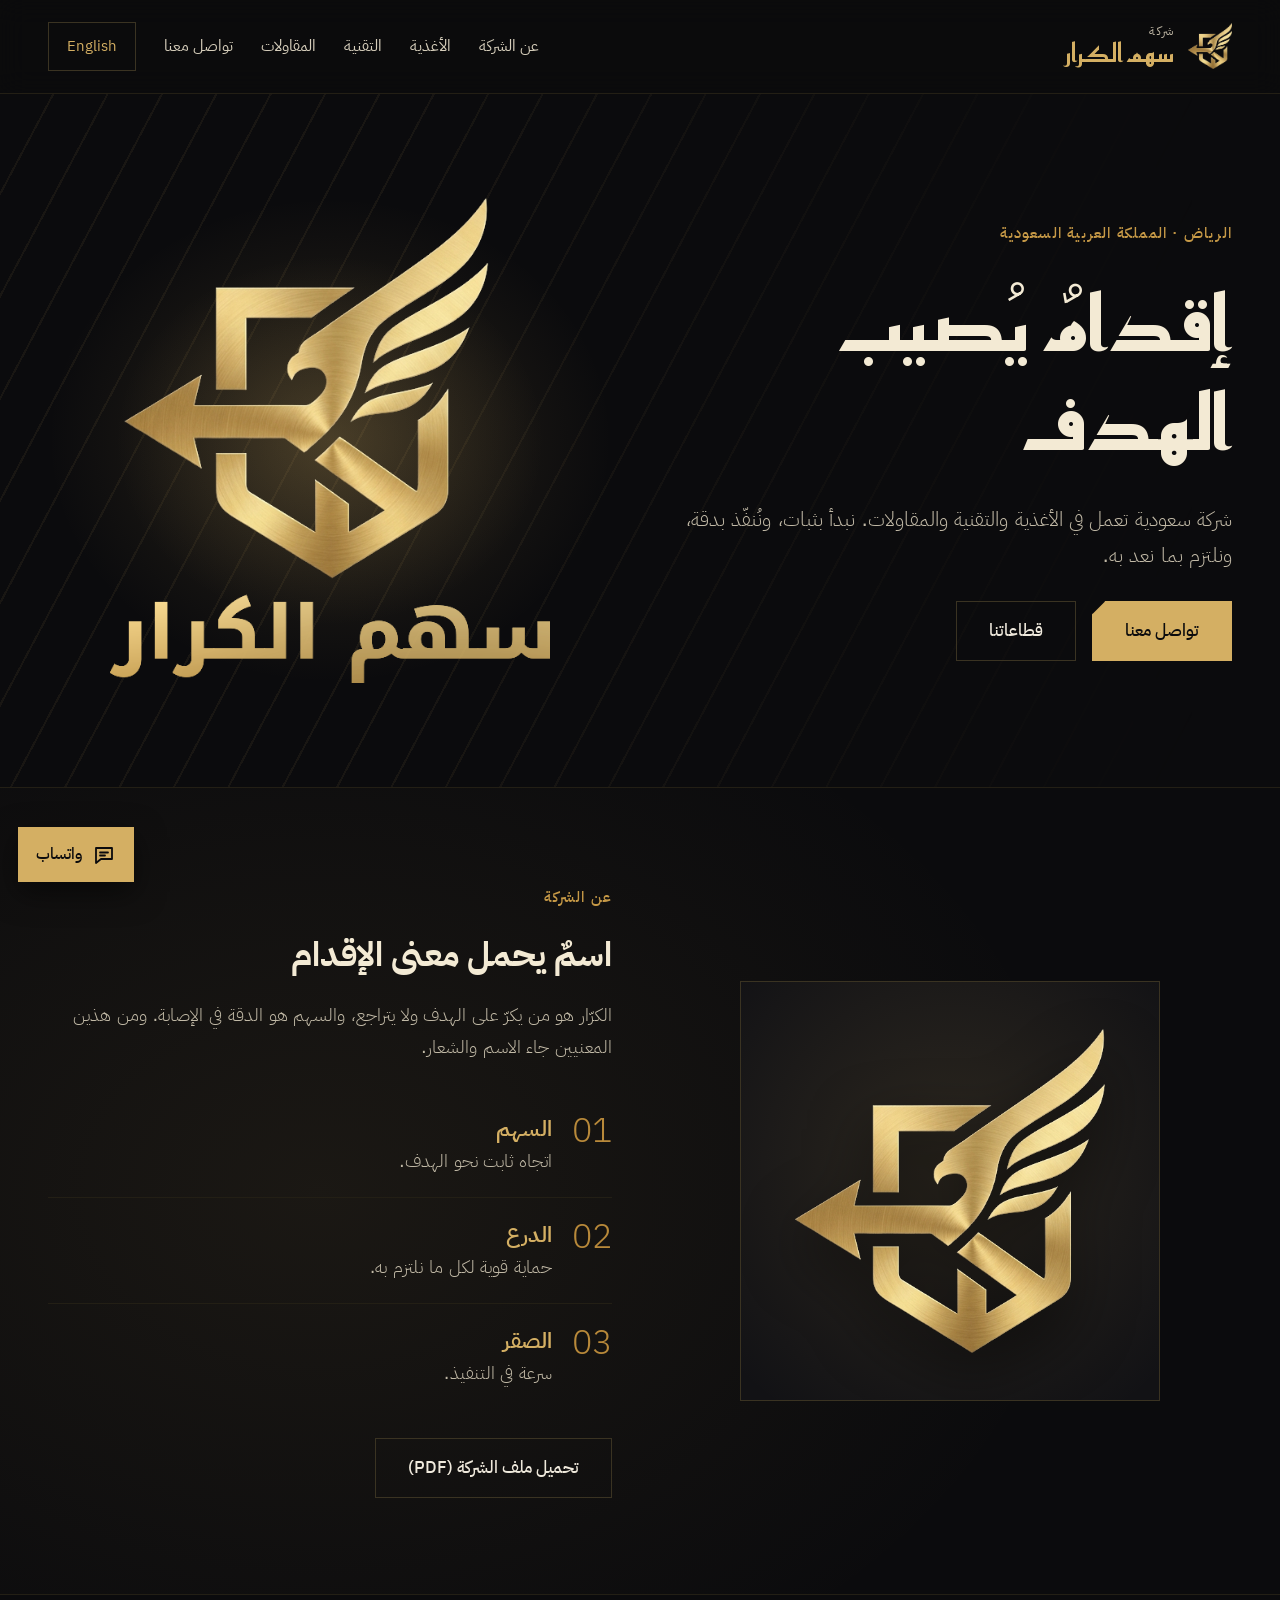
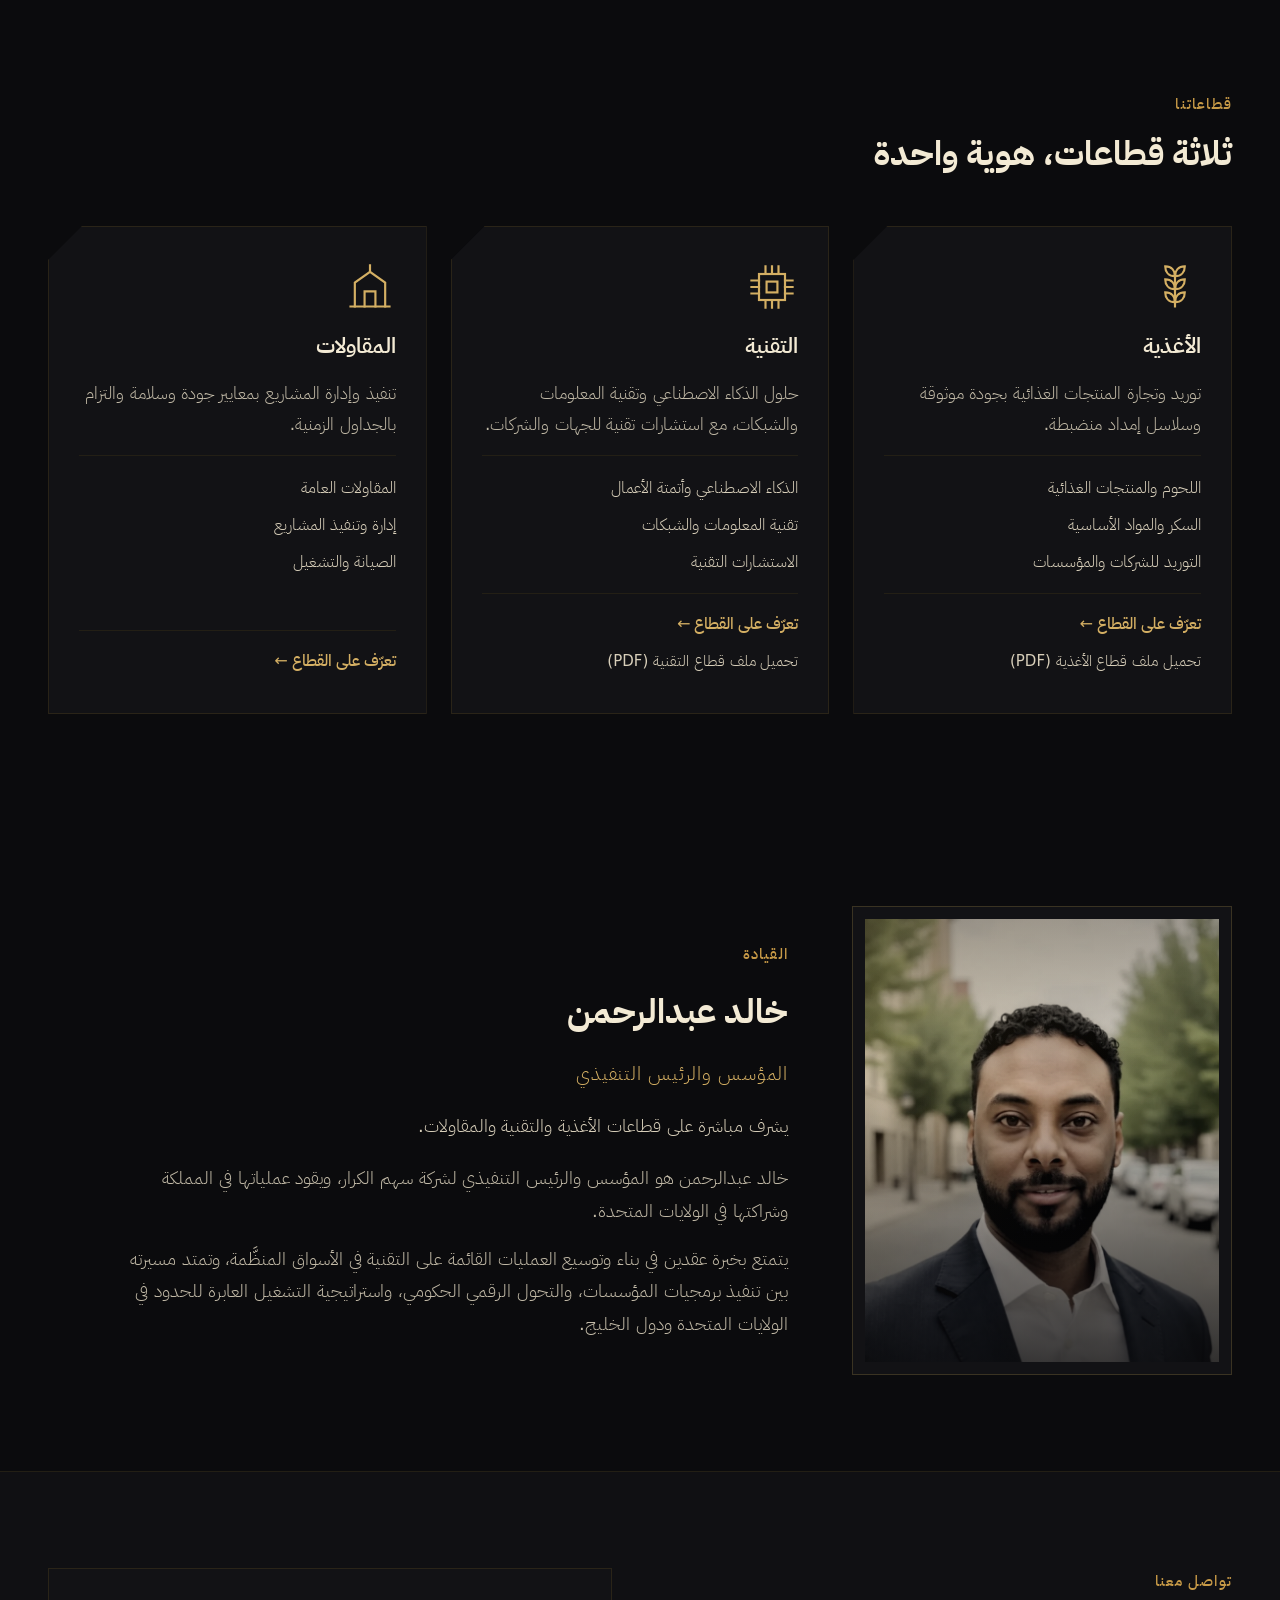
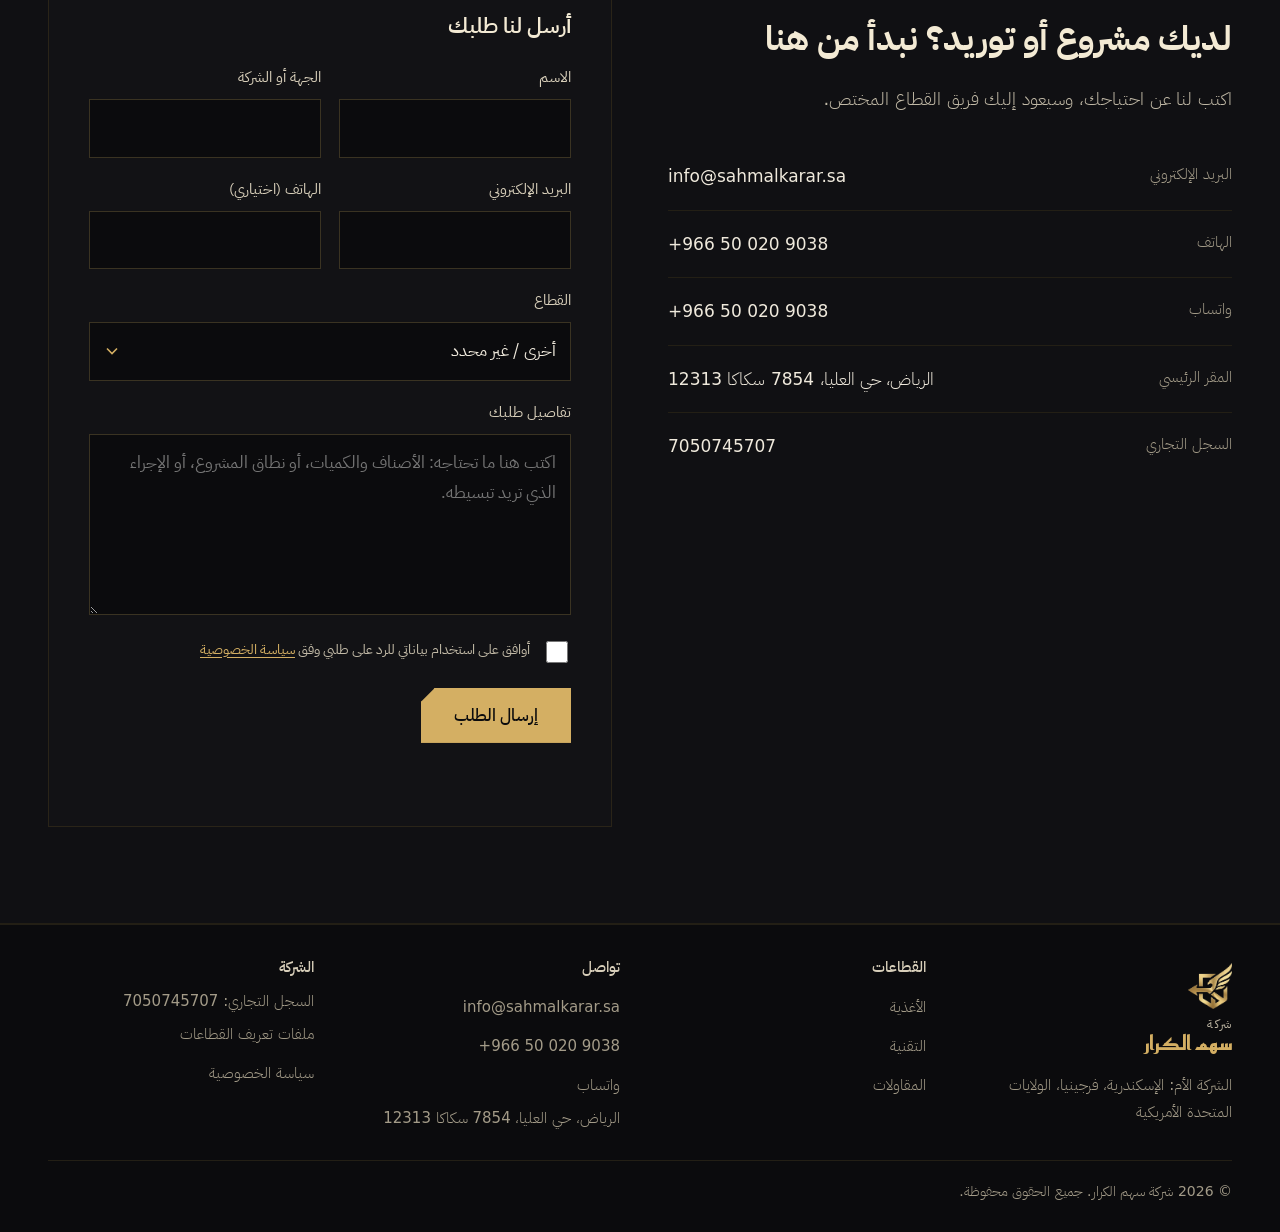
<file: index.html>
<!doctype html>
<html lang="ar" dir="rtl">
<head>
<meta charset="utf-8">
<meta name="viewport" content="width=device-width, initial-scale=1">
<title>شركة سهم الكرار | الأغذية والتقنية والمقاولات في المملكة العربية السعودية</title>
<meta name="description" content="شركة سهم الكرار شركة سعودية في الرياض تعمل في الأغذية والتقنية والمقاولات. نبدأ بثبات، ونُنفّذ بدقة، ونلتزم بما نعد به.">
<link rel="canonical" href="https://sahmalkarar.sa/">
<link rel="alternate" hreflang="ar" href="https://sahmalkarar.sa/">
<link rel="alternate" hreflang="en" href="https://sahmalkarar.sa/en/">
<link rel="alternate" hreflang="x-default" href="https://sahmalkarar.sa/">
<meta name="theme-color" content="#0b0b0d">
<meta property="og:type" content="website">
<meta property="og:site_name" content="شركة سهم الكرار">
<meta property="og:title" content="شركة سهم الكرار | الأغذية والتقنية والمقاولات في المملكة العربية السعودية">
<meta property="og:description" content="شركة سهم الكرار شركة سعودية في الرياض تعمل في الأغذية والتقنية والمقاولات. نبدأ بثبات، ونُنفّذ بدقة، ونلتزم بما نعد به.">
<meta property="og:url" content="https://sahmalkarar.sa/">
<meta property="og:image" content="https://sahmalkarar.sa/assets/img/og-image.png">
<meta property="og:image:width" content="1200">
<meta property="og:image:height" content="630">
<meta property="og:locale" content="ar_SA">
<meta property="og:locale:alternate" content="en_US">
<meta name="twitter:card" content="summary_large_image">
<meta name="twitter:title" content="شركة سهم الكرار | الأغذية والتقنية والمقاولات في المملكة العربية السعودية">
<meta name="twitter:description" content="شركة سهم الكرار شركة سعودية في الرياض تعمل في الأغذية والتقنية والمقاولات. نبدأ بثبات، ونُنفّذ بدقة، ونلتزم بما نعد به.">
<meta name="twitter:image" content="https://sahmalkarar.sa/assets/img/og-image.png">
<link rel="icon" href="/favicon.ico" sizes="any">
<link rel="icon" type="image/png" sizes="32x32" href="/assets/img/favicon-32.png">
<link rel="apple-touch-icon" href="/assets/img/apple-touch-icon.png">
<link rel="manifest" href="/site.webmanifest">
<link rel="preload" href="/assets/fonts/ibm-plex-sans-arabic-arabic-400-normal.woff2" as="font" type="font/woff2" crossorigin>
<link rel="preload" href="/assets/fonts/reem-kufi-arabic-700-normal.woff2" as="font" type="font/woff2" crossorigin>
<link rel="stylesheet" href="/assets/css/style.css?v=0e55f4c1">
<script>document.documentElement.classList.add("js")</script>
<script type="application/ld+json">{"@context": "https://schema.org", "@type": "Organization", "name": "Sahm Alkarar Company", "alternateName": "شركة سهم الكرار", "url": "https://sahmalkarar.sa/", "logo": "https://sahmalkarar.sa/assets/img/icon-512.png", "email": "info@sahmalkarar.sa", "telephone": "+966500209038", "address": {"@type": "PostalAddress", "streetAddress": "7854 Sakaka, Al Olaya", "addressLocality": "Riyadh", "postalCode": "12313", "addressCountry": "SA"}, "areaServed": "SA", "identifier": "7050745707"}</script>
</head>
<body>
<a class="skip" href="#main">انتقل إلى المحتوى</a>
<header class="site">
  <a class="brand" href="/" aria-label="شركة سهم الكرار - الرئيسية"><img src="/assets/img/mark.png" alt="" width="46" height="48"><span class="brand-txt"><span class="brand-name">سهم الكرار</span><span class="brand-co">شركة</span></span></a>
  <button class="menu-btn" type="button" hidden aria-label="القائمة" aria-expanded="false" aria-controls="site-nav" data-open="القائمة" data-close="إغلاق القائمة"><span class="bars" aria-hidden="true"></span></button>
  <nav class="main" id="site-nav" aria-label="التنقل الرئيسي">
    <a href="/#about">عن الشركة</a>
    <a href="/food/">الأغذية</a><a href="/technology/">التقنية</a><a href="/contracting/">المقاولات</a>
    <a href="/#contact">تواصل معنا</a>
    <a class="lang" href="/en/" hreflang="en" lang="en">English</a>
  </nav>
</header>
<main id="main">
<section class="hero">
  <div class="wrap cols" style="align-items:center">
    <div class="stack g28">
      <p class="eyebrow">الرياض · المملكة العربية السعودية</p>
      <h1>إقدامٌ يُصيب الهدف</h1>
      <p class="lead">شركة سعودية تعمل في الأغذية والتقنية والمقاولات. نبدأ بثبات، ونُنفّذ بدقة، ونلتزم بما نعد به.</p>
      <div class="btns"><a class="btn gold" href="#contact">تواصل معنا</a><a class="btn" href="#divisions">قطاعاتنا</a></div>
    </div>
    <div class="hero-art"><div class="emb"><img src="/assets/img/logo-ar.png" alt="شعار سهم الكرار" width="440" height="486" fetchpriority="high"><span class="sheen" style="--m:url(/assets/img/logo-ar.png)" aria-hidden="true"></span></div></div>
  </div>
</section>
<section id="about" class="story alt"><div class="wrap cols" style="align-items:center">
  <div class="mark-crop" aria-hidden="true"><img src="/assets/img/mark.png" alt="" width="447" height="468" loading="lazy"></div>
  <div class="stack g28"><div class="stack g20"><p class="eyebrow">عن الشركة</p><h2>اسمٌ يحمل معنى الإقدام</h2><p class="muted">الكرّار هو من يكرّ على الهدف ولا يتراجع، والسهم هو الدقة في الإصابة. ومن هذين المعنيين جاء الاسم والشعار.</p></div><ol class="story-list"><li data-k="arrow"><span class="n" aria-hidden="true">01</span><h3>السهم</h3><p>اتجاه ثابت نحو الهدف.</p></li><li data-k="shield"><span class="n" aria-hidden="true">02</span><h3>الدرع</h3><p>حماية قوية لكل ما نلتزم به.</p></li><li data-k="falcon"><span class="n" aria-hidden="true">03</span><h3>الصقر</h3><p>سرعة في التنفيذ.</p></li></ol>
  <div class="btns"><a class="btn" href="/downloads/Sahm-Alkarar-Company-Profile-AR.pdf" download>تحميل ملف الشركة (PDF)</a></div></div>
</div></section>
<section id="divisions">
  <div class="wrap stack g48">
    <div class="stack g12" style="max-width:640px"><p class="eyebrow">قطاعاتنا</p><h2>ثلاثة قطاعات، هوية واحدة</h2></div>
    <div class="cards"><div class="card link"><svg class="icon" viewBox="0 0 48 48" aria-hidden="true"><path d="M24 42V14"/><path d="M24 14c-6 0-9-4-9-9 6 0 9 4 9 9z"/><path d="M24 14c6 0 9-4 9-9-6 0-9 4-9 9z"/><path d="M24 26c-6 0-9-4-9-9 6 0 9 4 9 9z"/><path d="M24 26c6 0 9-4 9-9-6 0-9 4-9 9z"/><path d="M24 38c-6 0-9-4-9-9 6 0 9 4 9 9z"/><path d="M24 38c6 0 9-4 9-9-6 0-9 4-9 9z"/></svg><h3>الأغذية</h3><p>توريد وتجارة المنتجات الغذائية بجودة موثوقة وسلاسل إمداد منضبطة.</p><ul><li>اللحوم والمنتجات الغذائية</li><li>السكر والمواد الأساسية</li><li>التوريد للشركات والمؤسسات</li></ul><div class="foot"><a class="more stretch" href="/food/">تعرّف على القطاع ←</a><a class="pdf" href="/downloads/Sahm-Alkarar-Food-Profile-AR.pdf" download>تحميل ملف قطاع الأغذية (PDF)</a></div></div>
<div class="card link"><svg class="icon" viewBox="0 0 48 48" aria-hidden="true"><rect x="12" y="12" width="24" height="24"/><rect x="19" y="19" width="10" height="10"/><path d="M18 12V5M24 12V5M30 12V5M18 43v-7M24 43v-7M30 43v-7M12 18H5M12 24H5M12 30H5M43 18h-7M43 24h-7M43 30h-7"/></svg><h3>التقنية</h3><p>حلول الذكاء الاصطناعي وتقنية المعلومات والشبكات، مع استشارات تقنية للجهات والشركات.</p><ul><li>الذكاء الاصطناعي وأتمتة الأعمال</li><li>تقنية المعلومات والشبكات</li><li>الاستشارات التقنية</li></ul><div class="foot"><a class="more stretch" href="/technology/">تعرّف على القطاع ←</a><a class="pdf" href="/downloads/Sahm-Alkarar-Technology-Profile-AR.pdf" download>تحميل ملف قطاع التقنية (PDF)</a></div></div>
<div class="card link"><svg class="icon" viewBox="0 0 48 48" aria-hidden="true"><path d="M6 42h36"/><path d="M10 42V20l14-10 14 10v22"/><path d="M19 42V28h10v14"/><path d="M24 10V4"/></svg><h3>المقاولات</h3><p>تنفيذ وإدارة المشاريع بمعايير جودة وسلامة والتزام بالجداول الزمنية.</p><ul><li>المقاولات العامة</li><li>إدارة وتنفيذ المشاريع</li><li>الصيانة والتشغيل</li></ul><div class="foot"><a class="more stretch" href="/contracting/">تعرّف على القطاع ←</a></div></div>
</div>
  </div>
</section>
<section id="founder"><div class="wrap founder">
  <figure class="ph"><img src="/assets/img/founder.webp" alt="خالد عبدالرحمن، المؤسس والرئيس التنفيذي لشركة سهم الكرار" width="720" height="900" loading="lazy"></figure>
  <div class="stack g20"><p class="eyebrow">القيادة</p><h2>خالد عبدالرحمن</h2><p class="role">المؤسس والرئيس التنفيذي</p><p class="lead-line">يشرف مباشرة على قطاعات الأغذية والتقنية والمقاولات.</p><div class="bio stack g16 muted"><p>خالد عبدالرحمن هو المؤسس والرئيس التنفيذي لشركة سهم الكرار، ويقود عملياتها في المملكة وشراكتها في الولايات المتحدة.</p><p>يتمتع بخبرة عقدين في بناء وتوسيع العمليات القائمة على التقنية في الأسواق المنظَّمة، وتمتد مسيرته بين تنفيذ برمجيات المؤسسات، والتحول الرقمي الحكومي، واستراتيجية التشغيل العابرة للحدود في الولايات المتحدة ودول الخليج.</p></div></div>
</div></section>
<section id="contact" class="alt">
  <div class="wrap cols">
    <div class="stack g28"><div class="stack g20"><p class="eyebrow">تواصل معنا</p><h2>لديك مشروع أو توريد؟ نبدأ من هنا</h2><p class="muted">اكتب لنا عن احتياجك، وسيعود إليك فريق القطاع المختص.</p></div><dl class="rows">
  <div><dt>البريد الإلكتروني</dt><dd><a href="mailto:info@sahmalkarar.sa"><bdi>info@sahmalkarar.sa</bdi></a></dd></div>
  <div><dt>الهاتف</dt><dd><a href="tel:+966500209038"><bdi>+966 50 020 9038</bdi></a></dd></div>
  <div><dt>واتساب</dt><dd><a href="https://wa.me/966500209038?text=%D8%A7%D9%84%D8%B3%D9%84%D8%A7%D9%85%20%D8%B9%D9%84%D9%8A%D9%83%D9%85%D8%8C%20%D8%A3%D9%88%D8%AF%20%D8%A7%D9%84%D8%A7%D8%B3%D8%AA%D9%81%D8%B3%D8%A7%D8%B1%20%D8%B9%D9%86%20%D8%AE%D8%AF%D9%85%D8%A7%D8%AA%20%D8%B4%D8%B1%D9%83%D8%A9%20%D8%B3%D9%87%D9%85%20%D8%A7%D9%84%D9%83%D8%B1%D8%A7%D8%B1." target="_blank" rel="noopener"><bdi>+966 50 020 9038</bdi></a></dd></div>
  <div><dt>المقر الرئيسي</dt><dd>الرياض، حي العليا، 7854 سكاكا 12313</dd></div>
  <div><dt>السجل التجاري</dt><dd><bdi>7050745707</bdi></dd></div>
</dl></div>
    <form class="form" id="f-home" method="post" action="https://api.web3forms.com/submit" data-endpoint="https://api.web3forms.com/submit" data-key="843ee7ab-d506-48fc-a351-fb3d3ba869f9" data-subject="طلب جديد من الموقع" data-ok="وصلنا طلبك، وسيعود إليك فريق القطاع المختص." data-err="تعذر الإرسال. أرسل لنا على البريد مباشرة: info@sahmalkarar.sa" data-sending="جارٍ الإرسال..." data-req="هذا الحقل مطلوب" novalidate>
  <h3>أرسل لنا طلبك</h3>
  <div class="fields">
    <label for="f-home-name">الاسم<input id="f-home-name" name="name" type="text" autocomplete="name" required></label>
    <label for="f-home-org">الجهة أو الشركة<input id="f-home-org" name="organization" type="text" autocomplete="organization"></label>
    <label for="f-home-email">البريد الإلكتروني<input id="f-home-email" name="email" type="email" autocomplete="email" dir="ltr" required></label>
    <label for="f-home-phone">الهاتف (اختياري)<input id="f-home-phone" name="phone" type="tel" autocomplete="tel" dir="ltr"></label>
    <label for="f-home-div" class="full">القطاع<select id="f-home-div" name="division"><option value="food">الأغذية</option><option value="technology">التقنية</option><option value="contracting">المقاولات</option><option value="" selected>أخرى / غير محدد</option></select></label>
    <label for="f-home-msg" class="full">تفاصيل طلبك<textarea id="f-home-msg" name="message" rows="5" placeholder="اكتب هنا ما تحتاجه: الأصناف والكميات، أو نطاق المشروع، أو الإجراء الذي تريد تبسيطه." required></textarea></label>
  </div>
  <input class="hp" type="text" name="_gotcha" tabindex="-1" autocomplete="off" aria-hidden="true">
  <label class="consent" for="f-home-ok"><input id="f-home-ok" name="consent" type="checkbox" required><span>أوافق على استخدام بياناتي للرد على طلبي وفق <a href="/privacy/">سياسة الخصوصية</a></span></label>
  <div class="actions"><button class="btn gold" type="submit">إرسال الطلب</button></div>
  <p class="status" role="status" aria-live="polite"></p>
</form>
  </div>
</section>
</main>
<footer class="site">
  <div class="wrap">
    <div class="stack g12"><a class="brand" href="/"><img src="/assets/img/mark.png" alt="" width="34" height="36" loading="lazy"><span class="brand-txt"><span class="brand-name" style="font-size:20px">سهم الكرار</span><span class="brand-co">شركة</span></span></a>
      <p>الشركة الأم: الإسكندرية، فرجينيا، الولايات المتحدة الأمريكية</p></div>
    <div><h2>القطاعات</h2><ul><li><a href="/food/">الأغذية</a></li><li><a href="/technology/">التقنية</a></li><li><a href="/contracting/">المقاولات</a></li></ul></div>
    <div><h2>تواصل</h2><ul>
      <li><a href="mailto:info@sahmalkarar.sa"><bdi>info@sahmalkarar.sa</bdi></a></li>
      <li><a href="tel:+966500209038"><bdi>+966 50 020 9038</bdi></a></li>
      <li><a href="https://wa.me/966500209038?text=%D8%A7%D9%84%D8%B3%D9%84%D8%A7%D9%85%20%D8%B9%D9%84%D9%8A%D9%83%D9%85%D8%8C%20%D8%A3%D9%88%D8%AF%20%D8%A7%D9%84%D8%A7%D8%B3%D8%AA%D9%81%D8%B3%D8%A7%D8%B1%20%D8%B9%D9%86%20%D8%AE%D8%AF%D9%85%D8%A7%D8%AA%20%D8%B4%D8%B1%D9%83%D8%A9%20%D8%B3%D9%87%D9%85%20%D8%A7%D9%84%D9%83%D8%B1%D8%A7%D8%B1." target="_blank" rel="noopener">واتساب</a></li>
      <li>الرياض، حي العليا، 7854 سكاكا 12313</li></ul></div>
    <div><h2>الشركة</h2><ul>
      <li>السجل التجاري: <bdi>7050745707</bdi></li>
      <li><a href="/#divisions">ملفات تعريف القطاعات</a></li>
      <li><a href="/privacy/">سياسة الخصوصية</a></li></ul></div>
    <p class="fine">© 2026 شركة سهم الكرار. جميع الحقوق محفوظة.</p>
  </div>
</footer>
<a class="wa" href="https://wa.me/966500209038?text=%D8%A7%D9%84%D8%B3%D9%84%D8%A7%D9%85%20%D8%B9%D9%84%D9%8A%D9%83%D9%85%D8%8C%20%D8%A3%D9%88%D8%AF%20%D8%A7%D9%84%D8%A7%D8%B3%D8%AA%D9%81%D8%B3%D8%A7%D8%B1%20%D8%B9%D9%86%20%D8%AE%D8%AF%D9%85%D8%A7%D8%AA%20%D8%B4%D8%B1%D9%83%D8%A9%20%D8%B3%D9%87%D9%85%20%D8%A7%D9%84%D9%83%D8%B1%D8%A7%D8%B1." target="_blank" rel="noopener" aria-label="تواصل معنا عبر واتساب"><svg viewBox="0 0 24 24" aria-hidden="true"><path d="M4 5h16v11H9l-5 4z"/><path d="M8 9.5h8M8 12.5h5"/></svg><span>واتساب</span></a>
<script src="/assets/js/main.js?v=3205c715" defer></script>
</body></html>
</file>
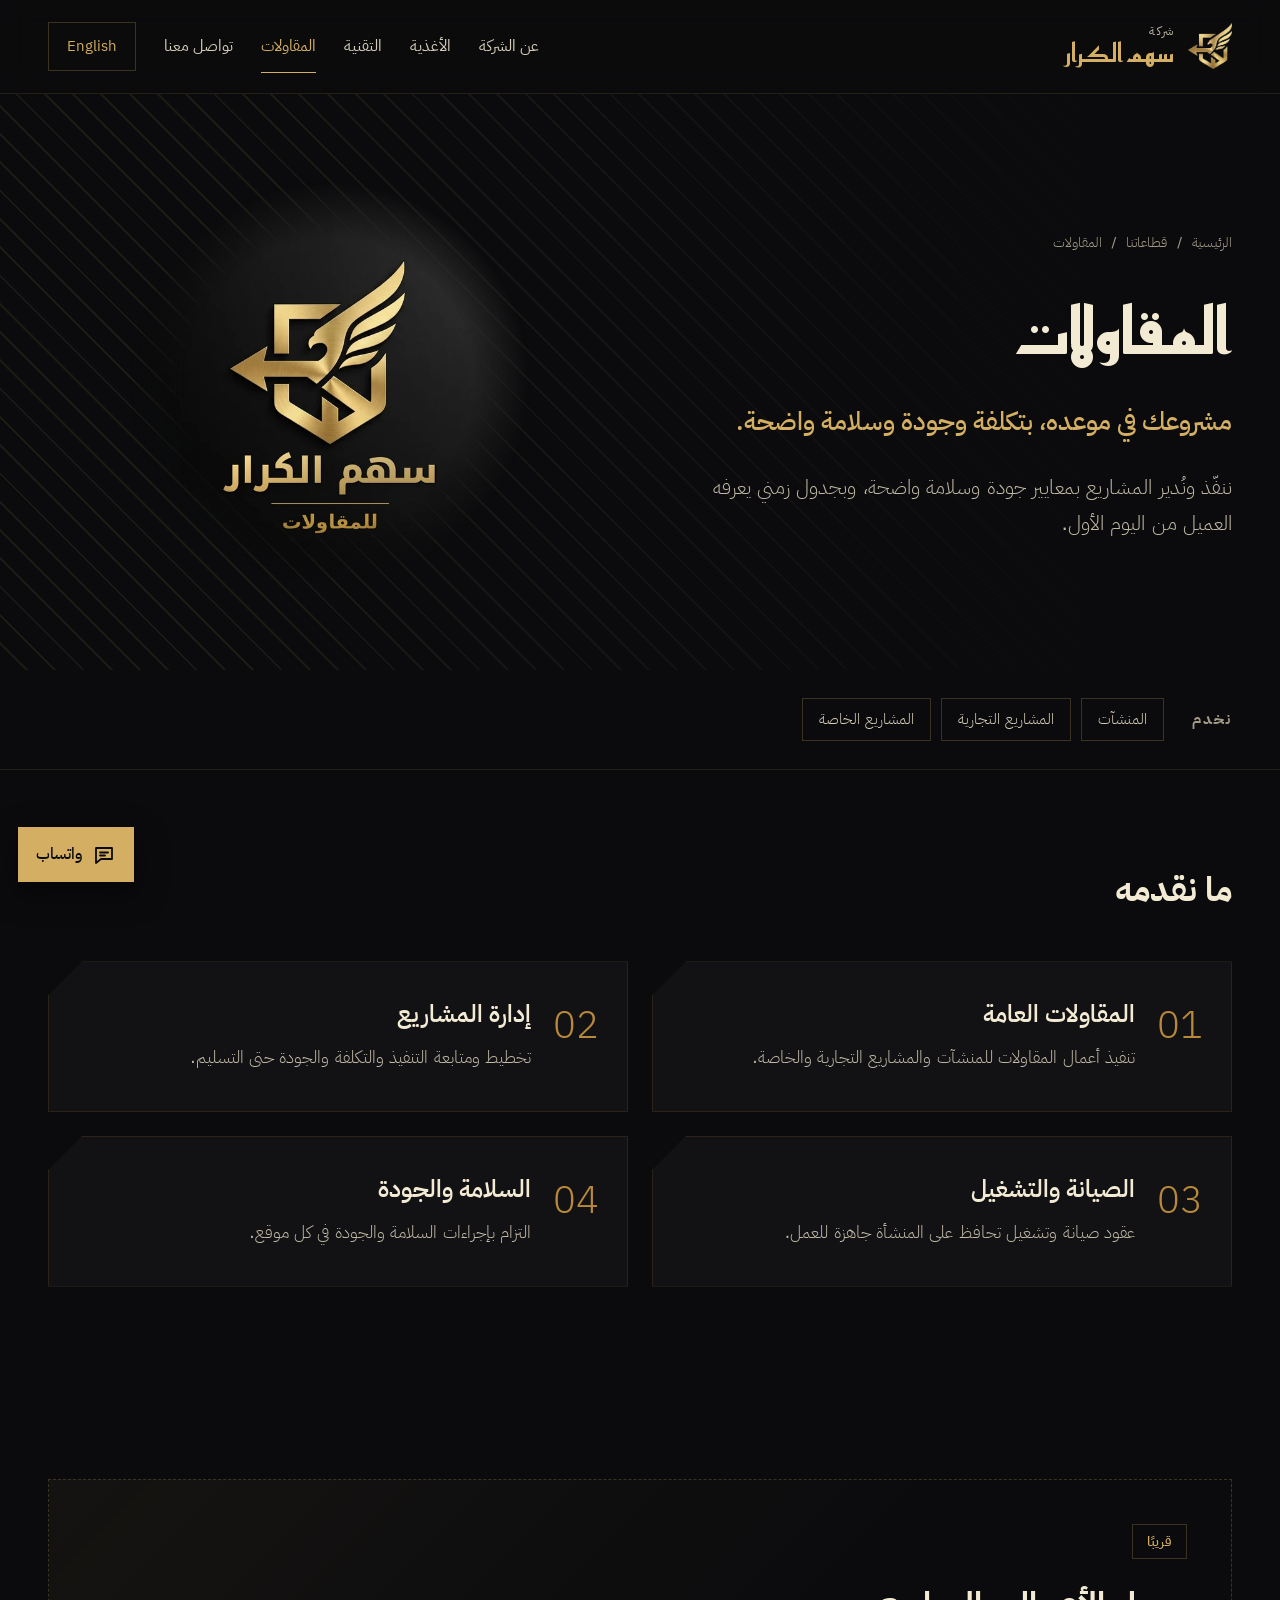
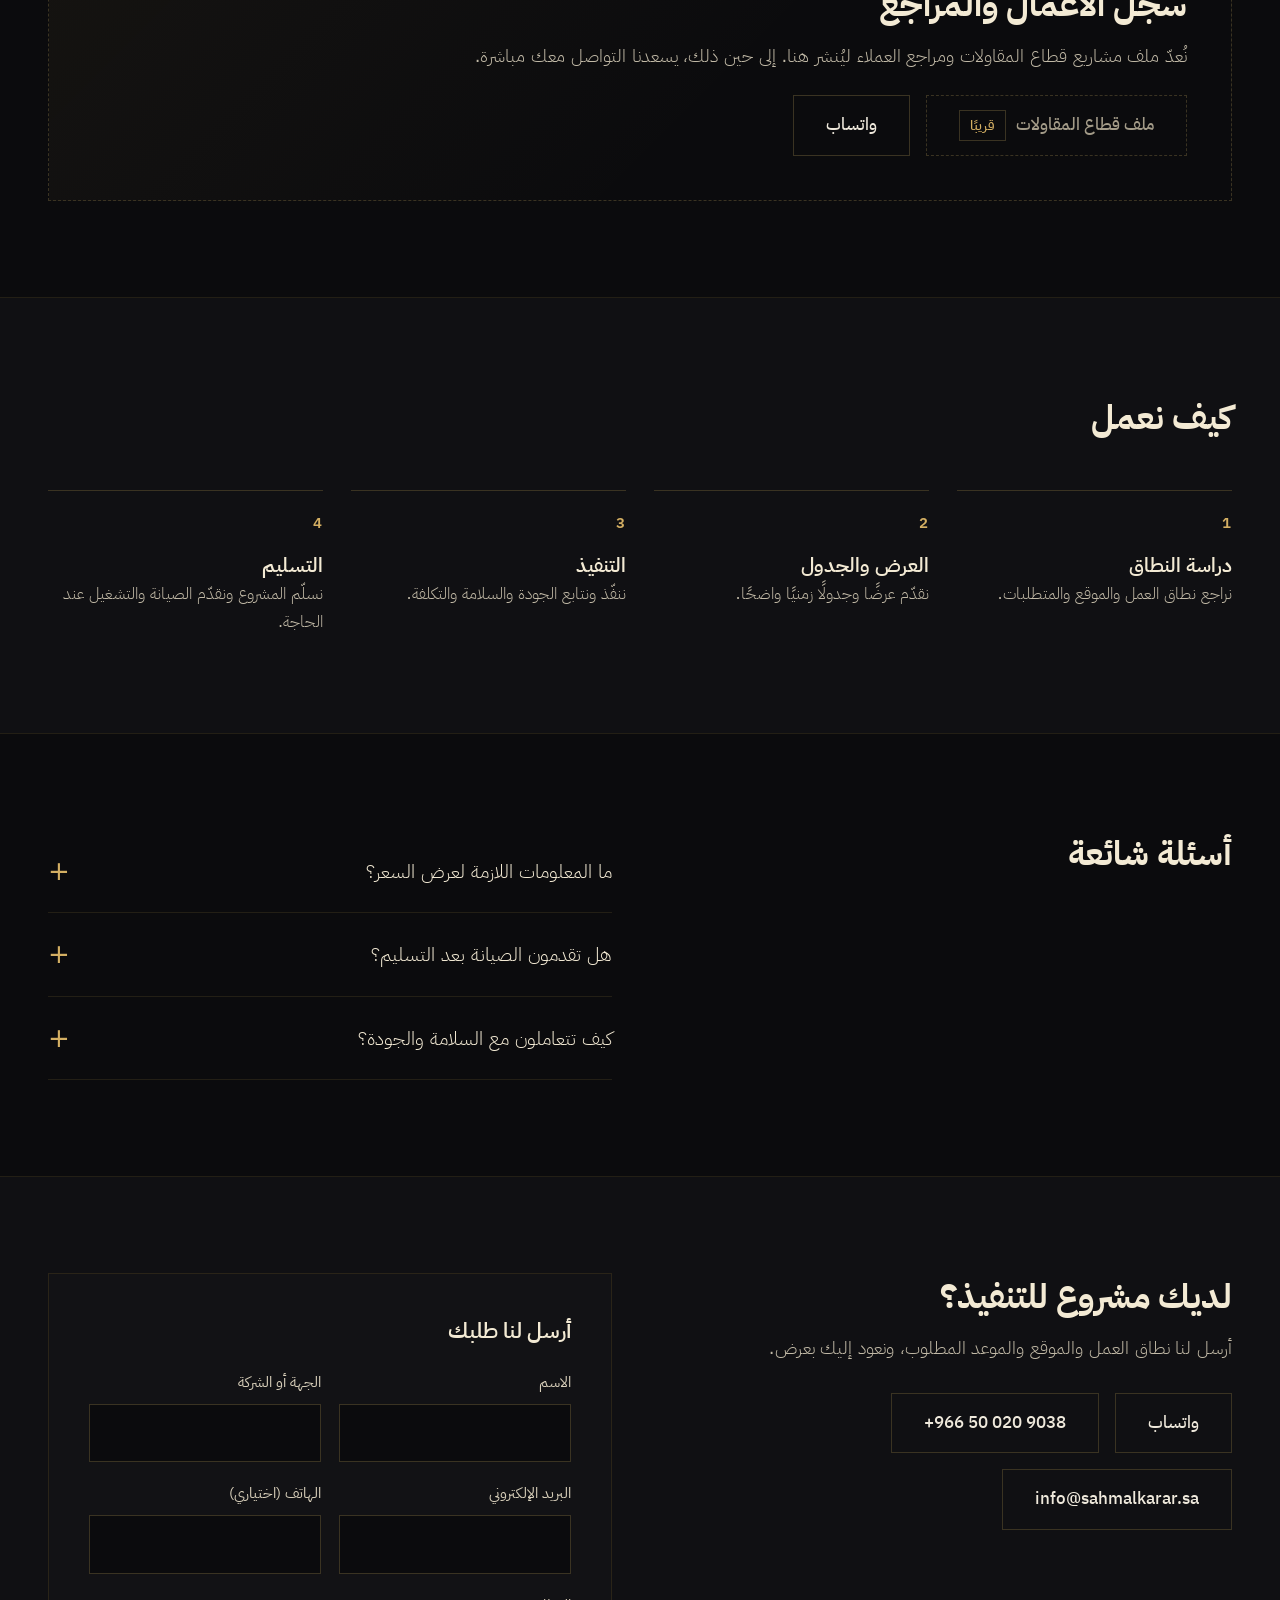
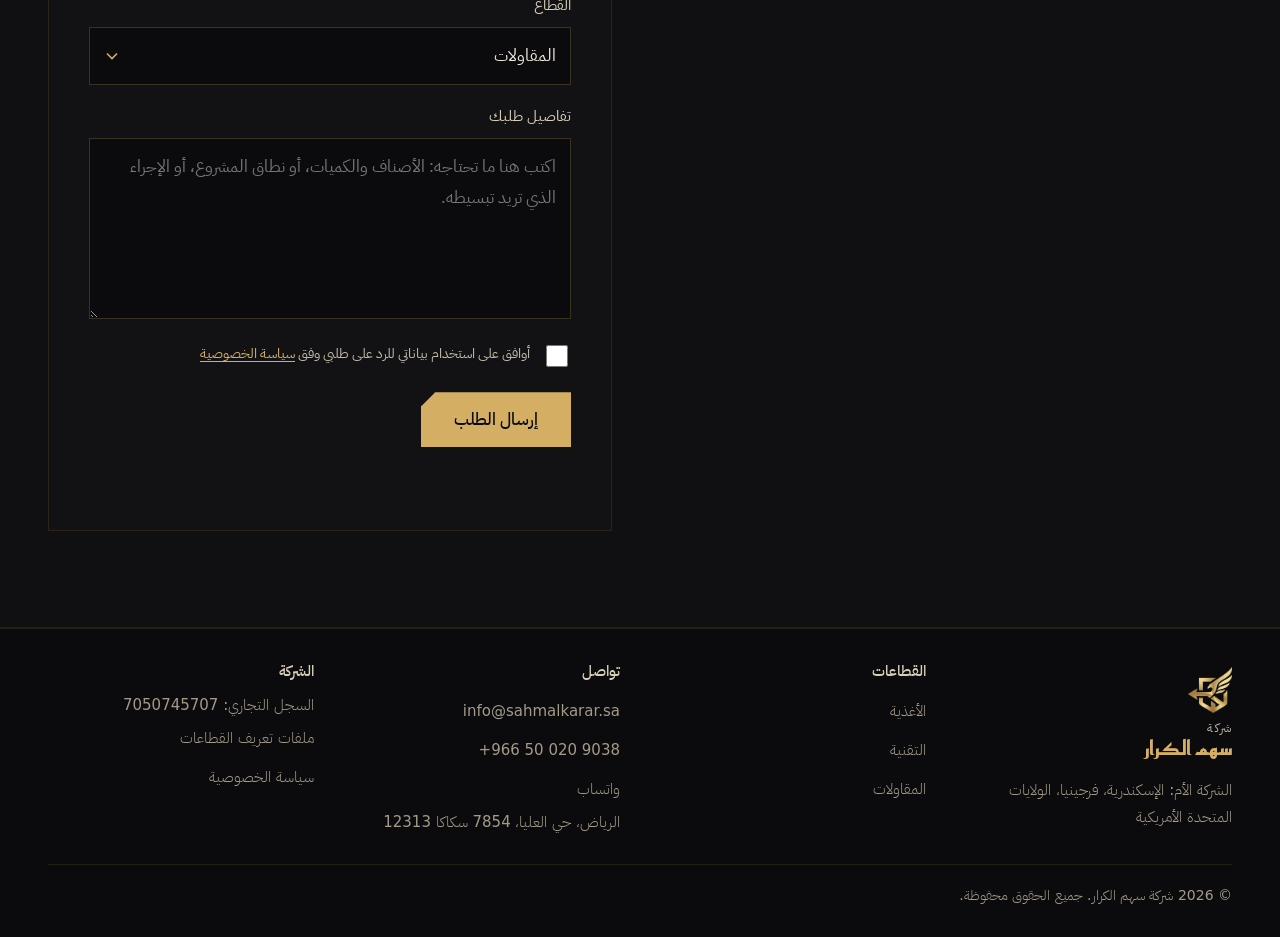
<file: contracting/index.html>
<!doctype html>
<html lang="ar" dir="rtl">
<head>
<meta charset="utf-8">
<meta name="viewport" content="width=device-width, initial-scale=1">
<title>المقاولات العامة وإدارة المشاريع والصيانة في الرياض | شركة سهم الكرار</title>
<meta name="description" content="قطاع المقاولات في شركة سهم الكرار: مقاولات عامة وإدارة وتنفيذ المشاريع والصيانة والتشغيل بمعايير جودة وسلامة والتزام بالجداول الزمنية في المملكة العربية السعودية.">
<link rel="canonical" href="https://sahmalkarar.sa/contracting/">
<link rel="alternate" hreflang="ar" href="https://sahmalkarar.sa/contracting/">
<link rel="alternate" hreflang="en" href="https://sahmalkarar.sa/en/contracting/">
<link rel="alternate" hreflang="x-default" href="https://sahmalkarar.sa/contracting/">
<meta name="theme-color" content="#0b0b0d">
<meta property="og:type" content="website">
<meta property="og:site_name" content="شركة سهم الكرار">
<meta property="og:title" content="المقاولات العامة وإدارة المشاريع والصيانة في الرياض | شركة سهم الكرار">
<meta property="og:description" content="قطاع المقاولات في شركة سهم الكرار: مقاولات عامة وإدارة وتنفيذ المشاريع والصيانة والتشغيل بمعايير جودة وسلامة والتزام بالجداول الزمنية في المملكة العربية السعودية.">
<meta property="og:url" content="https://sahmalkarar.sa/contracting/">
<meta property="og:image" content="https://sahmalkarar.sa/assets/img/og-image.png">
<meta property="og:image:width" content="1200">
<meta property="og:image:height" content="630">
<meta property="og:locale" content="ar_SA">
<meta property="og:locale:alternate" content="en_US">
<meta name="twitter:card" content="summary_large_image">
<meta name="twitter:title" content="المقاولات العامة وإدارة المشاريع والصيانة في الرياض | شركة سهم الكرار">
<meta name="twitter:description" content="قطاع المقاولات في شركة سهم الكرار: مقاولات عامة وإدارة وتنفيذ المشاريع والصيانة والتشغيل بمعايير جودة وسلامة والتزام بالجداول الزمنية في المملكة العربية السعودية.">
<meta name="twitter:image" content="https://sahmalkarar.sa/assets/img/og-image.png">
<link rel="icon" href="/favicon.ico" sizes="any">
<link rel="icon" type="image/png" sizes="32x32" href="/assets/img/favicon-32.png">
<link rel="apple-touch-icon" href="/assets/img/apple-touch-icon.png">
<link rel="manifest" href="/site.webmanifest">
<link rel="preload" href="/assets/fonts/ibm-plex-sans-arabic-arabic-400-normal.woff2" as="font" type="font/woff2" crossorigin>
<link rel="preload" href="/assets/fonts/reem-kufi-arabic-700-normal.woff2" as="font" type="font/woff2" crossorigin>
<link rel="stylesheet" href="/assets/css/style.css?v=0e55f4c1">
<script>document.documentElement.classList.add("js")</script>
<script type="application/ld+json">{"@context": "https://schema.org", "@type": "BreadcrumbList", "itemListElement": [{"@type": "ListItem", "position": 1, "name": "الرئيسية", "item": "https://sahmalkarar.sa/"}, {"@type": "ListItem", "position": 2, "name": "المقاولات", "item": "https://sahmalkarar.sa/contracting/"}]}</script>
<script type="application/ld+json">{"@context": "https://schema.org", "@type": "FAQPage", "mainEntity": [{"@type": "Question", "name": "ما المعلومات اللازمة لعرض السعر؟", "acceptedAnswer": {"@type": "Answer", "text": "نطاق العمل والموقع والموعد المطلوب، وأي مخططات أو متطلبات متوفرة."}}, {"@type": "Question", "name": "هل تقدمون الصيانة بعد التسليم؟", "acceptedAnswer": {"@type": "Answer", "text": "نعم، نقدّم عقود صيانة وتشغيل تبقي المنشأة جاهزة للعمل."}}, {"@type": "Question", "name": "كيف تتعاملون مع السلامة والجودة؟", "acceptedAnswer": {"@type": "Answer", "text": "نلتزم بإجراءات السلامة والجودة في كل موقع ونتابعها خلال التنفيذ."}}]}</script>
</head>
<body>
<a class="skip" href="#main">انتقل إلى المحتوى</a>
<header class="site">
  <a class="brand" href="/" aria-label="شركة سهم الكرار - الرئيسية"><img src="/assets/img/mark.png" alt="" width="46" height="48"><span class="brand-txt"><span class="brand-name">سهم الكرار</span><span class="brand-co">شركة</span></span></a>
  <button class="menu-btn" type="button" hidden aria-label="القائمة" aria-expanded="false" aria-controls="site-nav" data-open="القائمة" data-close="إغلاق القائمة"><span class="bars" aria-hidden="true"></span></button>
  <nav class="main" id="site-nav" aria-label="التنقل الرئيسي">
    <a href="/#about">عن الشركة</a>
    <a href="/food/">الأغذية</a><a href="/technology/">التقنية</a><a href="/contracting/" aria-current="page">المقاولات</a>
    <a href="/#contact">تواصل معنا</a>
    <a class="lang" href="/en/contracting/" hreflang="en" lang="en">English</a>
  </nav>
</header>
<main id="main">
<section class="page-hero d-contracting">
  <div class="wrap cols" style="align-items:center">
    <div class="stack g28">
    <nav class="crumbs" aria-label="مسار التصفح"><a href="/">الرئيسية</a><span aria-hidden="true">/</span><a href="/#divisions">قطاعاتنا</a><span aria-hidden="true">/</span><span aria-current="page">المقاولات</span></nav>
    <h1>المقاولات</h1>
    <p class="hook">مشروعك في موعده، بتكلفة وجودة وسلامة واضحة.</p>
    <p class="lead">ننفّذ ونُدير المشاريع بمعايير جودة وسلامة واضحة، وبجدول زمني يعرفه العميل من اليوم الأول.</p>
    </div>
    <div class="div-logo"><img src="/assets/img/div-contracting-ar.webp" alt="سهم الكرار - المقاولات" width="640" height="640" fetchpriority="high"></div>
  </div>
</section>
<section class="serve"><div class="wrap serve-row"><h2>نخدم</h2><ul class="chips"><li>المنشآت</li><li>المشاريع التجارية</li><li>المشاريع الخاصة</li></ul></div></section>
<section>
  <div class="wrap stack g48">
    <h2>ما نقدمه</h2>
    <div class="cards cards-contracting"><div class="card"><h3 style="font-size:24px">المقاولات العامة</h3><p style="margin-top:10px">تنفيذ أعمال المقاولات للمنشآت والمشاريع التجارية والخاصة.</p></div><div class="card"><h3 style="font-size:24px">إدارة المشاريع</h3><p style="margin-top:10px">تخطيط ومتابعة التنفيذ والتكلفة والجودة حتى التسليم.</p></div><div class="card"><h3 style="font-size:24px">الصيانة والتشغيل</h3><p style="margin-top:10px">عقود صيانة وتشغيل تحافظ على المنشأة جاهزة للعمل.</p></div><div class="card"><h3 style="font-size:24px">السلامة والجودة</h3><p style="margin-top:10px">التزام بإجراءات السلامة والجودة في كل موقع.</p></div></div>
  </div>
</section>
<section id="proof"><div class="wrap"><div class="proof"><span class="tag">قريبًا</span><div class="stack g12"><h2>سجل الأعمال والمراجع</h2><p class="muted">نُعدّ ملف مشاريع قطاع المقاولات ومراجع العملاء ليُنشر هنا. إلى حين ذلك، يسعدنا التواصل معك مباشرة.</p></div>
  <div class="btns"><span class="btn soon" aria-disabled="true">ملف قطاع المقاولات <em>قريبًا</em></span><a class="btn" href="https://wa.me/966500209038?text=%D8%A7%D9%84%D8%B3%D9%84%D8%A7%D9%85%20%D8%B9%D9%84%D9%8A%D9%83%D9%85%D8%8C%20%D8%A3%D9%88%D8%AF%20%D8%B7%D9%84%D8%A8%20%D8%B9%D8%B1%D8%B6%20%D8%B3%D8%B9%D8%B1%20%D9%85%D9%86%20%D9%82%D8%B7%D8%A7%D8%B9%20%D8%A7%D9%84%D9%85%D9%82%D8%A7%D9%88%D9%84%D8%A7%D8%AA%20%D9%81%D9%8A%20%D8%B4%D8%B1%D9%83%D8%A9%20%D8%B3%D9%87%D9%85%20%D8%A7%D9%84%D9%83%D8%B1%D8%A7%D8%B1." target="_blank" rel="noopener">واتساب</a></div></div></div></section>
<section id="how" class="alt"><div class="wrap stack g48"><h2>كيف نعمل</h2><ol class="steps"><li><span class="n" aria-hidden="true">1</span><div><h3>دراسة النطاق</h3><p>نراجع نطاق العمل والموقع والمتطلبات.</p></div></li><li><span class="n" aria-hidden="true">2</span><div><h3>العرض والجدول</h3><p>نقدّم عرضًا وجدولًا زمنيًا واضحًا.</p></div></li><li><span class="n" aria-hidden="true">3</span><div><h3>التنفيذ</h3><p>ننفّذ ونتابع الجودة والسلامة والتكلفة.</p></div></li><li><span class="n" aria-hidden="true">4</span><div><h3>التسليم</h3><p>نسلّم المشروع ونقدّم الصيانة والتشغيل عند الحاجة.</p></div></li></ol></div></section>
<section id="faq"><div class="wrap cols"><div class="stack g12"><h2>أسئلة شائعة</h2></div><div class="faq"><details><summary>ما المعلومات اللازمة لعرض السعر؟</summary><p>نطاق العمل والموقع والموعد المطلوب، وأي مخططات أو متطلبات متوفرة.</p></details><details><summary>هل تقدمون الصيانة بعد التسليم؟</summary><p>نعم، نقدّم عقود صيانة وتشغيل تبقي المنشأة جاهزة للعمل.</p></details><details><summary>كيف تتعاملون مع السلامة والجودة؟</summary><p>نلتزم بإجراءات السلامة والجودة في كل موقع ونتابعها خلال التنفيذ.</p></details></div></div></section>
<section id="request" class="alt">
  <div class="wrap cols">
    <div class="stack g28"><div class="stack g12"><h2>لديك مشروع للتنفيذ؟</h2><p class="muted">أرسل لنا نطاق العمل والموقع والموعد المطلوب، ونعود إليك بعرض.</p></div>
      <div class="btns"><a class="btn" href="https://wa.me/966500209038?text=%D8%A7%D9%84%D8%B3%D9%84%D8%A7%D9%85%20%D8%B9%D9%84%D9%8A%D9%83%D9%85%D8%8C%20%D8%A3%D9%88%D8%AF%20%D8%B7%D9%84%D8%A8%20%D8%B9%D8%B1%D8%B6%20%D8%B3%D8%B9%D8%B1%20%D9%85%D9%86%20%D9%82%D8%B7%D8%A7%D8%B9%20%D8%A7%D9%84%D9%85%D9%82%D8%A7%D9%88%D9%84%D8%A7%D8%AA%20%D9%81%D9%8A%20%D8%B4%D8%B1%D9%83%D8%A9%20%D8%B3%D9%87%D9%85%20%D8%A7%D9%84%D9%83%D8%B1%D8%A7%D8%B1." target="_blank" rel="noopener">واتساب</a><a class="btn" href="tel:+966500209038"><bdi>+966 50 020 9038</bdi></a><a class="btn" href="mailto:info@sahmalkarar.sa"><bdi>info@sahmalkarar.sa</bdi></a></div></div>
    <form class="form" id="f-contracting" method="post" action="https://api.web3forms.com/submit" data-endpoint="https://api.web3forms.com/submit" data-key="9719cf67-72d2-46e1-a6d7-01d7691a50a5" data-subject="طلب عرض سعر - قطاع المقاولات" data-ok="وصلنا طلبك، وسيعود إليك فريق القطاع المختص." data-err="تعذر الإرسال. أرسل لنا على البريد مباشرة: info@sahmalkarar.sa" data-sending="جارٍ الإرسال..." data-req="هذا الحقل مطلوب" novalidate>
  <h3>أرسل لنا طلبك</h3>
  <div class="fields">
    <label for="f-contracting-name">الاسم<input id="f-contracting-name" name="name" type="text" autocomplete="name" required></label>
    <label for="f-contracting-org">الجهة أو الشركة<input id="f-contracting-org" name="organization" type="text" autocomplete="organization"></label>
    <label for="f-contracting-email">البريد الإلكتروني<input id="f-contracting-email" name="email" type="email" autocomplete="email" dir="ltr" required></label>
    <label for="f-contracting-phone">الهاتف (اختياري)<input id="f-contracting-phone" name="phone" type="tel" autocomplete="tel" dir="ltr"></label>
    <label for="f-contracting-div" class="full">القطاع<select id="f-contracting-div" name="division"><option value="food">الأغذية</option><option value="technology">التقنية</option><option value="contracting" selected>المقاولات</option><option value="">أخرى / غير محدد</option></select></label>
    <label for="f-contracting-msg" class="full">تفاصيل طلبك<textarea id="f-contracting-msg" name="message" rows="5" placeholder="اكتب هنا ما تحتاجه: الأصناف والكميات، أو نطاق المشروع، أو الإجراء الذي تريد تبسيطه." required></textarea></label>
  </div>
  <input class="hp" type="text" name="_gotcha" tabindex="-1" autocomplete="off" aria-hidden="true">
  <label class="consent" for="f-contracting-ok"><input id="f-contracting-ok" name="consent" type="checkbox" required><span>أوافق على استخدام بياناتي للرد على طلبي وفق <a href="/privacy/">سياسة الخصوصية</a></span></label>
  <div class="actions"><button class="btn gold" type="submit">إرسال الطلب</button></div>
  <p class="status" role="status" aria-live="polite"></p>
</form>
  </div>
</section>
</main>
<footer class="site">
  <div class="wrap">
    <div class="stack g12"><a class="brand" href="/"><img src="/assets/img/mark.png" alt="" width="34" height="36" loading="lazy"><span class="brand-txt"><span class="brand-name" style="font-size:20px">سهم الكرار</span><span class="brand-co">شركة</span></span></a>
      <p>الشركة الأم: الإسكندرية، فرجينيا، الولايات المتحدة الأمريكية</p></div>
    <div><h2>القطاعات</h2><ul><li><a href="/food/">الأغذية</a></li><li><a href="/technology/">التقنية</a></li><li><a href="/contracting/">المقاولات</a></li></ul></div>
    <div><h2>تواصل</h2><ul>
      <li><a href="mailto:info@sahmalkarar.sa"><bdi>info@sahmalkarar.sa</bdi></a></li>
      <li><a href="tel:+966500209038"><bdi>+966 50 020 9038</bdi></a></li>
      <li><a href="https://wa.me/966500209038?text=%D8%A7%D9%84%D8%B3%D9%84%D8%A7%D9%85%20%D8%B9%D9%84%D9%8A%D9%83%D9%85%D8%8C%20%D8%A3%D9%88%D8%AF%20%D8%A7%D9%84%D8%A7%D8%B3%D8%AA%D9%81%D8%B3%D8%A7%D8%B1%20%D8%B9%D9%86%20%D8%AE%D8%AF%D9%85%D8%A7%D8%AA%20%D8%B4%D8%B1%D9%83%D8%A9%20%D8%B3%D9%87%D9%85%20%D8%A7%D9%84%D9%83%D8%B1%D8%A7%D8%B1." target="_blank" rel="noopener">واتساب</a></li>
      <li>الرياض، حي العليا، 7854 سكاكا 12313</li></ul></div>
    <div><h2>الشركة</h2><ul>
      <li>السجل التجاري: <bdi>7050745707</bdi></li>
      <li><a href="/#divisions">ملفات تعريف القطاعات</a></li>
      <li><a href="/privacy/">سياسة الخصوصية</a></li></ul></div>
    <p class="fine">© 2026 شركة سهم الكرار. جميع الحقوق محفوظة.</p>
  </div>
</footer>
<a class="wa" href="https://wa.me/966500209038?text=%D8%A7%D9%84%D8%B3%D9%84%D8%A7%D9%85%20%D8%B9%D9%84%D9%8A%D9%83%D9%85%D8%8C%20%D8%A3%D9%88%D8%AF%20%D8%A7%D9%84%D8%A7%D8%B3%D8%AA%D9%81%D8%B3%D8%A7%D8%B1%20%D8%B9%D9%86%20%D8%AE%D8%AF%D9%85%D8%A7%D8%AA%20%D8%B4%D8%B1%D9%83%D8%A9%20%D8%B3%D9%87%D9%85%20%D8%A7%D9%84%D9%83%D8%B1%D8%A7%D8%B1." target="_blank" rel="noopener" aria-label="تواصل معنا عبر واتساب"><svg viewBox="0 0 24 24" aria-hidden="true"><path d="M4 5h16v11H9l-5 4z"/><path d="M8 9.5h8M8 12.5h5"/></svg><span>واتساب</span></a>
<script src="/assets/js/main.js?v=3205c715" defer></script>
</body></html>
</file>
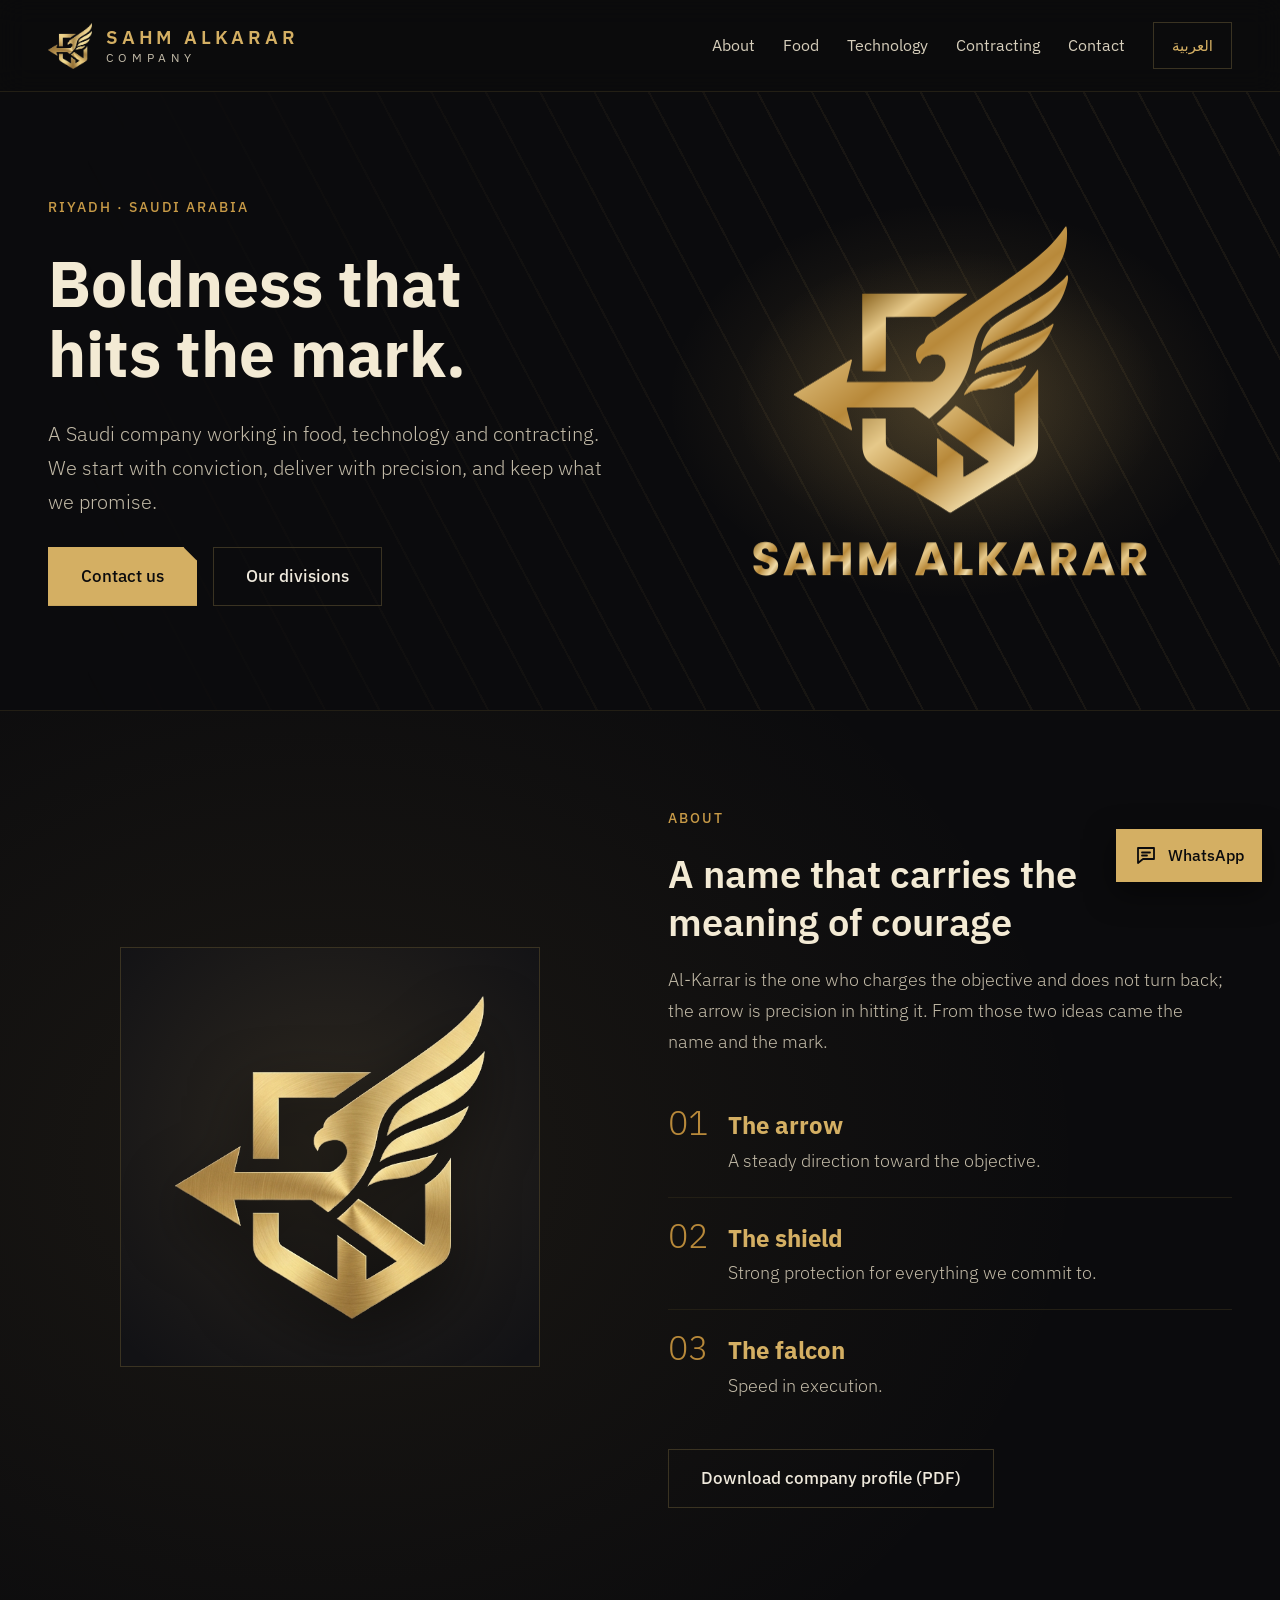
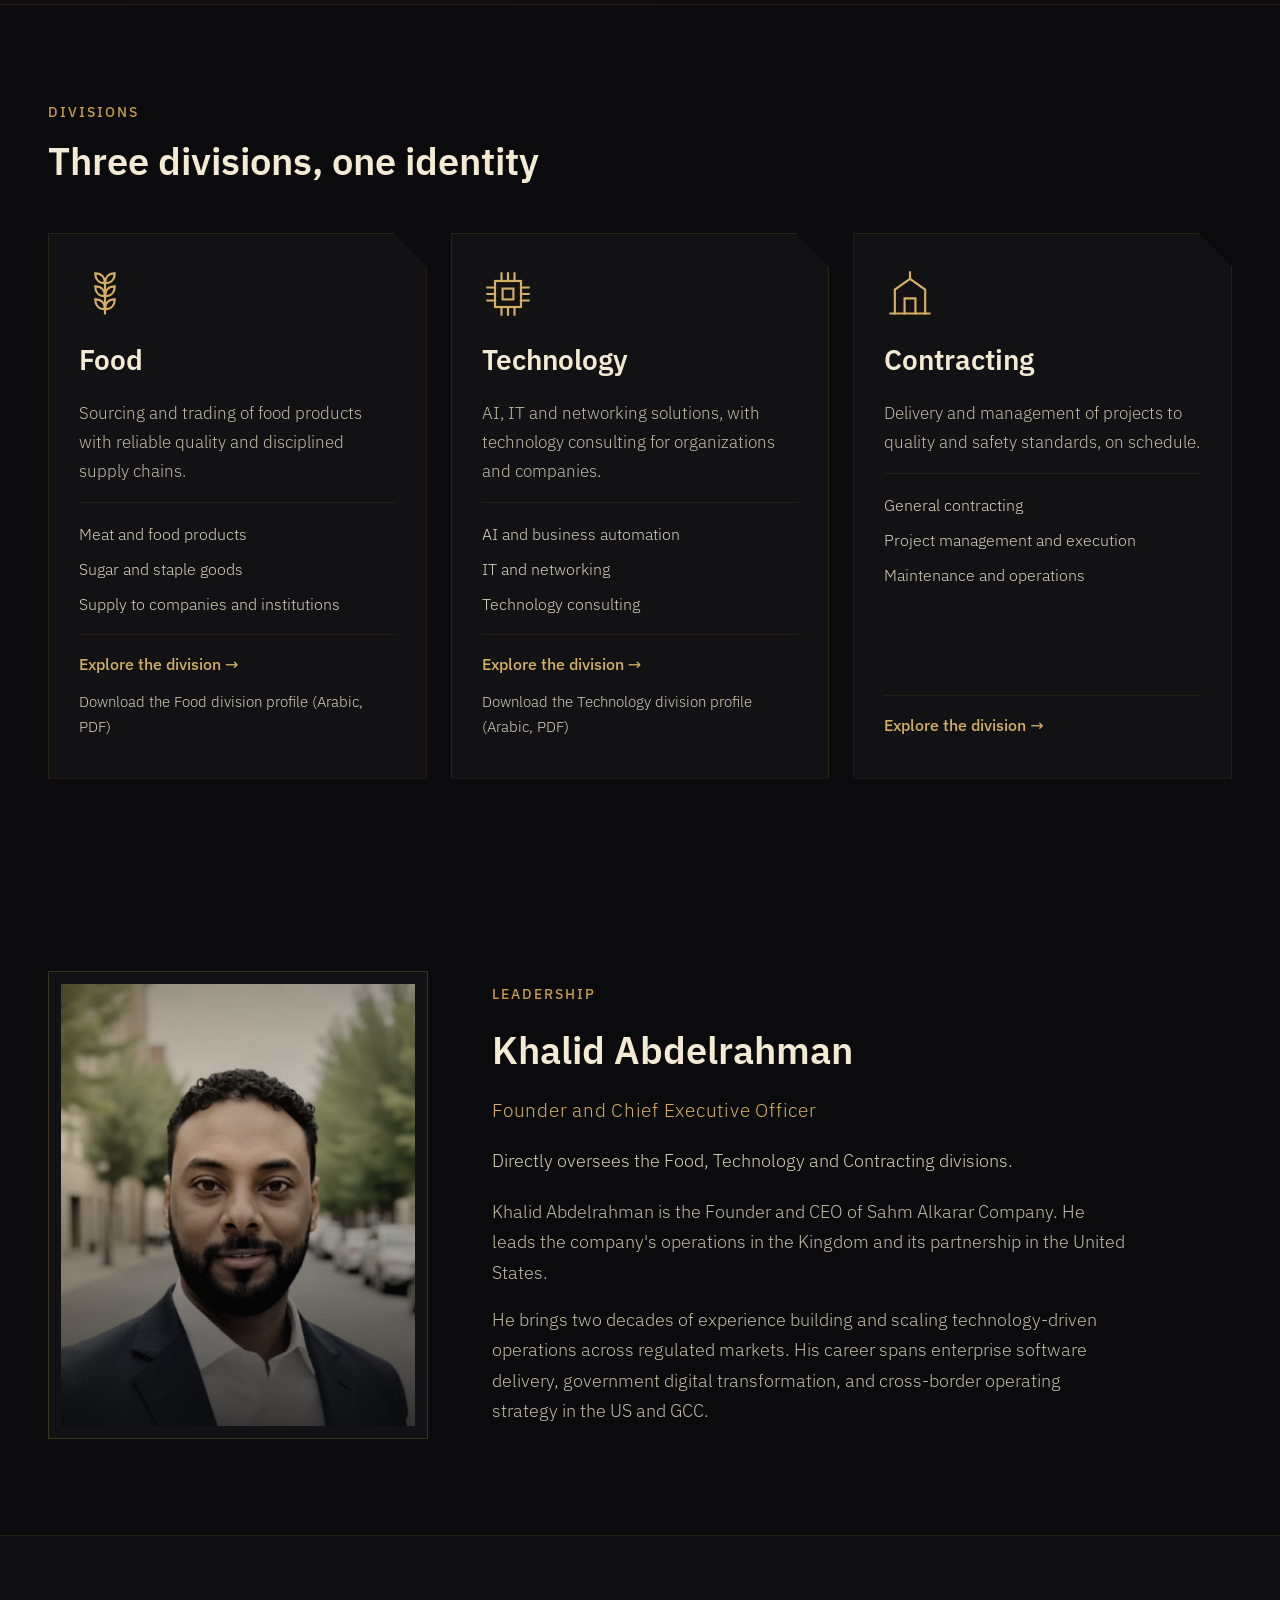
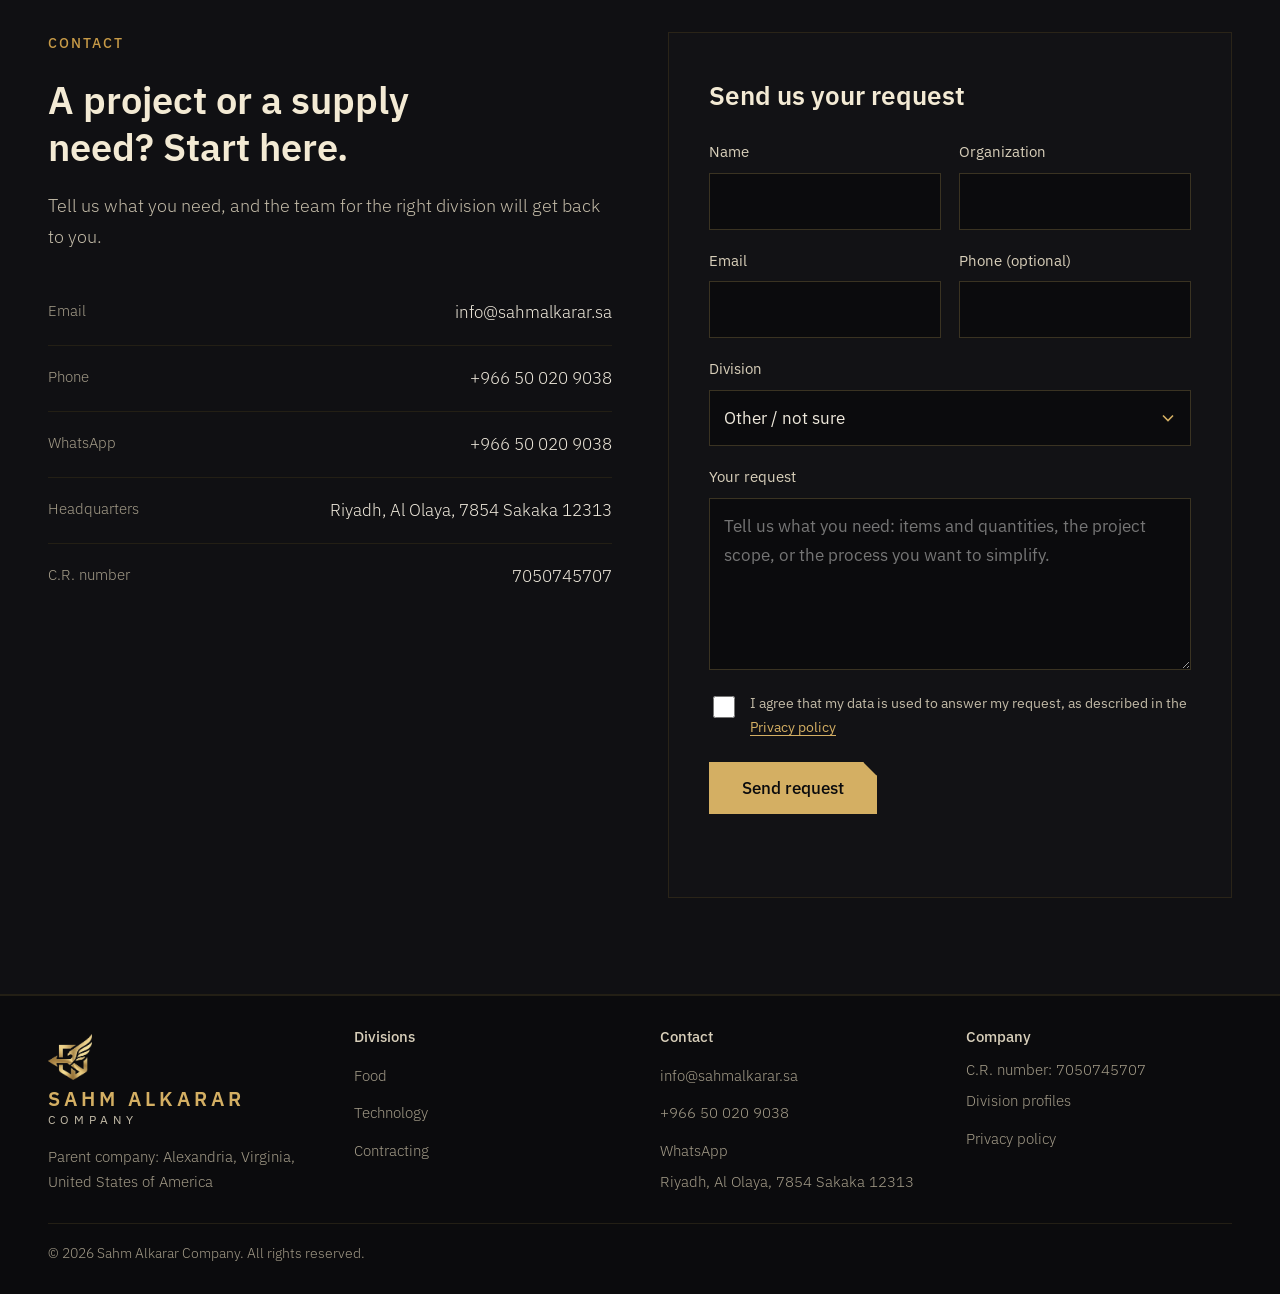
<file: en/index.html>
<!doctype html>
<html lang="en" dir="ltr">
<head>
<meta charset="utf-8">
<meta name="viewport" content="width=device-width, initial-scale=1">
<title>Sahm Alkarar Company | Food, Technology and Contracting in Saudi Arabia</title>
<meta name="description" content="Sahm Alkarar Company is a Saudi company based in Riyadh working in food, technology and contracting. We start with conviction, deliver with precision, and keep what we promise.">
<link rel="canonical" href="https://sahmalkarar.sa/en/">
<link rel="alternate" hreflang="en" href="https://sahmalkarar.sa/en/">
<link rel="alternate" hreflang="ar" href="https://sahmalkarar.sa/">
<link rel="alternate" hreflang="x-default" href="https://sahmalkarar.sa/">
<meta name="theme-color" content="#0b0b0d">
<meta property="og:type" content="website">
<meta property="og:site_name" content="Sahm Alkarar Company">
<meta property="og:title" content="Sahm Alkarar Company | Food, Technology and Contracting in Saudi Arabia">
<meta property="og:description" content="Sahm Alkarar Company is a Saudi company based in Riyadh working in food, technology and contracting. We start with conviction, deliver with precision, and keep what we promise.">
<meta property="og:url" content="https://sahmalkarar.sa/en/">
<meta property="og:image" content="https://sahmalkarar.sa/assets/img/og-image.png">
<meta property="og:image:width" content="1200">
<meta property="og:image:height" content="630">
<meta property="og:locale" content="en_US">
<meta property="og:locale:alternate" content="ar_SA">
<meta name="twitter:card" content="summary_large_image">
<meta name="twitter:title" content="Sahm Alkarar Company | Food, Technology and Contracting in Saudi Arabia">
<meta name="twitter:description" content="Sahm Alkarar Company is a Saudi company based in Riyadh working in food, technology and contracting. We start with conviction, deliver with precision, and keep what we promise.">
<meta name="twitter:image" content="https://sahmalkarar.sa/assets/img/og-image.png">
<link rel="icon" href="/favicon.ico" sizes="any">
<link rel="icon" type="image/png" sizes="32x32" href="/assets/img/favicon-32.png">
<link rel="apple-touch-icon" href="/assets/img/apple-touch-icon.png">
<link rel="manifest" href="/site.webmanifest">
<link rel="preload" href="/assets/fonts/ibm-plex-sans-latin-400-normal.woff2" as="font" type="font/woff2" crossorigin>
<link rel="preload" href="/assets/fonts/ibm-plex-sans-latin-600-normal.woff2" as="font" type="font/woff2" crossorigin>
<link rel="stylesheet" href="/assets/css/style.css?v=0e55f4c1">
<script>document.documentElement.classList.add("js")</script>
<script type="application/ld+json">{"@context": "https://schema.org", "@type": "Organization", "name": "Sahm Alkarar Company", "alternateName": "شركة سهم الكرار", "url": "https://sahmalkarar.sa/", "logo": "https://sahmalkarar.sa/assets/img/icon-512.png", "email": "info@sahmalkarar.sa", "telephone": "+966500209038", "address": {"@type": "PostalAddress", "streetAddress": "7854 Sakaka, Al Olaya", "addressLocality": "Riyadh", "postalCode": "12313", "addressCountry": "SA"}, "areaServed": "SA", "identifier": "7050745707"}</script>
</head>
<body>
<a class="skip" href="#main">Skip to content</a>
<header class="site">
  <a class="brand" href="/en/" aria-label="Sahm Alkarar Company - Home"><img src="/assets/img/mark.png" alt="" width="46" height="48"><span class="brand-txt"><span class="brand-name">Sahm Alkarar</span><span class="brand-co">Company</span></span></a>
  <button class="menu-btn" type="button" hidden aria-label="Menu" aria-expanded="false" aria-controls="site-nav" data-open="Menu" data-close="Close menu"><span class="bars" aria-hidden="true"></span></button>
  <nav class="main" id="site-nav" aria-label="Main">
    <a href="/en/#about">About</a>
    <a href="/en/food/">Food</a><a href="/en/technology/">Technology</a><a href="/en/contracting/">Contracting</a>
    <a href="/en/#contact">Contact</a>
    <a class="lang" href="/" hreflang="ar" lang="ar">العربية</a>
  </nav>
</header>
<main id="main">
<section class="hero">
  <div class="wrap cols" style="align-items:center">
    <div class="stack g28">
      <p class="eyebrow">Riyadh · Saudi Arabia</p>
      <h1>Boldness that hits the mark.</h1>
      <p class="lead">A Saudi company working in food, technology and contracting. We start with conviction, deliver with precision, and keep what we promise.</p>
      <div class="btns"><a class="btn gold" href="#contact">Contact us</a><a class="btn" href="#divisions">Our divisions</a></div>
    </div>
    <div class="hero-art"><div class="emb"><img src="/assets/img/logo-en.png" alt="Sahm Alkarar logo" width="440" height="397" fetchpriority="high"><span class="sheen" style="--m:url(/assets/img/logo-en.png)" aria-hidden="true"></span></div></div>
  </div>
</section>
<section id="about" class="story alt"><div class="wrap cols" style="align-items:center">
  <div class="mark-crop" aria-hidden="true"><img src="/assets/img/mark.png" alt="" width="447" height="468" loading="lazy"></div>
  <div class="stack g28"><div class="stack g20"><p class="eyebrow">About</p><h2>A name that carries the meaning of courage</h2><p class="muted">Al-Karrar is the one who charges the objective and does not turn back; the arrow is precision in hitting it. From those two ideas came the name and the mark.</p></div><ol class="story-list"><li data-k="arrow"><span class="n" aria-hidden="true">01</span><h3>The arrow</h3><p>A steady direction toward the objective.</p></li><li data-k="shield"><span class="n" aria-hidden="true">02</span><h3>The shield</h3><p>Strong protection for everything we commit to.</p></li><li data-k="falcon"><span class="n" aria-hidden="true">03</span><h3>The falcon</h3><p>Speed in execution.</p></li></ol>
  <div class="btns"><a class="btn" href="/downloads/Sahm-Alkarar-Company-Profile-EN.pdf" download>Download company profile (PDF)</a></div></div>
</div></section>
<section id="divisions">
  <div class="wrap stack g48">
    <div class="stack g12" style="max-width:640px"><p class="eyebrow">Divisions</p><h2>Three divisions, one identity</h2></div>
    <div class="cards"><div class="card link"><svg class="icon" viewBox="0 0 48 48" aria-hidden="true"><path d="M24 42V14"/><path d="M24 14c-6 0-9-4-9-9 6 0 9 4 9 9z"/><path d="M24 14c6 0 9-4 9-9-6 0-9 4-9 9z"/><path d="M24 26c-6 0-9-4-9-9 6 0 9 4 9 9z"/><path d="M24 26c6 0 9-4 9-9-6 0-9 4-9 9z"/><path d="M24 38c-6 0-9-4-9-9 6 0 9 4 9 9z"/><path d="M24 38c6 0 9-4 9-9-6 0-9 4-9 9z"/></svg><h3>Food</h3><p>Sourcing and trading of food products with reliable quality and disciplined supply chains.</p><ul><li>Meat and food products</li><li>Sugar and staple goods</li><li>Supply to companies and institutions</li></ul><div class="foot"><a class="more stretch" href="/en/food/">Explore the division →</a><a class="pdf" href="/downloads/Sahm-Alkarar-Food-Profile-AR.pdf" download>Download the Food division profile (Arabic, PDF)</a></div></div>
<div class="card link"><svg class="icon" viewBox="0 0 48 48" aria-hidden="true"><rect x="12" y="12" width="24" height="24"/><rect x="19" y="19" width="10" height="10"/><path d="M18 12V5M24 12V5M30 12V5M18 43v-7M24 43v-7M30 43v-7M12 18H5M12 24H5M12 30H5M43 18h-7M43 24h-7M43 30h-7"/></svg><h3>Technology</h3><p>AI, IT and networking solutions, with technology consulting for organizations and companies.</p><ul><li>AI and business automation</li><li>IT and networking</li><li>Technology consulting</li></ul><div class="foot"><a class="more stretch" href="/en/technology/">Explore the division →</a><a class="pdf" href="/downloads/Sahm-Alkarar-Technology-Profile-AR.pdf" download>Download the Technology division profile (Arabic, PDF)</a></div></div>
<div class="card link"><svg class="icon" viewBox="0 0 48 48" aria-hidden="true"><path d="M6 42h36"/><path d="M10 42V20l14-10 14 10v22"/><path d="M19 42V28h10v14"/><path d="M24 10V4"/></svg><h3>Contracting</h3><p>Delivery and management of projects to quality and safety standards, on schedule.</p><ul><li>General contracting</li><li>Project management and execution</li><li>Maintenance and operations</li></ul><div class="foot"><a class="more stretch" href="/en/contracting/">Explore the division →</a></div></div>
</div>
  </div>
</section>
<section id="founder"><div class="wrap founder">
  <figure class="ph"><img src="/assets/img/founder.webp" alt="Khalid Abdelrahman, Founder and CEO of Sahm Alkarar Company" width="720" height="900" loading="lazy"></figure>
  <div class="stack g20"><p class="eyebrow">Leadership</p><h2>Khalid Abdelrahman</h2><p class="role">Founder and Chief Executive Officer</p><p class="lead-line">Directly oversees the Food, Technology and Contracting divisions.</p><div class="bio stack g16 muted"><p>Khalid Abdelrahman is the Founder and CEO of Sahm Alkarar Company. He leads the company's operations in the Kingdom and its partnership in the United States.</p><p>He brings two decades of experience building and scaling technology-driven operations across regulated markets. His career spans enterprise software delivery, government digital transformation, and cross-border operating strategy in the US and GCC.</p></div></div>
</div></section>
<section id="contact" class="alt">
  <div class="wrap cols">
    <div class="stack g28"><div class="stack g20"><p class="eyebrow">Contact</p><h2>A project or a supply need? Start here.</h2><p class="muted">Tell us what you need, and the team for the right division will get back to you.</p></div><dl class="rows">
  <div><dt>Email</dt><dd><a href="mailto:info@sahmalkarar.sa"><bdi>info@sahmalkarar.sa</bdi></a></dd></div>
  <div><dt>Phone</dt><dd><a href="tel:+966500209038"><bdi>+966 50 020 9038</bdi></a></dd></div>
  <div><dt>WhatsApp</dt><dd><a href="https://wa.me/966500209038?text=Hello%2C%20I%20would%20like%20to%20ask%20about%20Sahm%20Alkarar%20Company%27s%20services." target="_blank" rel="noopener"><bdi>+966 50 020 9038</bdi></a></dd></div>
  <div><dt>Headquarters</dt><dd>Riyadh, Al Olaya, 7854 Sakaka 12313</dd></div>
  <div><dt>C.R. number</dt><dd><bdi>7050745707</bdi></dd></div>
</dl></div>
    <form class="form" id="f-home" method="post" action="https://api.web3forms.com/submit" data-endpoint="https://api.web3forms.com/submit" data-key="843ee7ab-d506-48fc-a351-fb3d3ba869f9" data-subject="New website request" data-ok="We received your request. The team for the right division will get back to you." data-err="Could not send. Please email us directly: info@sahmalkarar.sa" data-sending="Sending..." data-req="This field is required" novalidate>
  <h3>Send us your request</h3>
  <div class="fields">
    <label for="f-home-name">Name<input id="f-home-name" name="name" type="text" autocomplete="name" required></label>
    <label for="f-home-org">Organization<input id="f-home-org" name="organization" type="text" autocomplete="organization"></label>
    <label for="f-home-email">Email<input id="f-home-email" name="email" type="email" autocomplete="email" dir="ltr" required></label>
    <label for="f-home-phone">Phone (optional)<input id="f-home-phone" name="phone" type="tel" autocomplete="tel" dir="ltr"></label>
    <label for="f-home-div" class="full">Division<select id="f-home-div" name="division"><option value="food">Food</option><option value="technology">Technology</option><option value="contracting">Contracting</option><option value="" selected>Other / not sure</option></select></label>
    <label for="f-home-msg" class="full">Your request<textarea id="f-home-msg" name="message" rows="5" placeholder="Tell us what you need: items and quantities, the project scope, or the process you want to simplify." required></textarea></label>
  </div>
  <input class="hp" type="text" name="_gotcha" tabindex="-1" autocomplete="off" aria-hidden="true">
  <label class="consent" for="f-home-ok"><input id="f-home-ok" name="consent" type="checkbox" required><span>I agree that my data is used to answer my request, as described in the <a href="/en/privacy/">Privacy policy</a></span></label>
  <div class="actions"><button class="btn gold" type="submit">Send request</button></div>
  <p class="status" role="status" aria-live="polite"></p>
</form>
  </div>
</section>
</main>
<footer class="site">
  <div class="wrap">
    <div class="stack g12"><a class="brand" href="/en/"><img src="/assets/img/mark.png" alt="" width="34" height="36" loading="lazy"><span class="brand-txt"><span class="brand-name" style="font-size:20px">Sahm Alkarar</span><span class="brand-co">Company</span></span></a>
      <p>Parent company: Alexandria, Virginia, United States of America</p></div>
    <div><h2>Divisions</h2><ul><li><a href="/en/food/">Food</a></li><li><a href="/en/technology/">Technology</a></li><li><a href="/en/contracting/">Contracting</a></li></ul></div>
    <div><h2>Contact</h2><ul>
      <li><a href="mailto:info@sahmalkarar.sa"><bdi>info@sahmalkarar.sa</bdi></a></li>
      <li><a href="tel:+966500209038"><bdi>+966 50 020 9038</bdi></a></li>
      <li><a href="https://wa.me/966500209038?text=Hello%2C%20I%20would%20like%20to%20ask%20about%20Sahm%20Alkarar%20Company%27s%20services." target="_blank" rel="noopener">WhatsApp</a></li>
      <li>Riyadh, Al Olaya, 7854 Sakaka 12313</li></ul></div>
    <div><h2>Company</h2><ul>
      <li>C.R. number: <bdi>7050745707</bdi></li>
      <li><a href="/en/#divisions">Division profiles</a></li>
      <li><a href="/en/privacy/">Privacy policy</a></li></ul></div>
    <p class="fine">© 2026 Sahm Alkarar Company. All rights reserved.</p>
  </div>
</footer>
<a class="wa" href="https://wa.me/966500209038?text=Hello%2C%20I%20would%20like%20to%20ask%20about%20Sahm%20Alkarar%20Company%27s%20services." target="_blank" rel="noopener" aria-label="Chat with us on WhatsApp"><svg viewBox="0 0 24 24" aria-hidden="true"><path d="M4 5h16v11H9l-5 4z"/><path d="M8 9.5h8M8 12.5h5"/></svg><span>WhatsApp</span></a>
<script src="/assets/js/main.js?v=3205c715" defer></script>
</body></html>
</file>
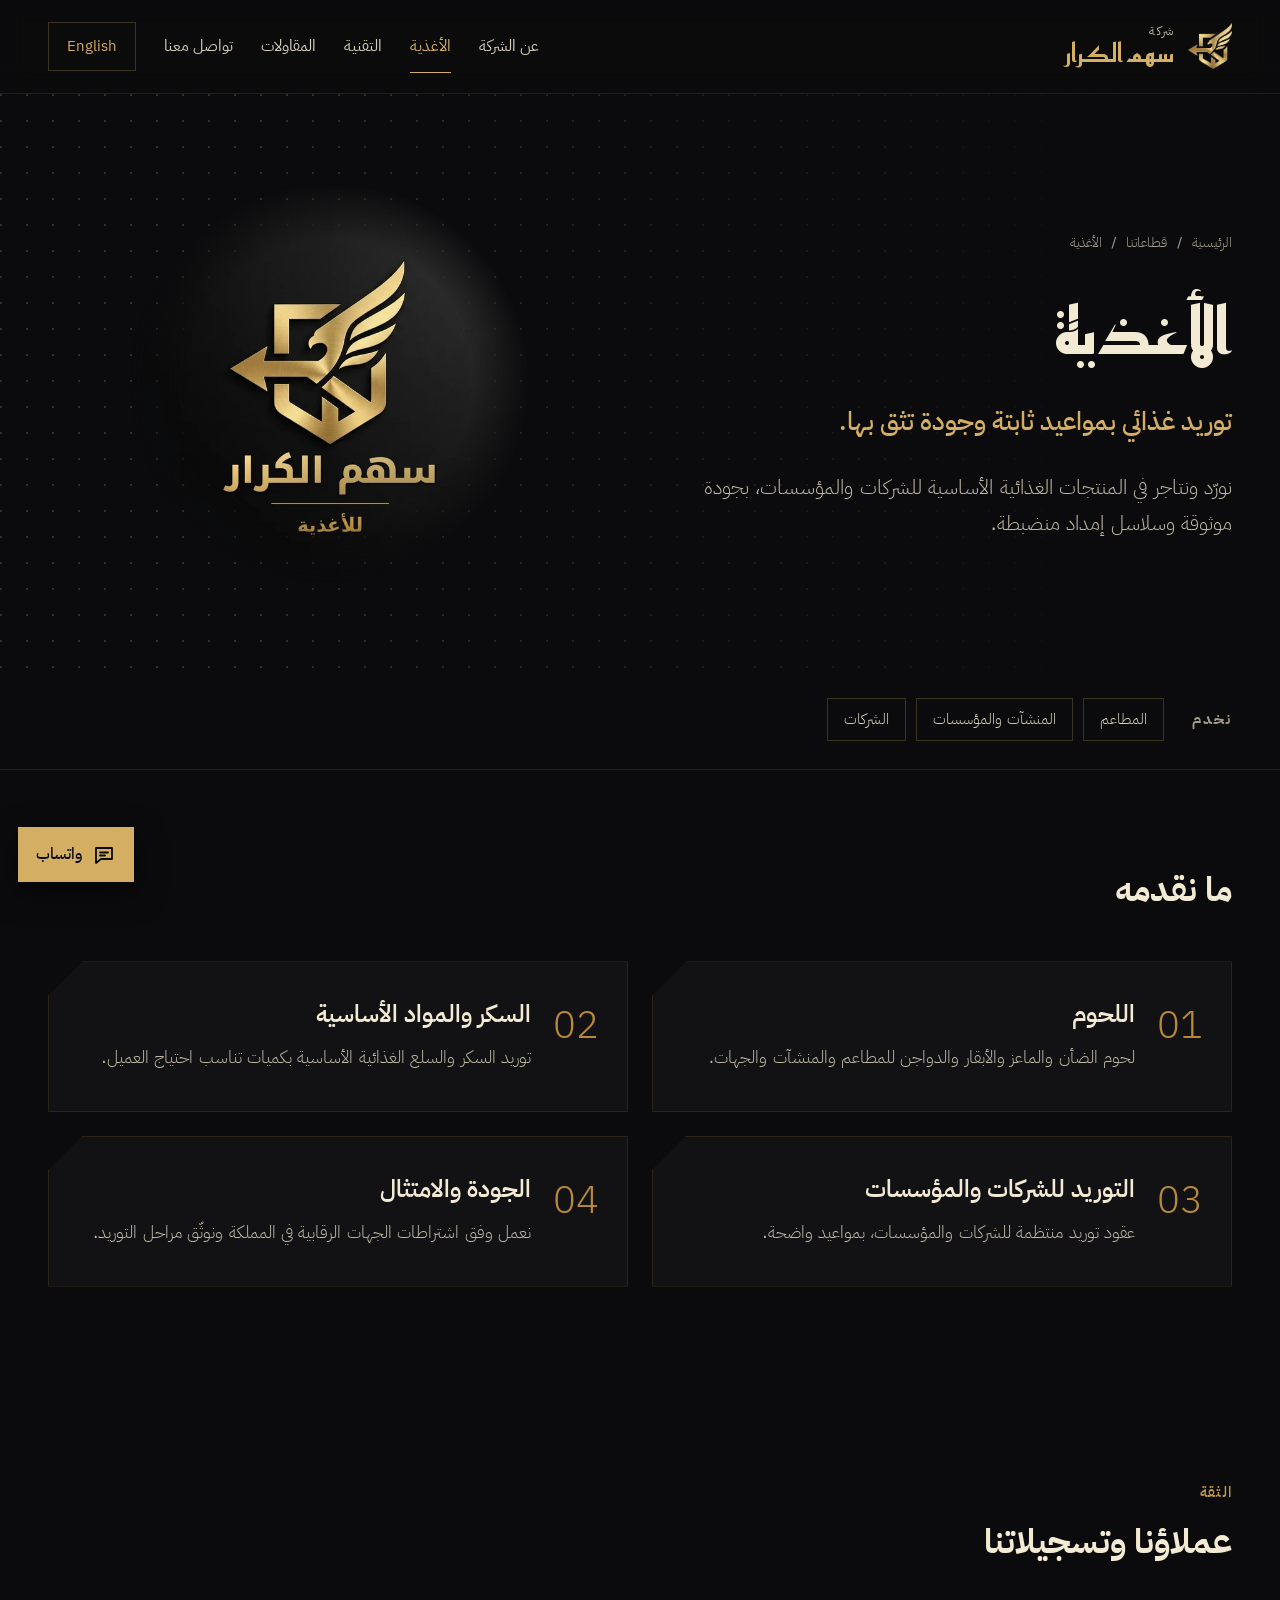
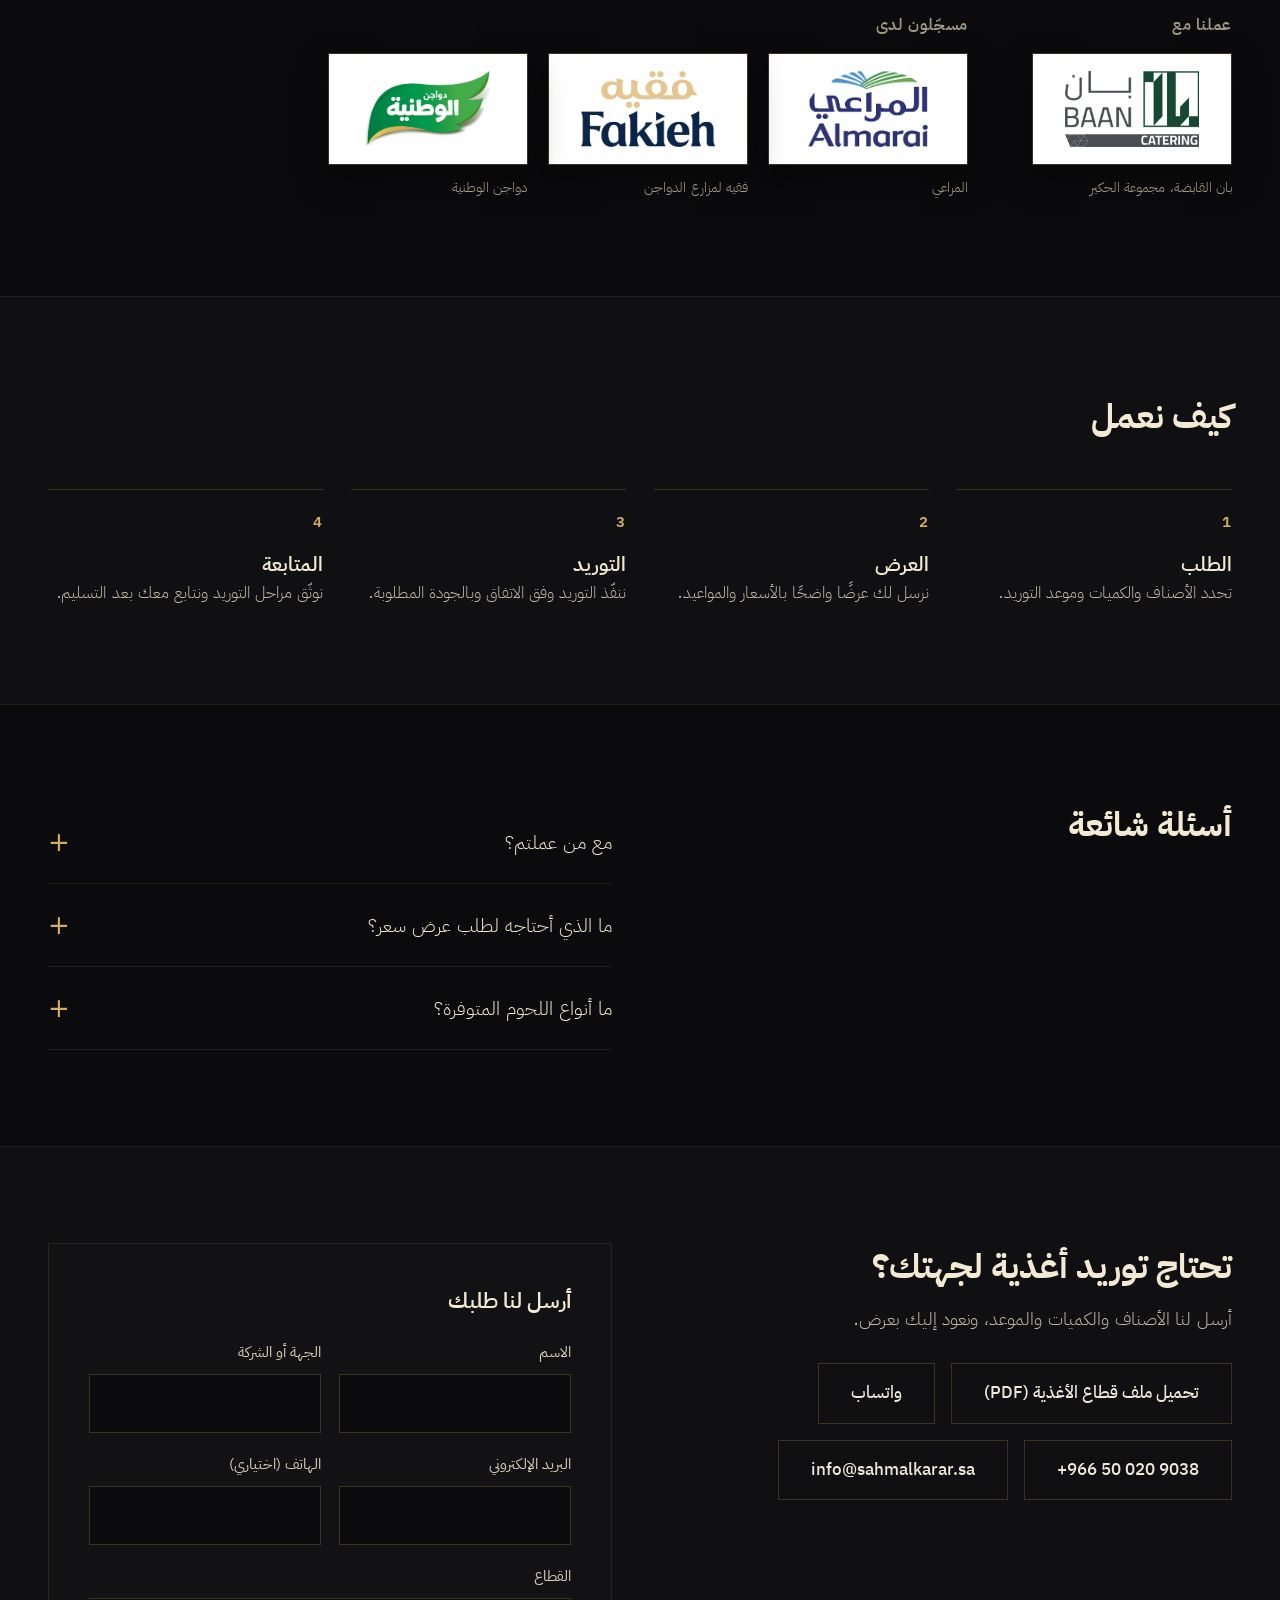
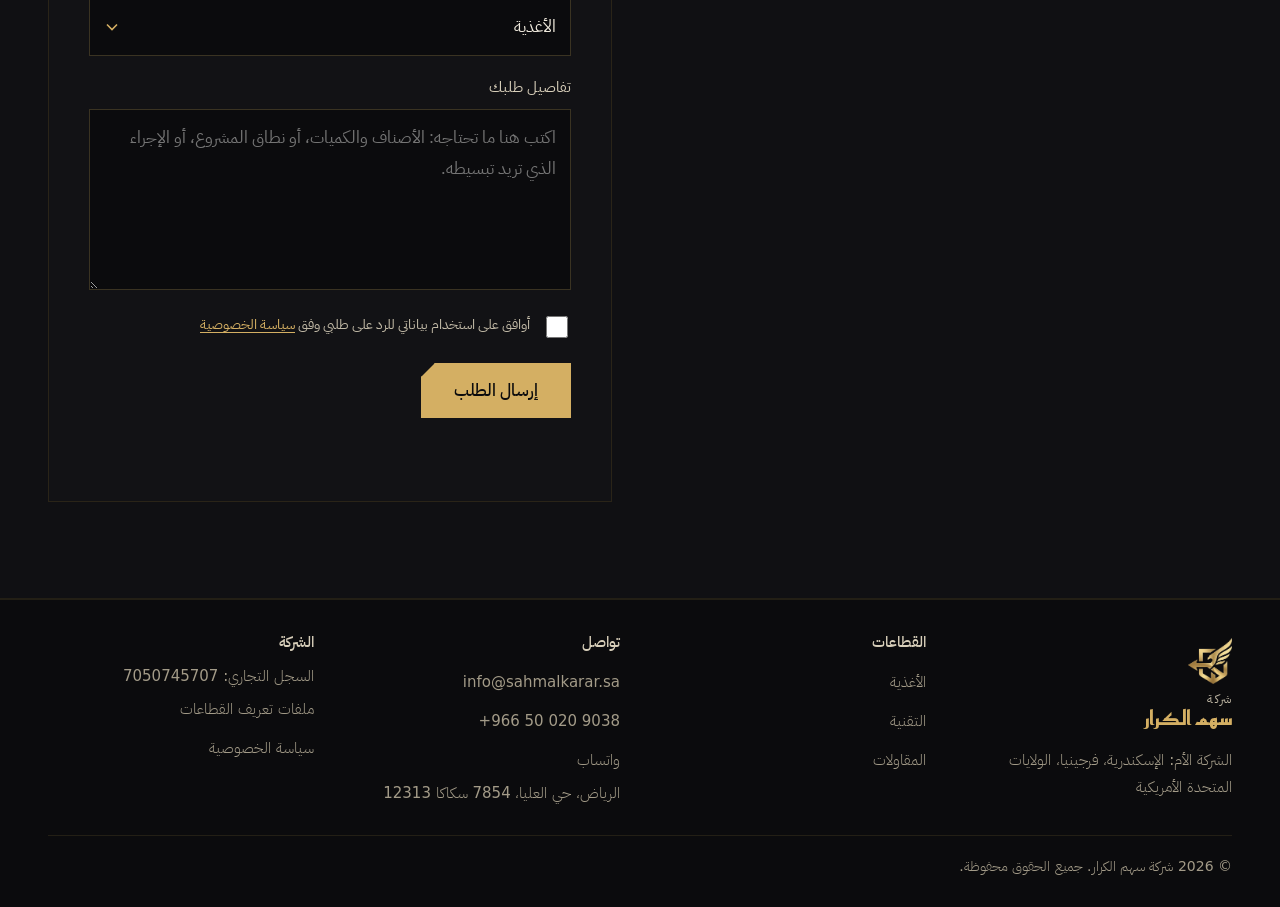
<file: food/index.html>
<!doctype html>
<html lang="ar" dir="rtl">
<head>
<meta charset="utf-8">
<meta name="viewport" content="width=device-width, initial-scale=1">
<title>توريد اللحوم والسكر والمواد الغذائية للشركات في الرياض | شركة سهم الكرار</title>
<meta name="description" content="قطاع الأغذية في شركة سهم الكرار: توريد وتجارة اللحوم والسكر والمواد الغذائية الأساسية للشركات والمؤسسات في المملكة العربية السعودية.">
<link rel="canonical" href="https://sahmalkarar.sa/food/">
<link rel="alternate" hreflang="ar" href="https://sahmalkarar.sa/food/">
<link rel="alternate" hreflang="en" href="https://sahmalkarar.sa/en/food/">
<link rel="alternate" hreflang="x-default" href="https://sahmalkarar.sa/food/">
<meta name="theme-color" content="#0b0b0d">
<meta property="og:type" content="website">
<meta property="og:site_name" content="شركة سهم الكرار">
<meta property="og:title" content="توريد اللحوم والسكر والمواد الغذائية للشركات في الرياض | شركة سهم الكرار">
<meta property="og:description" content="قطاع الأغذية في شركة سهم الكرار: توريد وتجارة اللحوم والسكر والمواد الغذائية الأساسية للشركات والمؤسسات في المملكة العربية السعودية.">
<meta property="og:url" content="https://sahmalkarar.sa/food/">
<meta property="og:image" content="https://sahmalkarar.sa/assets/img/og-image.png">
<meta property="og:image:width" content="1200">
<meta property="og:image:height" content="630">
<meta property="og:locale" content="ar_SA">
<meta property="og:locale:alternate" content="en_US">
<meta name="twitter:card" content="summary_large_image">
<meta name="twitter:title" content="توريد اللحوم والسكر والمواد الغذائية للشركات في الرياض | شركة سهم الكرار">
<meta name="twitter:description" content="قطاع الأغذية في شركة سهم الكرار: توريد وتجارة اللحوم والسكر والمواد الغذائية الأساسية للشركات والمؤسسات في المملكة العربية السعودية.">
<meta name="twitter:image" content="https://sahmalkarar.sa/assets/img/og-image.png">
<link rel="icon" href="/favicon.ico" sizes="any">
<link rel="icon" type="image/png" sizes="32x32" href="/assets/img/favicon-32.png">
<link rel="apple-touch-icon" href="/assets/img/apple-touch-icon.png">
<link rel="manifest" href="/site.webmanifest">
<link rel="preload" href="/assets/fonts/ibm-plex-sans-arabic-arabic-400-normal.woff2" as="font" type="font/woff2" crossorigin>
<link rel="preload" href="/assets/fonts/reem-kufi-arabic-700-normal.woff2" as="font" type="font/woff2" crossorigin>
<link rel="stylesheet" href="/assets/css/style.css?v=0e55f4c1">
<script>document.documentElement.classList.add("js")</script>
<script type="application/ld+json">{"@context": "https://schema.org", "@type": "BreadcrumbList", "itemListElement": [{"@type": "ListItem", "position": 1, "name": "الرئيسية", "item": "https://sahmalkarar.sa/"}, {"@type": "ListItem", "position": 2, "name": "الأغذية", "item": "https://sahmalkarar.sa/food/"}]}</script>
<script type="application/ld+json">{"@context": "https://schema.org", "@type": "FAQPage", "mainEntity": [{"@type": "Question", "name": "مع من عملتم؟", "acceptedAnswer": {"@type": "Answer", "text": "عملنا مع شركة بان القابضة، إحدى شركات مجموعة الحكير، ونحن مسجّلون لدى المراعي وفقيه لمزارع الدواجن ودواجن الوطنية."}}, {"@type": "Question", "name": "ما الذي أحتاجه لطلب عرض سعر؟", "acceptedAnswer": {"@type": "Answer", "text": "أرسل لنا الأصناف والكميات وموعد التوريد المطلوب، ونعود إليك بعرض."}}, {"@type": "Question", "name": "ما أنواع اللحوم المتوفرة؟", "acceptedAnswer": {"@type": "Answer", "text": "نورّد لحوم الضأن والماعز والأبقار والدواجن."}}]}</script>
</head>
<body>
<a class="skip" href="#main">انتقل إلى المحتوى</a>
<header class="site">
  <a class="brand" href="/" aria-label="شركة سهم الكرار - الرئيسية"><img src="/assets/img/mark.png" alt="" width="46" height="48"><span class="brand-txt"><span class="brand-name">سهم الكرار</span><span class="brand-co">شركة</span></span></a>
  <button class="menu-btn" type="button" hidden aria-label="القائمة" aria-expanded="false" aria-controls="site-nav" data-open="القائمة" data-close="إغلاق القائمة"><span class="bars" aria-hidden="true"></span></button>
  <nav class="main" id="site-nav" aria-label="التنقل الرئيسي">
    <a href="/#about">عن الشركة</a>
    <a href="/food/" aria-current="page">الأغذية</a><a href="/technology/">التقنية</a><a href="/contracting/">المقاولات</a>
    <a href="/#contact">تواصل معنا</a>
    <a class="lang" href="/en/food/" hreflang="en" lang="en">English</a>
  </nav>
</header>
<main id="main">
<section class="page-hero d-food">
  <div class="wrap cols" style="align-items:center">
    <div class="stack g28">
    <nav class="crumbs" aria-label="مسار التصفح"><a href="/">الرئيسية</a><span aria-hidden="true">/</span><a href="/#divisions">قطاعاتنا</a><span aria-hidden="true">/</span><span aria-current="page">الأغذية</span></nav>
    <h1>الأغذية</h1>
    <p class="hook">توريد غذائي بمواعيد ثابتة وجودة تثق بها.</p>
    <p class="lead">نورّد ونتاجر في المنتجات الغذائية الأساسية للشركات والمؤسسات، بجودة موثوقة وسلاسل إمداد منضبطة.</p>
    </div>
    <div class="div-logo"><img src="/assets/img/div-food-ar.webp" alt="سهم الكرار - الأغذية" width="640" height="640" fetchpriority="high"></div>
  </div>
</section>
<section class="serve"><div class="wrap serve-row"><h2>نخدم</h2><ul class="chips"><li>المطاعم</li><li>المنشآت والمؤسسات</li><li>الشركات</li></ul></div></section>
<section>
  <div class="wrap stack g48">
    <h2>ما نقدمه</h2>
    <div class="cards cards-food"><div class="card"><h3 style="font-size:24px">اللحوم</h3><p style="margin-top:10px">لحوم الضأن والماعز والأبقار والدواجن للمطاعم والمنشآت والجهات.</p></div><div class="card"><h3 style="font-size:24px">السكر والمواد الأساسية</h3><p style="margin-top:10px">توريد السكر والسلع الغذائية الأساسية بكميات تناسب احتياج العميل.</p></div><div class="card"><h3 style="font-size:24px">التوريد للشركات والمؤسسات</h3><p style="margin-top:10px">عقود توريد منتظمة للشركات والمؤسسات، بمواعيد واضحة.</p></div><div class="card"><h3 style="font-size:24px">الجودة والامتثال</h3><p style="margin-top:10px">نعمل وفق اشتراطات الجهات الرقابية في المملكة ونوثّق مراحل التوريد.</p></div></div>
  </div>
</section>
<section id="clients"><div class="wrap stack g48"><div class="stack g12" style="max-width:640px"><p class="eyebrow">الثقة</p><h2>عملاؤنا وتسجيلاتنا</h2></div>
  <div class="logo-groups"><div class="lg"><h3>عملنا مع</h3><div class="logos"><figure><div class="plate"><img src="/assets/img/client-baan.webp" alt="بان القابضة، مجموعة الحكير" width="424" height="240" loading="lazy"></div><figcaption>بان القابضة، مجموعة الحكير</figcaption></figure></div></div><div class="lg"><h3>مسجّلون لدى</h3><div class="logos"><figure><div class="plate"><img src="/assets/img/client-almarai.webp" alt="المراعي" width="271" height="171" loading="lazy"></div><figcaption>المراعي</figcaption></figure><figure><div class="plate"><img src="/assets/img/client-fakieh.webp" alt="فقيه لمزارع الدواجن" width="705" height="398" loading="lazy"></div><figcaption>فقيه لمزارع الدواجن</figcaption></figure><figure><div class="plate"><img src="/assets/img/client-watania.webp" alt="دواجن الوطنية" width="633" height="373" loading="lazy"></div><figcaption>دواجن الوطنية</figcaption></figure></div></div></div></div></section>
<section id="how" class="alt"><div class="wrap stack g48"><h2>كيف نعمل</h2><ol class="steps"><li><span class="n" aria-hidden="true">1</span><div><h3>الطلب</h3><p>تحدد الأصناف والكميات وموعد التوريد.</p></div></li><li><span class="n" aria-hidden="true">2</span><div><h3>العرض</h3><p>نرسل لك عرضًا واضحًا بالأسعار والمواعيد.</p></div></li><li><span class="n" aria-hidden="true">3</span><div><h3>التوريد</h3><p>ننفّذ التوريد وفق الاتفاق وبالجودة المطلوبة.</p></div></li><li><span class="n" aria-hidden="true">4</span><div><h3>المتابعة</h3><p>نوثّق مراحل التوريد ونتابع معك بعد التسليم.</p></div></li></ol></div></section>
<section id="faq"><div class="wrap cols"><div class="stack g12"><h2>أسئلة شائعة</h2></div><div class="faq"><details><summary>مع من عملتم؟</summary><p>عملنا مع شركة بان القابضة، إحدى شركات مجموعة الحكير، ونحن مسجّلون لدى المراعي وفقيه لمزارع الدواجن ودواجن الوطنية.</p></details><details><summary>ما الذي أحتاجه لطلب عرض سعر؟</summary><p>أرسل لنا الأصناف والكميات وموعد التوريد المطلوب، ونعود إليك بعرض.</p></details><details><summary>ما أنواع اللحوم المتوفرة؟</summary><p>نورّد لحوم الضأن والماعز والأبقار والدواجن.</p></details></div></div></section>
<section id="request" class="alt">
  <div class="wrap cols">
    <div class="stack g28"><div class="stack g12"><h2>تحتاج توريد أغذية لجهتك؟</h2><p class="muted">أرسل لنا الأصناف والكميات والموعد، ونعود إليك بعرض.</p></div>
      <div class="btns"><a class="btn" href="/downloads/Sahm-Alkarar-Food-Profile-AR.pdf" download>تحميل ملف قطاع الأغذية (PDF)</a><a class="btn" href="https://wa.me/966500209038?text=%D8%A7%D9%84%D8%B3%D9%84%D8%A7%D9%85%20%D8%B9%D9%84%D9%8A%D9%83%D9%85%D8%8C%20%D8%A3%D9%88%D8%AF%20%D8%B7%D9%84%D8%A8%20%D8%B9%D8%B1%D8%B6%20%D8%B3%D8%B9%D8%B1%20%D9%85%D9%86%20%D9%82%D8%B7%D8%A7%D8%B9%20%D8%A7%D9%84%D8%A3%D8%BA%D8%B0%D9%8A%D8%A9%20%D9%81%D9%8A%20%D8%B4%D8%B1%D9%83%D8%A9%20%D8%B3%D9%87%D9%85%20%D8%A7%D9%84%D9%83%D8%B1%D8%A7%D8%B1." target="_blank" rel="noopener">واتساب</a><a class="btn" href="tel:+966500209038"><bdi>+966 50 020 9038</bdi></a><a class="btn" href="mailto:info@sahmalkarar.sa"><bdi>info@sahmalkarar.sa</bdi></a></div></div>
    <form class="form" id="f-food" method="post" action="https://api.web3forms.com/submit" data-endpoint="https://api.web3forms.com/submit" data-key="54d5d1e6-788d-47ad-ad90-5889e449d232" data-subject="طلب عرض سعر - قطاع الأغذية" data-ok="وصلنا طلبك، وسيعود إليك فريق القطاع المختص." data-err="تعذر الإرسال. أرسل لنا على البريد مباشرة: info@sahmalkarar.sa" data-sending="جارٍ الإرسال..." data-req="هذا الحقل مطلوب" novalidate>
  <h3>أرسل لنا طلبك</h3>
  <div class="fields">
    <label for="f-food-name">الاسم<input id="f-food-name" name="name" type="text" autocomplete="name" required></label>
    <label for="f-food-org">الجهة أو الشركة<input id="f-food-org" name="organization" type="text" autocomplete="organization"></label>
    <label for="f-food-email">البريد الإلكتروني<input id="f-food-email" name="email" type="email" autocomplete="email" dir="ltr" required></label>
    <label for="f-food-phone">الهاتف (اختياري)<input id="f-food-phone" name="phone" type="tel" autocomplete="tel" dir="ltr"></label>
    <label for="f-food-div" class="full">القطاع<select id="f-food-div" name="division"><option value="food" selected>الأغذية</option><option value="technology">التقنية</option><option value="contracting">المقاولات</option><option value="">أخرى / غير محدد</option></select></label>
    <label for="f-food-msg" class="full">تفاصيل طلبك<textarea id="f-food-msg" name="message" rows="5" placeholder="اكتب هنا ما تحتاجه: الأصناف والكميات، أو نطاق المشروع، أو الإجراء الذي تريد تبسيطه." required></textarea></label>
  </div>
  <input class="hp" type="text" name="_gotcha" tabindex="-1" autocomplete="off" aria-hidden="true">
  <label class="consent" for="f-food-ok"><input id="f-food-ok" name="consent" type="checkbox" required><span>أوافق على استخدام بياناتي للرد على طلبي وفق <a href="/privacy/">سياسة الخصوصية</a></span></label>
  <div class="actions"><button class="btn gold" type="submit">إرسال الطلب</button></div>
  <p class="status" role="status" aria-live="polite"></p>
</form>
  </div>
</section>
</main>
<footer class="site">
  <div class="wrap">
    <div class="stack g12"><a class="brand" href="/"><img src="/assets/img/mark.png" alt="" width="34" height="36" loading="lazy"><span class="brand-txt"><span class="brand-name" style="font-size:20px">سهم الكرار</span><span class="brand-co">شركة</span></span></a>
      <p>الشركة الأم: الإسكندرية، فرجينيا، الولايات المتحدة الأمريكية</p></div>
    <div><h2>القطاعات</h2><ul><li><a href="/food/">الأغذية</a></li><li><a href="/technology/">التقنية</a></li><li><a href="/contracting/">المقاولات</a></li></ul></div>
    <div><h2>تواصل</h2><ul>
      <li><a href="mailto:info@sahmalkarar.sa"><bdi>info@sahmalkarar.sa</bdi></a></li>
      <li><a href="tel:+966500209038"><bdi>+966 50 020 9038</bdi></a></li>
      <li><a href="https://wa.me/966500209038?text=%D8%A7%D9%84%D8%B3%D9%84%D8%A7%D9%85%20%D8%B9%D9%84%D9%8A%D9%83%D9%85%D8%8C%20%D8%A3%D9%88%D8%AF%20%D8%A7%D9%84%D8%A7%D8%B3%D8%AA%D9%81%D8%B3%D8%A7%D8%B1%20%D8%B9%D9%86%20%D8%AE%D8%AF%D9%85%D8%A7%D8%AA%20%D8%B4%D8%B1%D9%83%D8%A9%20%D8%B3%D9%87%D9%85%20%D8%A7%D9%84%D9%83%D8%B1%D8%A7%D8%B1." target="_blank" rel="noopener">واتساب</a></li>
      <li>الرياض، حي العليا، 7854 سكاكا 12313</li></ul></div>
    <div><h2>الشركة</h2><ul>
      <li>السجل التجاري: <bdi>7050745707</bdi></li>
      <li><a href="/#divisions">ملفات تعريف القطاعات</a></li>
      <li><a href="/privacy/">سياسة الخصوصية</a></li></ul></div>
    <p class="fine">© 2026 شركة سهم الكرار. جميع الحقوق محفوظة.</p>
  </div>
</footer>
<a class="wa" href="https://wa.me/966500209038?text=%D8%A7%D9%84%D8%B3%D9%84%D8%A7%D9%85%20%D8%B9%D9%84%D9%8A%D9%83%D9%85%D8%8C%20%D8%A3%D9%88%D8%AF%20%D8%A7%D9%84%D8%A7%D8%B3%D8%AA%D9%81%D8%B3%D8%A7%D8%B1%20%D8%B9%D9%86%20%D8%AE%D8%AF%D9%85%D8%A7%D8%AA%20%D8%B4%D8%B1%D9%83%D8%A9%20%D8%B3%D9%87%D9%85%20%D8%A7%D9%84%D9%83%D8%B1%D8%A7%D8%B1." target="_blank" rel="noopener" aria-label="تواصل معنا عبر واتساب"><svg viewBox="0 0 24 24" aria-hidden="true"><path d="M4 5h16v11H9l-5 4z"/><path d="M8 9.5h8M8 12.5h5"/></svg><span>واتساب</span></a>
<script src="/assets/js/main.js?v=3205c715" defer></script>
</body></html>
</file>
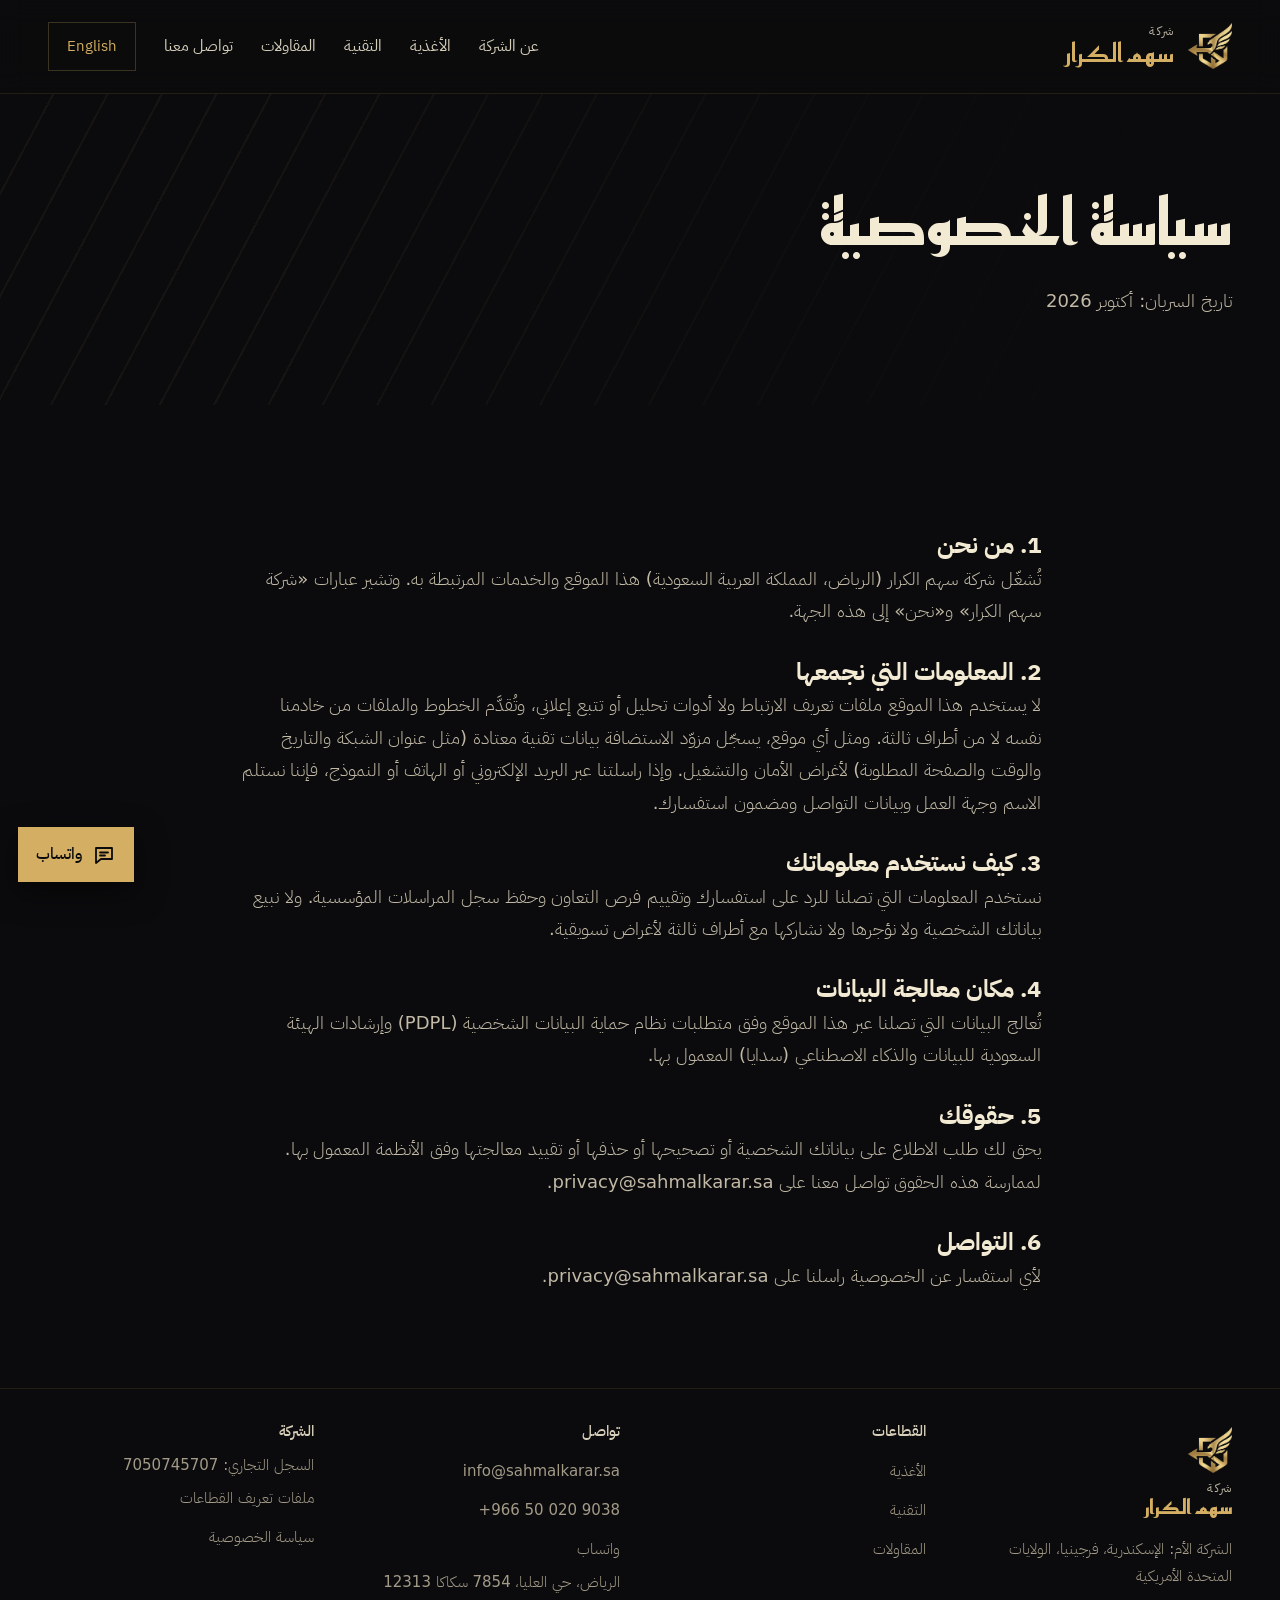
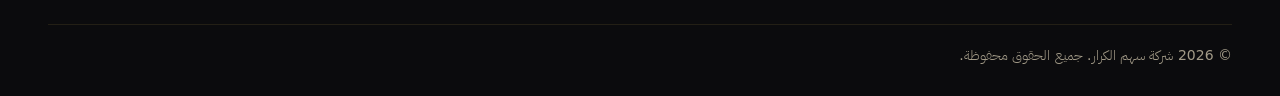
<file: privacy/index.html>
<!doctype html>
<html lang="ar" dir="rtl">
<head>
<meta charset="utf-8">
<meta name="viewport" content="width=device-width, initial-scale=1">
<title>سياسة الخصوصية | شركة سهم الكرار</title>
<meta name="description" content="سياسة الخصوصية لشركة سهم الكرار: كيف نتعامل مع البيانات التي تصلنا عبر البريد الإلكتروني والهاتف ونموذج التواصل في موقعنا، وما الذي لا نجمعه، وكيف تمارس حقوقك.">
<link rel="canonical" href="https://sahmalkarar.sa/privacy/">
<link rel="alternate" hreflang="ar" href="https://sahmalkarar.sa/privacy/">
<link rel="alternate" hreflang="en" href="https://sahmalkarar.sa/en/privacy/">
<link rel="alternate" hreflang="x-default" href="https://sahmalkarar.sa/privacy/">
<meta name="theme-color" content="#0b0b0d">
<meta property="og:type" content="website">
<meta property="og:site_name" content="شركة سهم الكرار">
<meta property="og:title" content="سياسة الخصوصية | شركة سهم الكرار">
<meta property="og:description" content="سياسة الخصوصية لشركة سهم الكرار: كيف نتعامل مع البيانات التي تصلنا عبر البريد الإلكتروني والهاتف ونموذج التواصل في موقعنا، وما الذي لا نجمعه، وكيف تمارس حقوقك.">
<meta property="og:url" content="https://sahmalkarar.sa/privacy/">
<meta property="og:image" content="https://sahmalkarar.sa/assets/img/og-image.png">
<meta property="og:image:width" content="1200">
<meta property="og:image:height" content="630">
<meta property="og:locale" content="ar_SA">
<meta property="og:locale:alternate" content="en_US">
<meta name="twitter:card" content="summary_large_image">
<meta name="twitter:title" content="سياسة الخصوصية | شركة سهم الكرار">
<meta name="twitter:description" content="سياسة الخصوصية لشركة سهم الكرار: كيف نتعامل مع البيانات التي تصلنا عبر البريد الإلكتروني والهاتف ونموذج التواصل في موقعنا، وما الذي لا نجمعه، وكيف تمارس حقوقك.">
<meta name="twitter:image" content="https://sahmalkarar.sa/assets/img/og-image.png">
<link rel="icon" href="/favicon.ico" sizes="any">
<link rel="icon" type="image/png" sizes="32x32" href="/assets/img/favicon-32.png">
<link rel="apple-touch-icon" href="/assets/img/apple-touch-icon.png">
<link rel="manifest" href="/site.webmanifest">
<link rel="preload" href="/assets/fonts/ibm-plex-sans-arabic-arabic-400-normal.woff2" as="font" type="font/woff2" crossorigin>
<link rel="preload" href="/assets/fonts/reem-kufi-arabic-700-normal.woff2" as="font" type="font/woff2" crossorigin>
<link rel="stylesheet" href="/assets/css/style.css?v=0e55f4c1">
<script>document.documentElement.classList.add("js")</script>
<script type="application/ld+json">{"@context": "https://schema.org", "@type": "BreadcrumbList", "itemListElement": [{"@type": "ListItem", "position": 1, "name": "الرئيسية", "item": "https://sahmalkarar.sa/"}, {"@type": "ListItem", "position": 2, "name": "سياسة الخصوصية", "item": "https://sahmalkarar.sa/privacy/"}]}</script>
</head>
<body>
<a class="skip" href="#main">انتقل إلى المحتوى</a>
<header class="site">
  <a class="brand" href="/" aria-label="شركة سهم الكرار - الرئيسية"><img src="/assets/img/mark.png" alt="" width="46" height="48"><span class="brand-txt"><span class="brand-name">سهم الكرار</span><span class="brand-co">شركة</span></span></a>
  <button class="menu-btn" type="button" hidden aria-label="القائمة" aria-expanded="false" aria-controls="site-nav" data-open="القائمة" data-close="إغلاق القائمة"><span class="bars" aria-hidden="true"></span></button>
  <nav class="main" id="site-nav" aria-label="التنقل الرئيسي">
    <a href="/#about">عن الشركة</a>
    <a href="/food/">الأغذية</a><a href="/technology/">التقنية</a><a href="/contracting/">المقاولات</a>
    <a href="/#contact">تواصل معنا</a>
    <a class="lang" href="/en/privacy/" hreflang="en" lang="en">English</a>
  </nav>
</header>
<main id="main">
<section class="page-hero"><div class="wrap stack g20"><h1>سياسة الخصوصية</h1><p class="muted">تاريخ السريان: أكتوبر 2026</p></div></section>
<section><div class="wrap prose"><h2>1. من نحن</h2><p>تُشغّل شركة سهم الكرار (الرياض، المملكة العربية السعودية) هذا الموقع والخدمات المرتبطة به. وتشير عبارات «شركة سهم الكرار» و«نحن» إلى هذه الجهة.</p><h2>2. المعلومات التي نجمعها</h2><p>لا يستخدم هذا الموقع ملفات تعريف الارتباط ولا أدوات تحليل أو تتبع إعلاني، وتُقدَّم الخطوط والملفات من خادمنا نفسه لا من أطراف ثالثة. ومثل أي موقع، يسجّل مزوّد الاستضافة بيانات تقنية معتادة (مثل عنوان الشبكة والتاريخ والوقت والصفحة المطلوبة) لأغراض الأمان والتشغيل. وإذا راسلتنا عبر البريد الإلكتروني أو الهاتف أو النموذج، فإننا نستلم الاسم وجهة العمل وبيانات التواصل ومضمون استفسارك.</p><h2>3. كيف نستخدم معلوماتك</h2><p>نستخدم المعلومات التي تصلنا للرد على استفسارك وتقييم فرص التعاون وحفظ سجل المراسلات المؤسسية. ولا نبيع بياناتك الشخصية ولا نؤجرها ولا نشاركها مع أطراف ثالثة لأغراض تسويقية.</p><h2>4. مكان معالجة البيانات</h2><p>تُعالج البيانات التي تصلنا عبر هذا الموقع وفق متطلبات نظام حماية البيانات الشخصية (PDPL) وإرشادات الهيئة السعودية للبيانات والذكاء الاصطناعي (سدايا) المعمول بها.</p><h2>5. حقوقك</h2><p>يحق لك طلب الاطلاع على بياناتك الشخصية أو تصحيحها أو حذفها أو تقييد معالجتها وفق الأنظمة المعمول بها. لممارسة هذه الحقوق تواصل معنا على privacy@sahmalkarar.sa.</p><h2>6. التواصل</h2><p>لأي استفسار عن الخصوصية راسلنا على privacy@sahmalkarar.sa.</p></div></section>
</main>
<footer class="site">
  <div class="wrap">
    <div class="stack g12"><a class="brand" href="/"><img src="/assets/img/mark.png" alt="" width="34" height="36" loading="lazy"><span class="brand-txt"><span class="brand-name" style="font-size:20px">سهم الكرار</span><span class="brand-co">شركة</span></span></a>
      <p>الشركة الأم: الإسكندرية، فرجينيا، الولايات المتحدة الأمريكية</p></div>
    <div><h2>القطاعات</h2><ul><li><a href="/food/">الأغذية</a></li><li><a href="/technology/">التقنية</a></li><li><a href="/contracting/">المقاولات</a></li></ul></div>
    <div><h2>تواصل</h2><ul>
      <li><a href="mailto:info@sahmalkarar.sa"><bdi>info@sahmalkarar.sa</bdi></a></li>
      <li><a href="tel:+966500209038"><bdi>+966 50 020 9038</bdi></a></li>
      <li><a href="https://wa.me/966500209038?text=%D8%A7%D9%84%D8%B3%D9%84%D8%A7%D9%85%20%D8%B9%D9%84%D9%8A%D9%83%D9%85%D8%8C%20%D8%A3%D9%88%D8%AF%20%D8%A7%D9%84%D8%A7%D8%B3%D8%AA%D9%81%D8%B3%D8%A7%D8%B1%20%D8%B9%D9%86%20%D8%AE%D8%AF%D9%85%D8%A7%D8%AA%20%D8%B4%D8%B1%D9%83%D8%A9%20%D8%B3%D9%87%D9%85%20%D8%A7%D9%84%D9%83%D8%B1%D8%A7%D8%B1." target="_blank" rel="noopener">واتساب</a></li>
      <li>الرياض، حي العليا، 7854 سكاكا 12313</li></ul></div>
    <div><h2>الشركة</h2><ul>
      <li>السجل التجاري: <bdi>7050745707</bdi></li>
      <li><a href="/#divisions">ملفات تعريف القطاعات</a></li>
      <li><a href="/privacy/">سياسة الخصوصية</a></li></ul></div>
    <p class="fine">© 2026 شركة سهم الكرار. جميع الحقوق محفوظة.</p>
  </div>
</footer>
<a class="wa" href="https://wa.me/966500209038?text=%D8%A7%D9%84%D8%B3%D9%84%D8%A7%D9%85%20%D8%B9%D9%84%D9%8A%D9%83%D9%85%D8%8C%20%D8%A3%D9%88%D8%AF%20%D8%A7%D9%84%D8%A7%D8%B3%D8%AA%D9%81%D8%B3%D8%A7%D8%B1%20%D8%B9%D9%86%20%D8%AE%D8%AF%D9%85%D8%A7%D8%AA%20%D8%B4%D8%B1%D9%83%D8%A9%20%D8%B3%D9%87%D9%85%20%D8%A7%D9%84%D9%83%D8%B1%D8%A7%D8%B1." target="_blank" rel="noopener" aria-label="تواصل معنا عبر واتساب"><svg viewBox="0 0 24 24" aria-hidden="true"><path d="M4 5h16v11H9l-5 4z"/><path d="M8 9.5h8M8 12.5h5"/></svg><span>واتساب</span></a>
<script src="/assets/js/main.js?v=3205c715" defer></script>
</body></html>
</file>
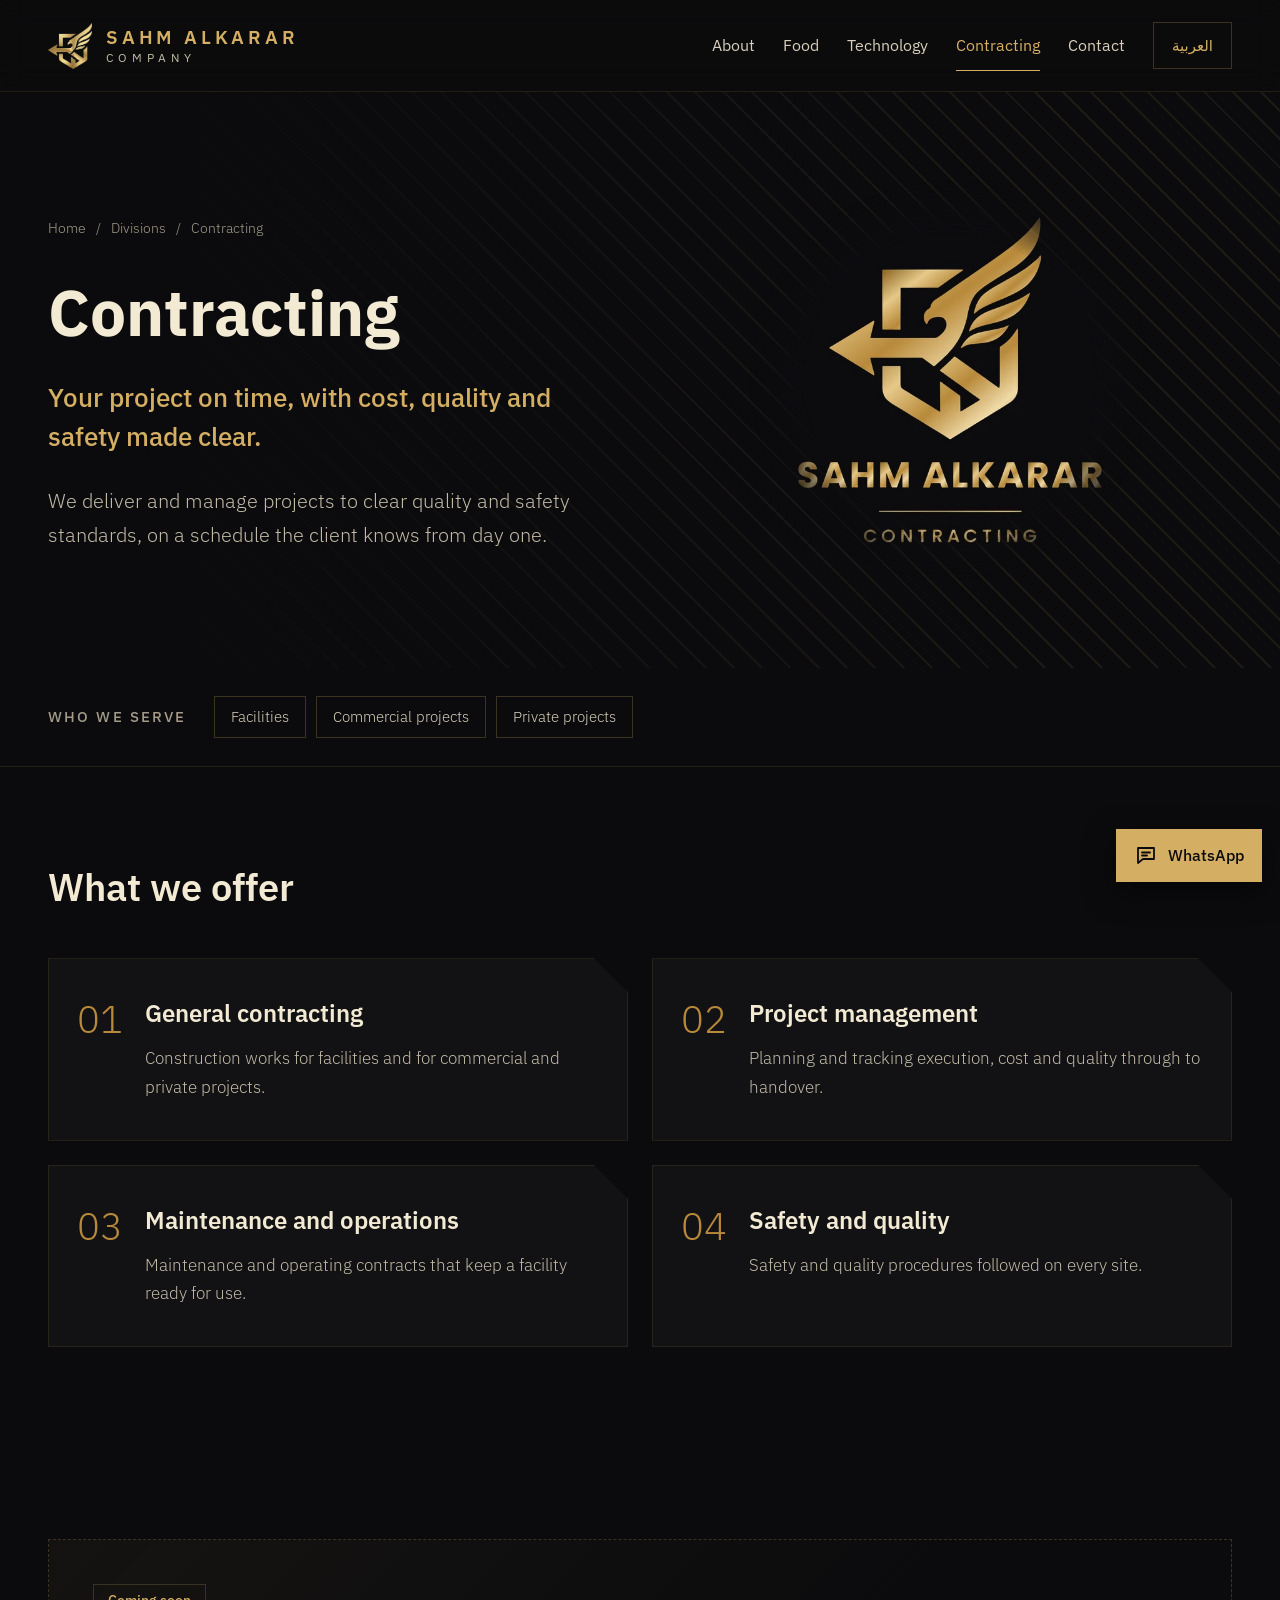
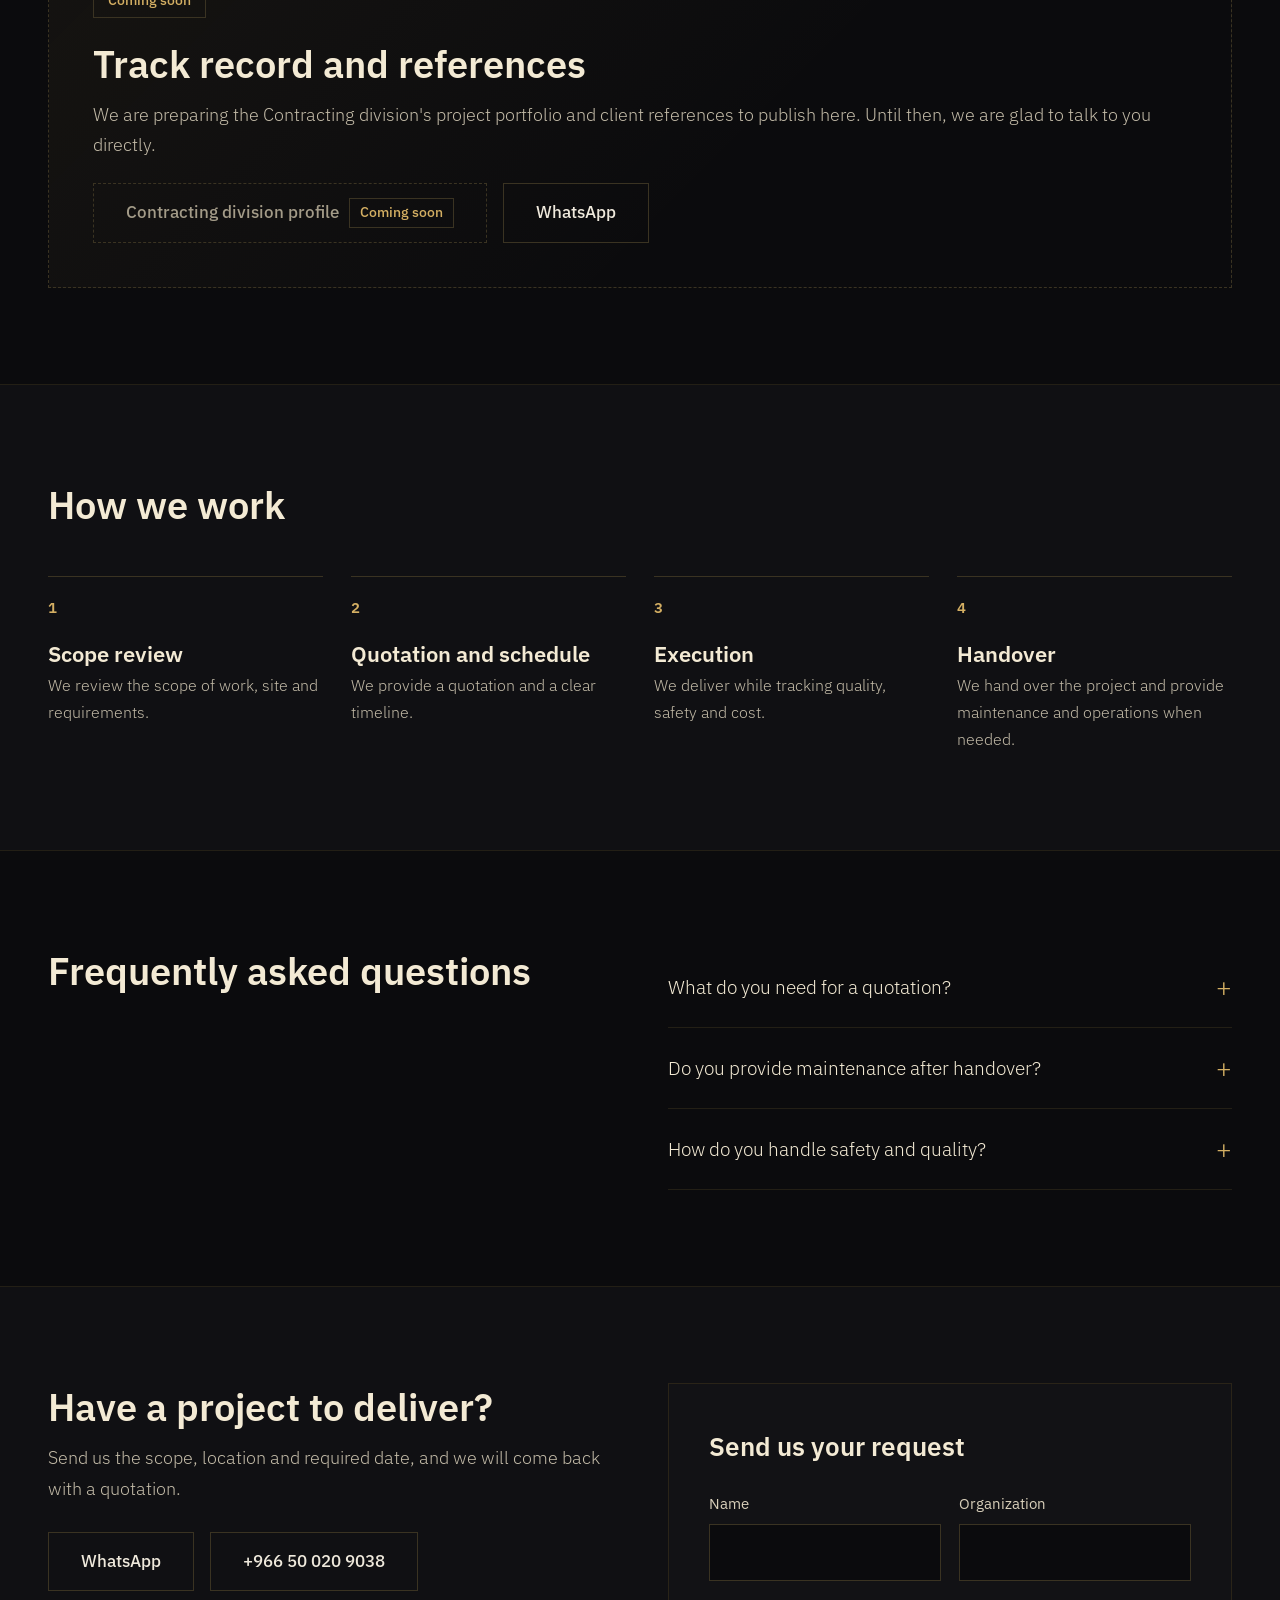
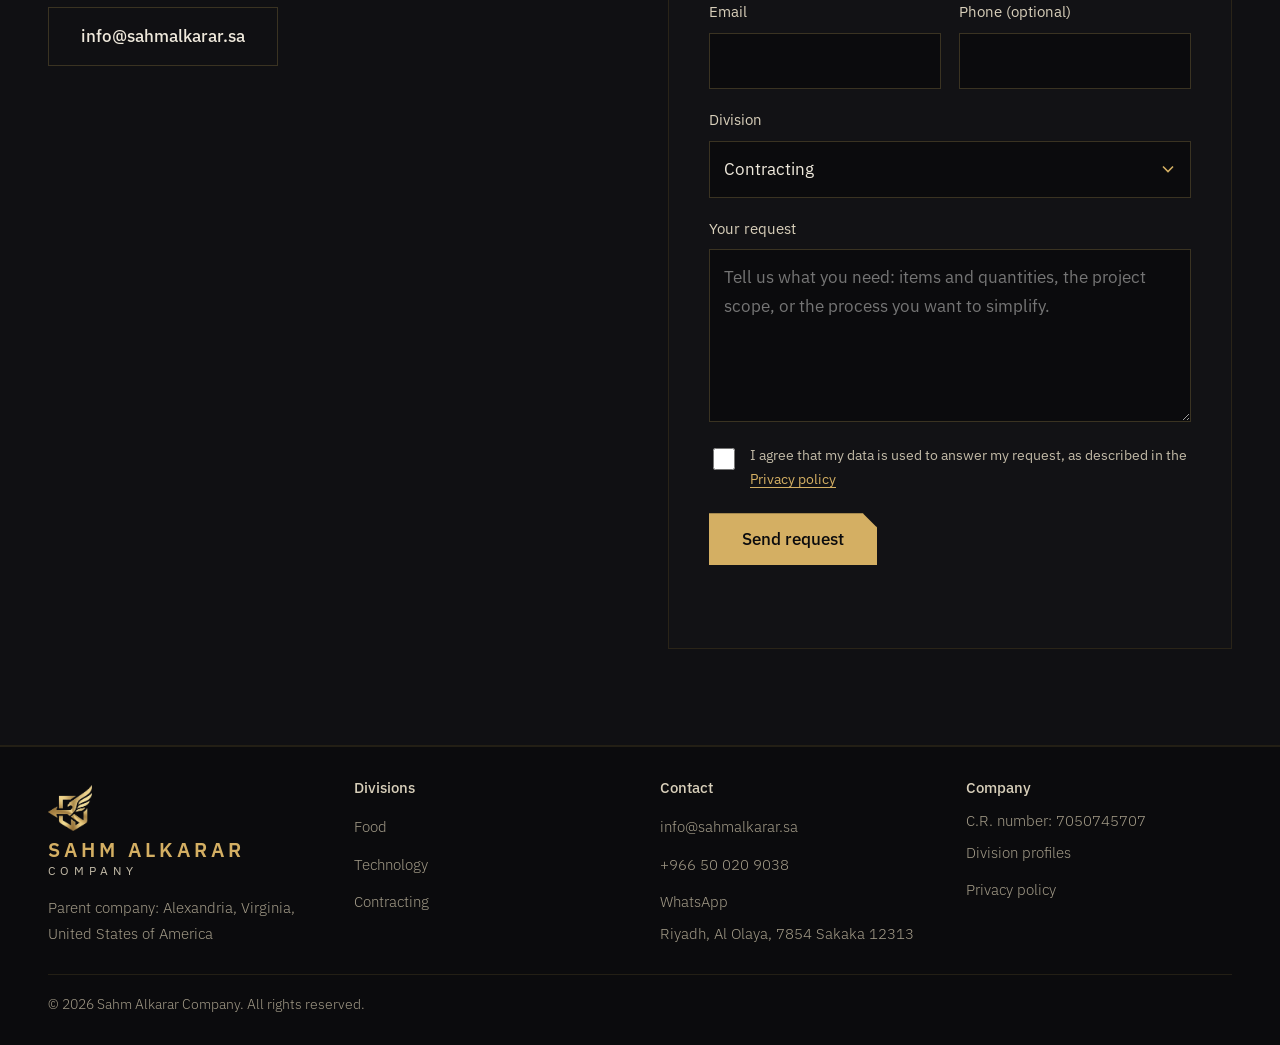
<file: en/contracting/index.html>
<!doctype html>
<html lang="en" dir="ltr">
<head>
<meta charset="utf-8">
<meta name="viewport" content="width=device-width, initial-scale=1">
<title>General Contracting, Project Management and Maintenance in Riyadh | Sahm Alkarar Company</title>
<meta name="description" content="Sahm Alkarar Company's contracting division: general contracting, project management and execution, and maintenance and operations to clear quality and safety standards in Saudi Arabia.">
<link rel="canonical" href="https://sahmalkarar.sa/en/contracting/">
<link rel="alternate" hreflang="en" href="https://sahmalkarar.sa/en/contracting/">
<link rel="alternate" hreflang="ar" href="https://sahmalkarar.sa/contracting/">
<link rel="alternate" hreflang="x-default" href="https://sahmalkarar.sa/contracting/">
<meta name="theme-color" content="#0b0b0d">
<meta property="og:type" content="website">
<meta property="og:site_name" content="Sahm Alkarar Company">
<meta property="og:title" content="General Contracting, Project Management and Maintenance in Riyadh | Sahm Alkarar Company">
<meta property="og:description" content="Sahm Alkarar Company's contracting division: general contracting, project management and execution, and maintenance and operations to clear quality and safety standards in Saudi Arabia.">
<meta property="og:url" content="https://sahmalkarar.sa/en/contracting/">
<meta property="og:image" content="https://sahmalkarar.sa/assets/img/og-image.png">
<meta property="og:image:width" content="1200">
<meta property="og:image:height" content="630">
<meta property="og:locale" content="en_US">
<meta property="og:locale:alternate" content="ar_SA">
<meta name="twitter:card" content="summary_large_image">
<meta name="twitter:title" content="General Contracting, Project Management and Maintenance in Riyadh | Sahm Alkarar Company">
<meta name="twitter:description" content="Sahm Alkarar Company's contracting division: general contracting, project management and execution, and maintenance and operations to clear quality and safety standards in Saudi Arabia.">
<meta name="twitter:image" content="https://sahmalkarar.sa/assets/img/og-image.png">
<link rel="icon" href="/favicon.ico" sizes="any">
<link rel="icon" type="image/png" sizes="32x32" href="/assets/img/favicon-32.png">
<link rel="apple-touch-icon" href="/assets/img/apple-touch-icon.png">
<link rel="manifest" href="/site.webmanifest">
<link rel="preload" href="/assets/fonts/ibm-plex-sans-latin-400-normal.woff2" as="font" type="font/woff2" crossorigin>
<link rel="preload" href="/assets/fonts/ibm-plex-sans-latin-600-normal.woff2" as="font" type="font/woff2" crossorigin>
<link rel="stylesheet" href="/assets/css/style.css?v=0e55f4c1">
<script>document.documentElement.classList.add("js")</script>
<script type="application/ld+json">{"@context": "https://schema.org", "@type": "BreadcrumbList", "itemListElement": [{"@type": "ListItem", "position": 1, "name": "Home", "item": "https://sahmalkarar.sa/en/"}, {"@type": "ListItem", "position": 2, "name": "Contracting", "item": "https://sahmalkarar.sa/en/contracting/"}]}</script>
<script type="application/ld+json">{"@context": "https://schema.org", "@type": "FAQPage", "mainEntity": [{"@type": "Question", "name": "What do you need for a quotation?", "acceptedAnswer": {"@type": "Answer", "text": "The scope of work, the site and the required date, plus any drawings or requirements you have."}}, {"@type": "Question", "name": "Do you provide maintenance after handover?", "acceptedAnswer": {"@type": "Answer", "text": "Yes, we offer maintenance and operating contracts that keep a facility ready for use."}}, {"@type": "Question", "name": "How do you handle safety and quality?", "acceptedAnswer": {"@type": "Answer", "text": "We follow safety and quality procedures on every site and track them during execution."}}]}</script>
</head>
<body>
<a class="skip" href="#main">Skip to content</a>
<header class="site">
  <a class="brand" href="/en/" aria-label="Sahm Alkarar Company - Home"><img src="/assets/img/mark.png" alt="" width="46" height="48"><span class="brand-txt"><span class="brand-name">Sahm Alkarar</span><span class="brand-co">Company</span></span></a>
  <button class="menu-btn" type="button" hidden aria-label="Menu" aria-expanded="false" aria-controls="site-nav" data-open="Menu" data-close="Close menu"><span class="bars" aria-hidden="true"></span></button>
  <nav class="main" id="site-nav" aria-label="Main">
    <a href="/en/#about">About</a>
    <a href="/en/food/">Food</a><a href="/en/technology/">Technology</a><a href="/en/contracting/" aria-current="page">Contracting</a>
    <a href="/en/#contact">Contact</a>
    <a class="lang" href="/contracting/" hreflang="ar" lang="ar">العربية</a>
  </nav>
</header>
<main id="main">
<section class="page-hero d-contracting">
  <div class="wrap cols" style="align-items:center">
    <div class="stack g28">
    <nav class="crumbs" aria-label="Breadcrumb"><a href="/en/">Home</a><span aria-hidden="true">/</span><a href="/en/#divisions">Divisions</a><span aria-hidden="true">/</span><span aria-current="page">Contracting</span></nav>
    <h1>Contracting</h1>
    <p class="hook">Your project on time, with cost, quality and safety made clear.</p>
    <p class="lead">We deliver and manage projects to clear quality and safety standards, on a schedule the client knows from day one.</p>
    </div>
    <div class="div-logo"><img src="/assets/img/div-contracting-en.webp" alt="Sahm Alkarar - Contracting" width="640" height="640" fetchpriority="high"></div>
  </div>
</section>
<section class="serve"><div class="wrap serve-row"><h2>Who we serve</h2><ul class="chips"><li>Facilities</li><li>Commercial projects</li><li>Private projects</li></ul></div></section>
<section>
  <div class="wrap stack g48">
    <h2>What we offer</h2>
    <div class="cards cards-contracting"><div class="card"><h3 style="font-size:24px">General contracting</h3><p style="margin-top:10px">Construction works for facilities and for commercial and private projects.</p></div><div class="card"><h3 style="font-size:24px">Project management</h3><p style="margin-top:10px">Planning and tracking execution, cost and quality through to handover.</p></div><div class="card"><h3 style="font-size:24px">Maintenance and operations</h3><p style="margin-top:10px">Maintenance and operating contracts that keep a facility ready for use.</p></div><div class="card"><h3 style="font-size:24px">Safety and quality</h3><p style="margin-top:10px">Safety and quality procedures followed on every site.</p></div></div>
  </div>
</section>
<section id="proof"><div class="wrap"><div class="proof"><span class="tag">Coming soon</span><div class="stack g12"><h2>Track record and references</h2><p class="muted">We are preparing the Contracting division's project portfolio and client references to publish here. Until then, we are glad to talk to you directly.</p></div>
  <div class="btns"><span class="btn soon" aria-disabled="true">Contracting division profile <em>Coming soon</em></span><a class="btn" href="https://wa.me/966500209038?text=Hello%2C%20I%20would%20like%20a%20quotation%20from%20Sahm%20Alkarar%20Company%27s%20Contracting%20division." target="_blank" rel="noopener">WhatsApp</a></div></div></div></section>
<section id="how" class="alt"><div class="wrap stack g48"><h2>How we work</h2><ol class="steps"><li><span class="n" aria-hidden="true">1</span><div><h3>Scope review</h3><p>We review the scope of work, site and requirements.</p></div></li><li><span class="n" aria-hidden="true">2</span><div><h3>Quotation and schedule</h3><p>We provide a quotation and a clear timeline.</p></div></li><li><span class="n" aria-hidden="true">3</span><div><h3>Execution</h3><p>We deliver while tracking quality, safety and cost.</p></div></li><li><span class="n" aria-hidden="true">4</span><div><h3>Handover</h3><p>We hand over the project and provide maintenance and operations when needed.</p></div></li></ol></div></section>
<section id="faq"><div class="wrap cols"><div class="stack g12"><h2>Frequently asked questions</h2></div><div class="faq"><details><summary>What do you need for a quotation?</summary><p>The scope of work, the site and the required date, plus any drawings or requirements you have.</p></details><details><summary>Do you provide maintenance after handover?</summary><p>Yes, we offer maintenance and operating contracts that keep a facility ready for use.</p></details><details><summary>How do you handle safety and quality?</summary><p>We follow safety and quality procedures on every site and track them during execution.</p></details></div></div></section>
<section id="request" class="alt">
  <div class="wrap cols">
    <div class="stack g28"><div class="stack g12"><h2>Have a project to deliver?</h2><p class="muted">Send us the scope, location and required date, and we will come back with a quotation.</p></div>
      <div class="btns"><a class="btn" href="https://wa.me/966500209038?text=Hello%2C%20I%20would%20like%20a%20quotation%20from%20Sahm%20Alkarar%20Company%27s%20Contracting%20division." target="_blank" rel="noopener">WhatsApp</a><a class="btn" href="tel:+966500209038"><bdi>+966 50 020 9038</bdi></a><a class="btn" href="mailto:info@sahmalkarar.sa"><bdi>info@sahmalkarar.sa</bdi></a></div></div>
    <form class="form" id="f-contracting" method="post" action="https://api.web3forms.com/submit" data-endpoint="https://api.web3forms.com/submit" data-key="9719cf67-72d2-46e1-a6d7-01d7691a50a5" data-subject="Quotation request - Contracting division" data-ok="We received your request. The team for the right division will get back to you." data-err="Could not send. Please email us directly: info@sahmalkarar.sa" data-sending="Sending..." data-req="This field is required" novalidate>
  <h3>Send us your request</h3>
  <div class="fields">
    <label for="f-contracting-name">Name<input id="f-contracting-name" name="name" type="text" autocomplete="name" required></label>
    <label for="f-contracting-org">Organization<input id="f-contracting-org" name="organization" type="text" autocomplete="organization"></label>
    <label for="f-contracting-email">Email<input id="f-contracting-email" name="email" type="email" autocomplete="email" dir="ltr" required></label>
    <label for="f-contracting-phone">Phone (optional)<input id="f-contracting-phone" name="phone" type="tel" autocomplete="tel" dir="ltr"></label>
    <label for="f-contracting-div" class="full">Division<select id="f-contracting-div" name="division"><option value="food">Food</option><option value="technology">Technology</option><option value="contracting" selected>Contracting</option><option value="">Other / not sure</option></select></label>
    <label for="f-contracting-msg" class="full">Your request<textarea id="f-contracting-msg" name="message" rows="5" placeholder="Tell us what you need: items and quantities, the project scope, or the process you want to simplify." required></textarea></label>
  </div>
  <input class="hp" type="text" name="_gotcha" tabindex="-1" autocomplete="off" aria-hidden="true">
  <label class="consent" for="f-contracting-ok"><input id="f-contracting-ok" name="consent" type="checkbox" required><span>I agree that my data is used to answer my request, as described in the <a href="/en/privacy/">Privacy policy</a></span></label>
  <div class="actions"><button class="btn gold" type="submit">Send request</button></div>
  <p class="status" role="status" aria-live="polite"></p>
</form>
  </div>
</section>
</main>
<footer class="site">
  <div class="wrap">
    <div class="stack g12"><a class="brand" href="/en/"><img src="/assets/img/mark.png" alt="" width="34" height="36" loading="lazy"><span class="brand-txt"><span class="brand-name" style="font-size:20px">Sahm Alkarar</span><span class="brand-co">Company</span></span></a>
      <p>Parent company: Alexandria, Virginia, United States of America</p></div>
    <div><h2>Divisions</h2><ul><li><a href="/en/food/">Food</a></li><li><a href="/en/technology/">Technology</a></li><li><a href="/en/contracting/">Contracting</a></li></ul></div>
    <div><h2>Contact</h2><ul>
      <li><a href="mailto:info@sahmalkarar.sa"><bdi>info@sahmalkarar.sa</bdi></a></li>
      <li><a href="tel:+966500209038"><bdi>+966 50 020 9038</bdi></a></li>
      <li><a href="https://wa.me/966500209038?text=Hello%2C%20I%20would%20like%20to%20ask%20about%20Sahm%20Alkarar%20Company%27s%20services." target="_blank" rel="noopener">WhatsApp</a></li>
      <li>Riyadh, Al Olaya, 7854 Sakaka 12313</li></ul></div>
    <div><h2>Company</h2><ul>
      <li>C.R. number: <bdi>7050745707</bdi></li>
      <li><a href="/en/#divisions">Division profiles</a></li>
      <li><a href="/en/privacy/">Privacy policy</a></li></ul></div>
    <p class="fine">© 2026 Sahm Alkarar Company. All rights reserved.</p>
  </div>
</footer>
<a class="wa" href="https://wa.me/966500209038?text=Hello%2C%20I%20would%20like%20to%20ask%20about%20Sahm%20Alkarar%20Company%27s%20services." target="_blank" rel="noopener" aria-label="Chat with us on WhatsApp"><svg viewBox="0 0 24 24" aria-hidden="true"><path d="M4 5h16v11H9l-5 4z"/><path d="M8 9.5h8M8 12.5h5"/></svg><span>WhatsApp</span></a>
<script src="/assets/js/main.js?v=3205c715" defer></script>
</body></html>
</file>
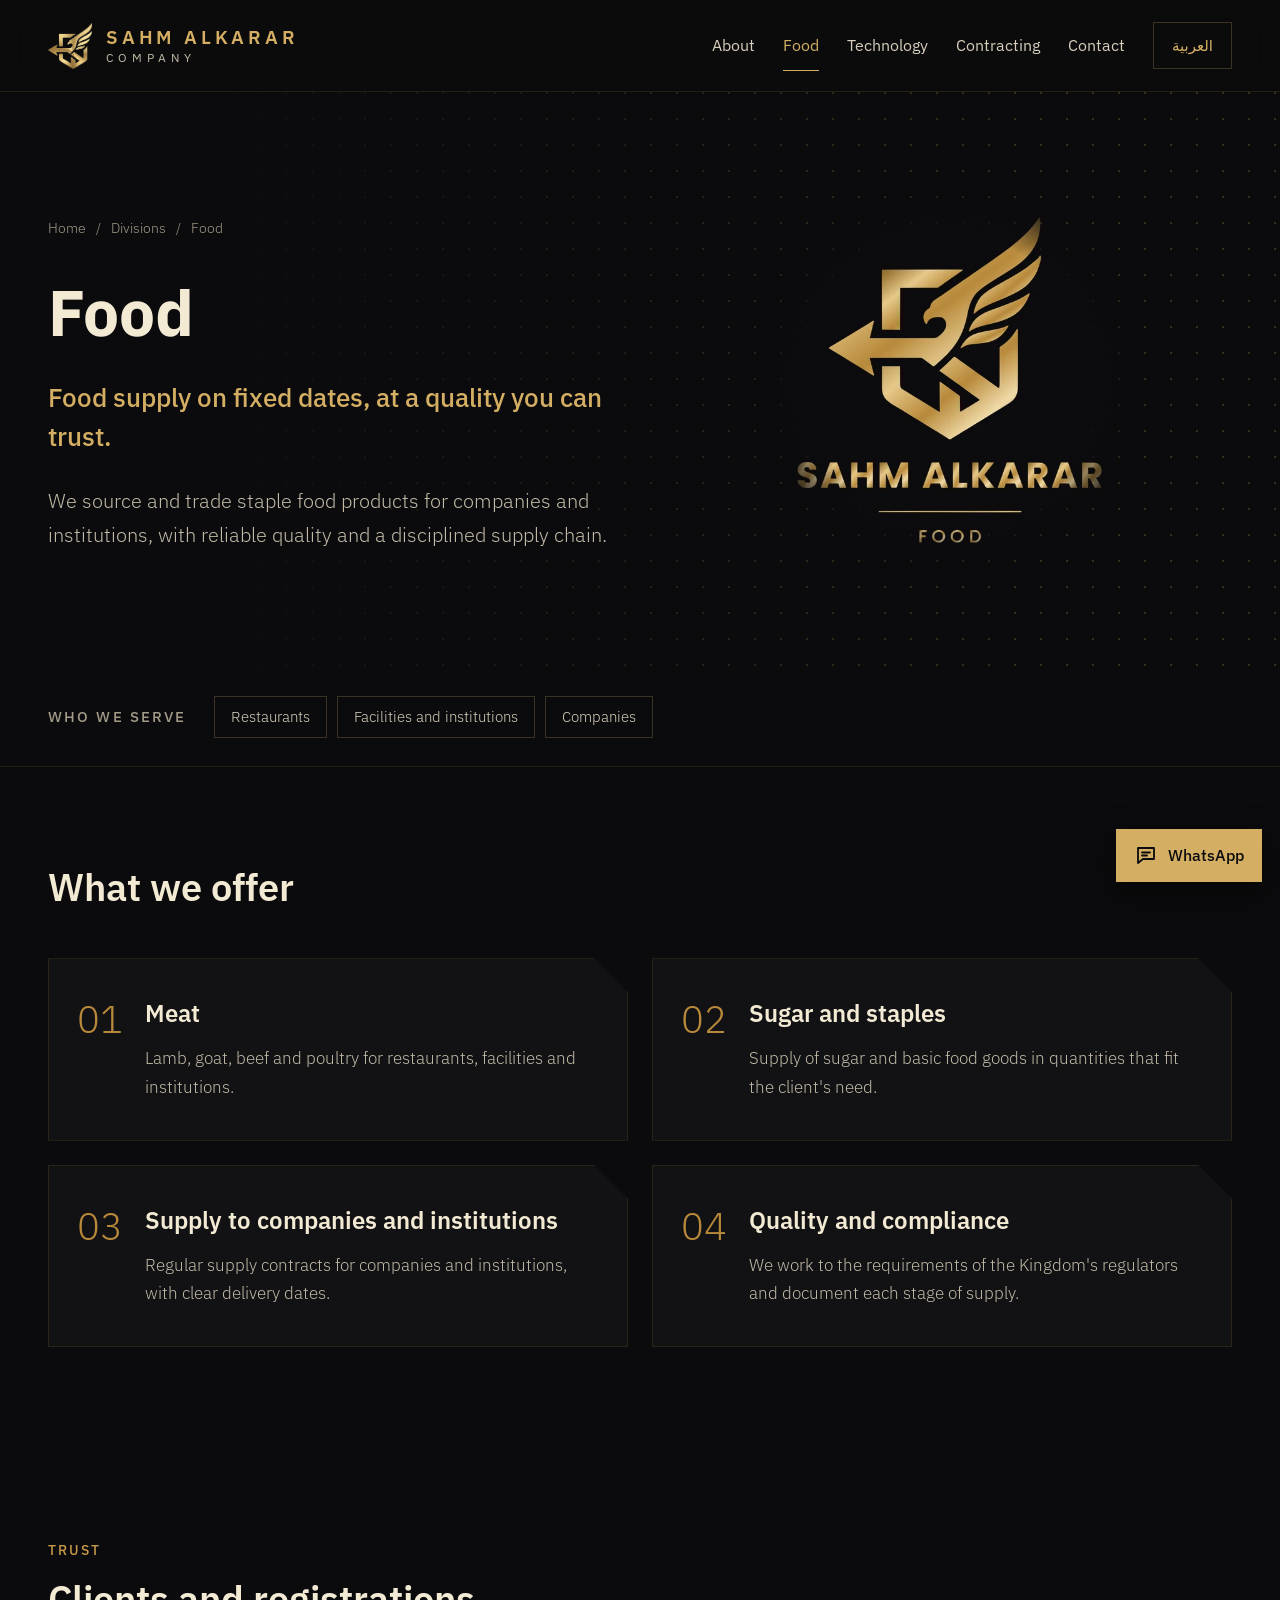
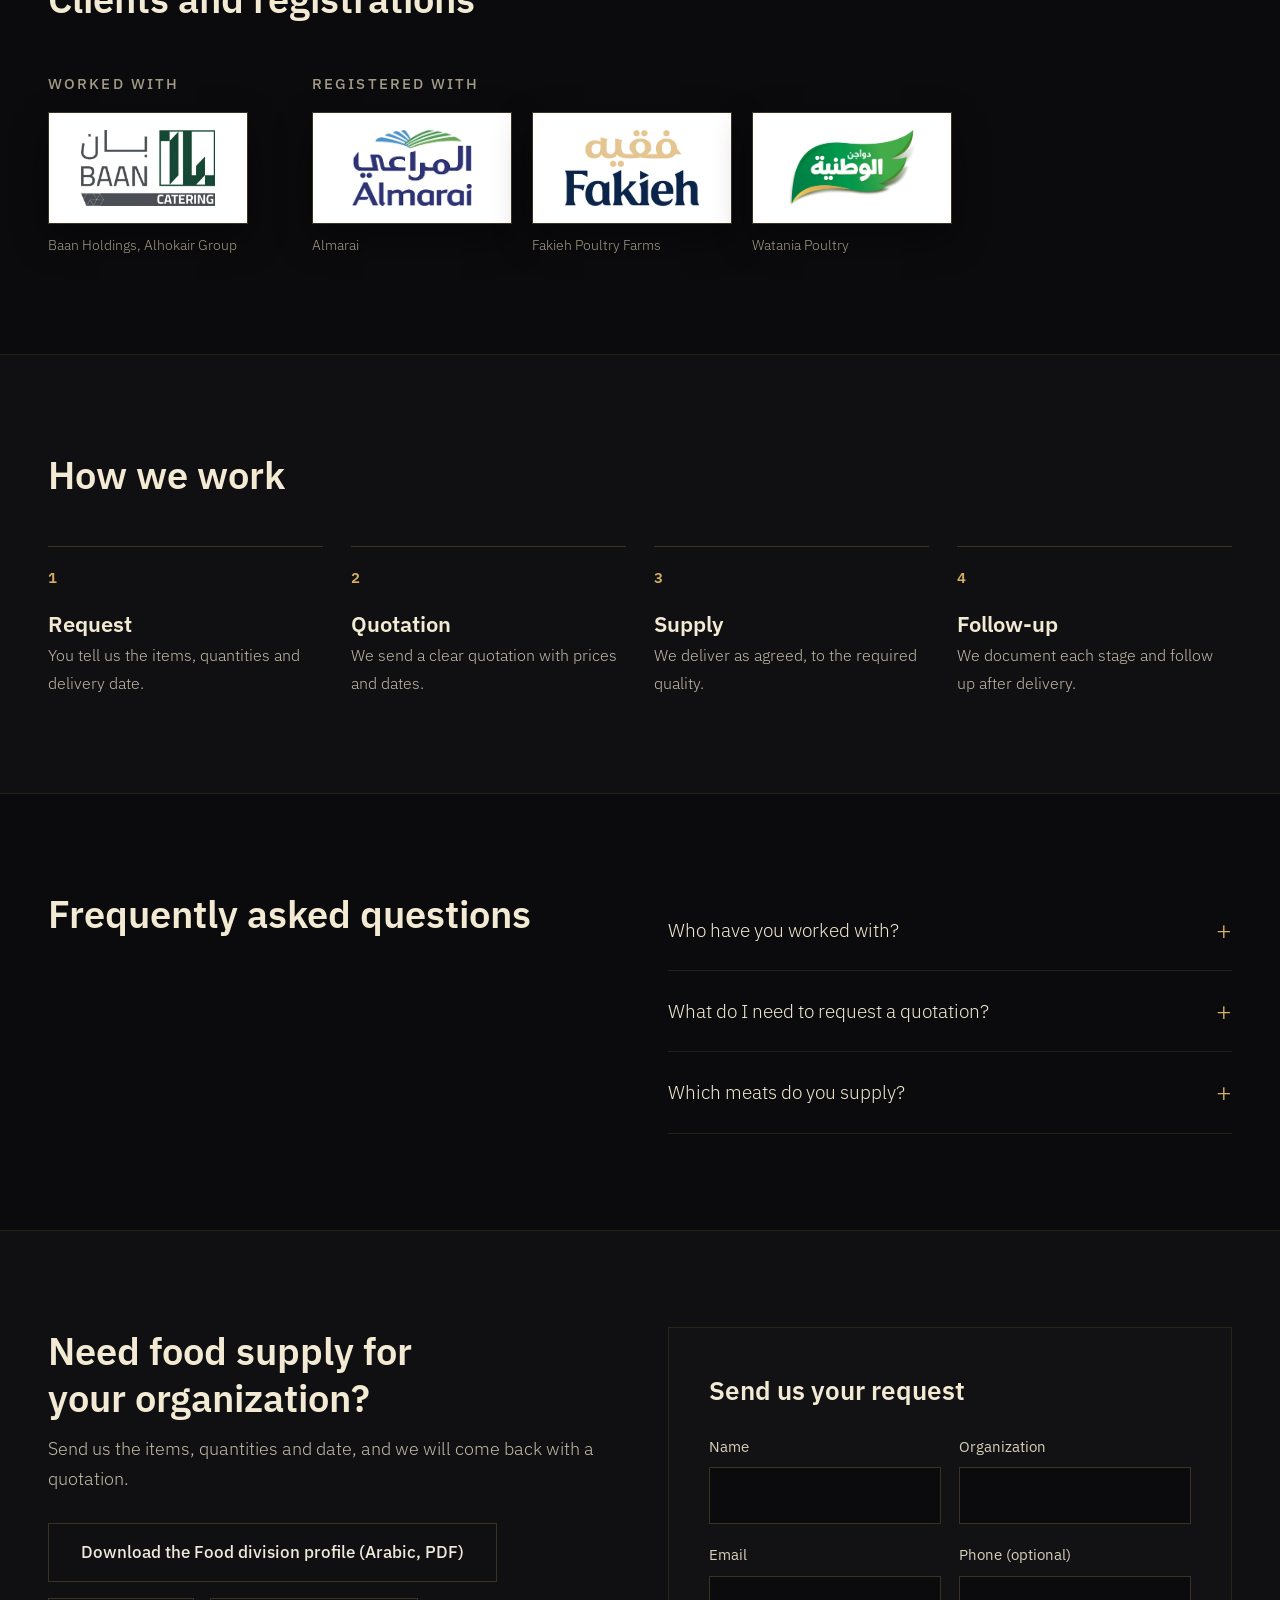
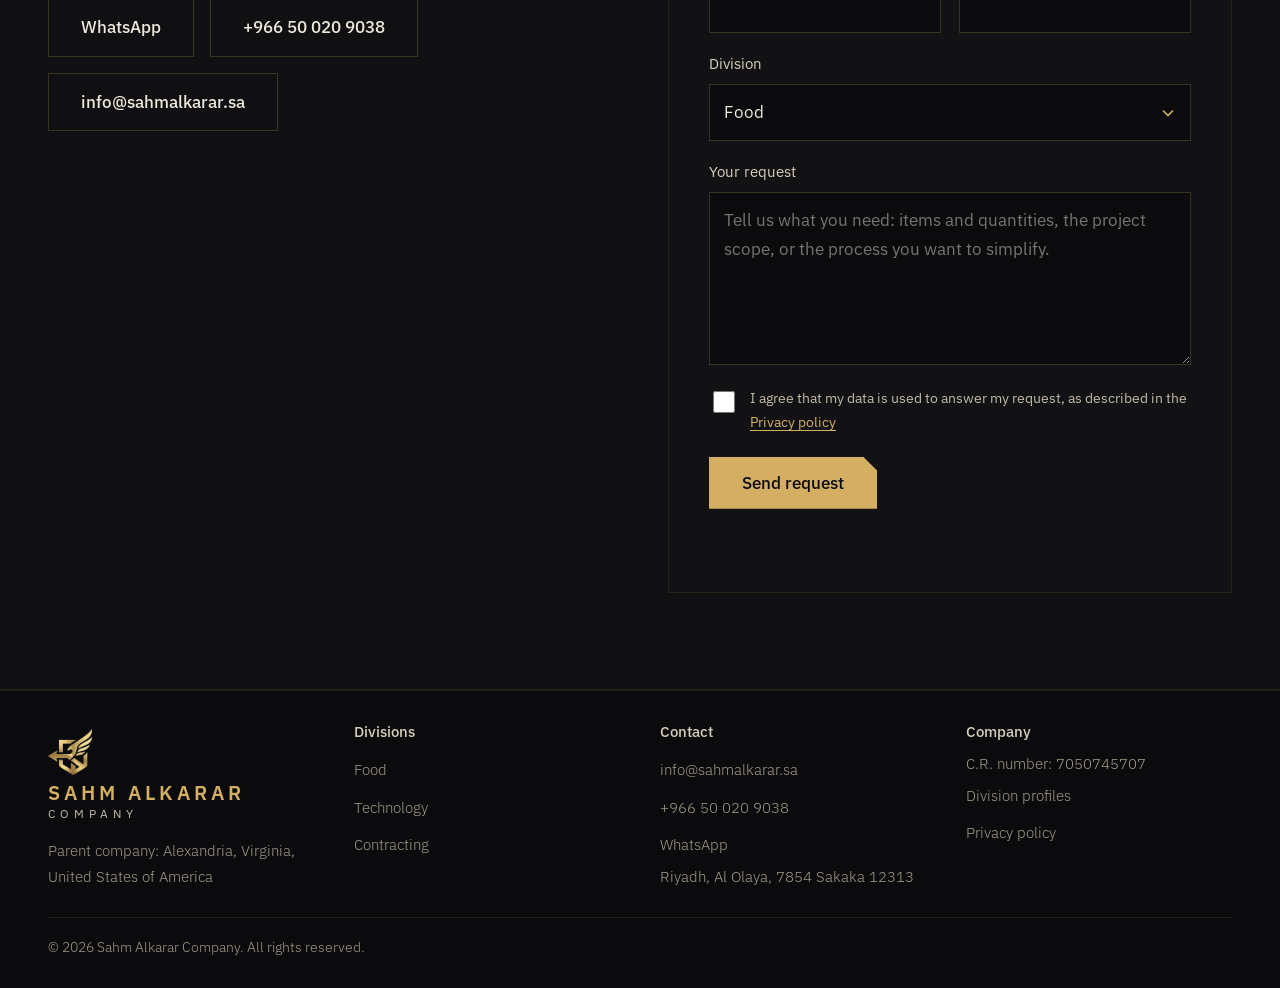
<file: en/food/index.html>
<!doctype html>
<html lang="en" dir="ltr">
<head>
<meta charset="utf-8">
<meta name="viewport" content="width=device-width, initial-scale=1">
<title>Meat, Sugar and Food Supply for Businesses in Riyadh | Sahm Alkarar Company</title>
<meta name="description" content="Sahm Alkarar Company's food division: sourcing and trading of meat, sugar and staple food products for companies and institutions in Saudi Arabia.">
<link rel="canonical" href="https://sahmalkarar.sa/en/food/">
<link rel="alternate" hreflang="en" href="https://sahmalkarar.sa/en/food/">
<link rel="alternate" hreflang="ar" href="https://sahmalkarar.sa/food/">
<link rel="alternate" hreflang="x-default" href="https://sahmalkarar.sa/food/">
<meta name="theme-color" content="#0b0b0d">
<meta property="og:type" content="website">
<meta property="og:site_name" content="Sahm Alkarar Company">
<meta property="og:title" content="Meat, Sugar and Food Supply for Businesses in Riyadh | Sahm Alkarar Company">
<meta property="og:description" content="Sahm Alkarar Company's food division: sourcing and trading of meat, sugar and staple food products for companies and institutions in Saudi Arabia.">
<meta property="og:url" content="https://sahmalkarar.sa/en/food/">
<meta property="og:image" content="https://sahmalkarar.sa/assets/img/og-image.png">
<meta property="og:image:width" content="1200">
<meta property="og:image:height" content="630">
<meta property="og:locale" content="en_US">
<meta property="og:locale:alternate" content="ar_SA">
<meta name="twitter:card" content="summary_large_image">
<meta name="twitter:title" content="Meat, Sugar and Food Supply for Businesses in Riyadh | Sahm Alkarar Company">
<meta name="twitter:description" content="Sahm Alkarar Company's food division: sourcing and trading of meat, sugar and staple food products for companies and institutions in Saudi Arabia.">
<meta name="twitter:image" content="https://sahmalkarar.sa/assets/img/og-image.png">
<link rel="icon" href="/favicon.ico" sizes="any">
<link rel="icon" type="image/png" sizes="32x32" href="/assets/img/favicon-32.png">
<link rel="apple-touch-icon" href="/assets/img/apple-touch-icon.png">
<link rel="manifest" href="/site.webmanifest">
<link rel="preload" href="/assets/fonts/ibm-plex-sans-latin-400-normal.woff2" as="font" type="font/woff2" crossorigin>
<link rel="preload" href="/assets/fonts/ibm-plex-sans-latin-600-normal.woff2" as="font" type="font/woff2" crossorigin>
<link rel="stylesheet" href="/assets/css/style.css?v=0e55f4c1">
<script>document.documentElement.classList.add("js")</script>
<script type="application/ld+json">{"@context": "https://schema.org", "@type": "BreadcrumbList", "itemListElement": [{"@type": "ListItem", "position": 1, "name": "Home", "item": "https://sahmalkarar.sa/en/"}, {"@type": "ListItem", "position": 2, "name": "Food", "item": "https://sahmalkarar.sa/en/food/"}]}</script>
<script type="application/ld+json">{"@context": "https://schema.org", "@type": "FAQPage", "mainEntity": [{"@type": "Question", "name": "Who have you worked with?", "acceptedAnswer": {"@type": "Answer", "text": "We have worked with Baan Holdings, part of the Alhokair Group, and we are registered with Almarai, Fakieh Poultry Farms and Watania Poultry."}}, {"@type": "Question", "name": "What do I need to request a quotation?", "acceptedAnswer": {"@type": "Answer", "text": "Send us the items, quantities and the delivery date, and we will come back with a quotation."}}, {"@type": "Question", "name": "Which meats do you supply?", "acceptedAnswer": {"@type": "Answer", "text": "We supply lamb, goat, beef and poultry."}}]}</script>
</head>
<body>
<a class="skip" href="#main">Skip to content</a>
<header class="site">
  <a class="brand" href="/en/" aria-label="Sahm Alkarar Company - Home"><img src="/assets/img/mark.png" alt="" width="46" height="48"><span class="brand-txt"><span class="brand-name">Sahm Alkarar</span><span class="brand-co">Company</span></span></a>
  <button class="menu-btn" type="button" hidden aria-label="Menu" aria-expanded="false" aria-controls="site-nav" data-open="Menu" data-close="Close menu"><span class="bars" aria-hidden="true"></span></button>
  <nav class="main" id="site-nav" aria-label="Main">
    <a href="/en/#about">About</a>
    <a href="/en/food/" aria-current="page">Food</a><a href="/en/technology/">Technology</a><a href="/en/contracting/">Contracting</a>
    <a href="/en/#contact">Contact</a>
    <a class="lang" href="/food/" hreflang="ar" lang="ar">العربية</a>
  </nav>
</header>
<main id="main">
<section class="page-hero d-food">
  <div class="wrap cols" style="align-items:center">
    <div class="stack g28">
    <nav class="crumbs" aria-label="Breadcrumb"><a href="/en/">Home</a><span aria-hidden="true">/</span><a href="/en/#divisions">Divisions</a><span aria-hidden="true">/</span><span aria-current="page">Food</span></nav>
    <h1>Food</h1>
    <p class="hook">Food supply on fixed dates, at a quality you can trust.</p>
    <p class="lead">We source and trade staple food products for companies and institutions, with reliable quality and a disciplined supply chain.</p>
    </div>
    <div class="div-logo"><img src="/assets/img/div-food-en.webp" alt="Sahm Alkarar - Food" width="640" height="640" fetchpriority="high"></div>
  </div>
</section>
<section class="serve"><div class="wrap serve-row"><h2>Who we serve</h2><ul class="chips"><li>Restaurants</li><li>Facilities and institutions</li><li>Companies</li></ul></div></section>
<section>
  <div class="wrap stack g48">
    <h2>What we offer</h2>
    <div class="cards cards-food"><div class="card"><h3 style="font-size:24px">Meat</h3><p style="margin-top:10px">Lamb, goat, beef and poultry for restaurants, facilities and institutions.</p></div><div class="card"><h3 style="font-size:24px">Sugar and staples</h3><p style="margin-top:10px">Supply of sugar and basic food goods in quantities that fit the client's need.</p></div><div class="card"><h3 style="font-size:24px">Supply to companies and institutions</h3><p style="margin-top:10px">Regular supply contracts for companies and institutions, with clear delivery dates.</p></div><div class="card"><h3 style="font-size:24px">Quality and compliance</h3><p style="margin-top:10px">We work to the requirements of the Kingdom's regulators and document each stage of supply.</p></div></div>
  </div>
</section>
<section id="clients"><div class="wrap stack g48"><div class="stack g12" style="max-width:640px"><p class="eyebrow">Trust</p><h2>Clients and registrations</h2></div>
  <div class="logo-groups"><div class="lg"><h3>Worked with</h3><div class="logos"><figure><div class="plate"><img src="/assets/img/client-baan.webp" alt="Baan Holdings, Alhokair Group" width="424" height="240" loading="lazy"></div><figcaption>Baan Holdings, Alhokair Group</figcaption></figure></div></div><div class="lg"><h3>Registered with</h3><div class="logos"><figure><div class="plate"><img src="/assets/img/client-almarai.webp" alt="Almarai" width="271" height="171" loading="lazy"></div><figcaption>Almarai</figcaption></figure><figure><div class="plate"><img src="/assets/img/client-fakieh.webp" alt="Fakieh Poultry Farms" width="705" height="398" loading="lazy"></div><figcaption>Fakieh Poultry Farms</figcaption></figure><figure><div class="plate"><img src="/assets/img/client-watania.webp" alt="Watania Poultry" width="633" height="373" loading="lazy"></div><figcaption>Watania Poultry</figcaption></figure></div></div></div></div></section>
<section id="how" class="alt"><div class="wrap stack g48"><h2>How we work</h2><ol class="steps"><li><span class="n" aria-hidden="true">1</span><div><h3>Request</h3><p>You tell us the items, quantities and delivery date.</p></div></li><li><span class="n" aria-hidden="true">2</span><div><h3>Quotation</h3><p>We send a clear quotation with prices and dates.</p></div></li><li><span class="n" aria-hidden="true">3</span><div><h3>Supply</h3><p>We deliver as agreed, to the required quality.</p></div></li><li><span class="n" aria-hidden="true">4</span><div><h3>Follow-up</h3><p>We document each stage and follow up after delivery.</p></div></li></ol></div></section>
<section id="faq"><div class="wrap cols"><div class="stack g12"><h2>Frequently asked questions</h2></div><div class="faq"><details><summary>Who have you worked with?</summary><p>We have worked with Baan Holdings, part of the Alhokair Group, and we are registered with Almarai, Fakieh Poultry Farms and Watania Poultry.</p></details><details><summary>What do I need to request a quotation?</summary><p>Send us the items, quantities and the delivery date, and we will come back with a quotation.</p></details><details><summary>Which meats do you supply?</summary><p>We supply lamb, goat, beef and poultry.</p></details></div></div></section>
<section id="request" class="alt">
  <div class="wrap cols">
    <div class="stack g28"><div class="stack g12"><h2>Need food supply for your organization?</h2><p class="muted">Send us the items, quantities and date, and we will come back with a quotation.</p></div>
      <div class="btns"><a class="btn" href="/downloads/Sahm-Alkarar-Food-Profile-AR.pdf" download>Download the Food division profile (Arabic, PDF)</a><a class="btn" href="https://wa.me/966500209038?text=Hello%2C%20I%20would%20like%20a%20quotation%20from%20Sahm%20Alkarar%20Company%27s%20Food%20division." target="_blank" rel="noopener">WhatsApp</a><a class="btn" href="tel:+966500209038"><bdi>+966 50 020 9038</bdi></a><a class="btn" href="mailto:info@sahmalkarar.sa"><bdi>info@sahmalkarar.sa</bdi></a></div></div>
    <form class="form" id="f-food" method="post" action="https://api.web3forms.com/submit" data-endpoint="https://api.web3forms.com/submit" data-key="54d5d1e6-788d-47ad-ad90-5889e449d232" data-subject="Quotation request - Food division" data-ok="We received your request. The team for the right division will get back to you." data-err="Could not send. Please email us directly: info@sahmalkarar.sa" data-sending="Sending..." data-req="This field is required" novalidate>
  <h3>Send us your request</h3>
  <div class="fields">
    <label for="f-food-name">Name<input id="f-food-name" name="name" type="text" autocomplete="name" required></label>
    <label for="f-food-org">Organization<input id="f-food-org" name="organization" type="text" autocomplete="organization"></label>
    <label for="f-food-email">Email<input id="f-food-email" name="email" type="email" autocomplete="email" dir="ltr" required></label>
    <label for="f-food-phone">Phone (optional)<input id="f-food-phone" name="phone" type="tel" autocomplete="tel" dir="ltr"></label>
    <label for="f-food-div" class="full">Division<select id="f-food-div" name="division"><option value="food" selected>Food</option><option value="technology">Technology</option><option value="contracting">Contracting</option><option value="">Other / not sure</option></select></label>
    <label for="f-food-msg" class="full">Your request<textarea id="f-food-msg" name="message" rows="5" placeholder="Tell us what you need: items and quantities, the project scope, or the process you want to simplify." required></textarea></label>
  </div>
  <input class="hp" type="text" name="_gotcha" tabindex="-1" autocomplete="off" aria-hidden="true">
  <label class="consent" for="f-food-ok"><input id="f-food-ok" name="consent" type="checkbox" required><span>I agree that my data is used to answer my request, as described in the <a href="/en/privacy/">Privacy policy</a></span></label>
  <div class="actions"><button class="btn gold" type="submit">Send request</button></div>
  <p class="status" role="status" aria-live="polite"></p>
</form>
  </div>
</section>
</main>
<footer class="site">
  <div class="wrap">
    <div class="stack g12"><a class="brand" href="/en/"><img src="/assets/img/mark.png" alt="" width="34" height="36" loading="lazy"><span class="brand-txt"><span class="brand-name" style="font-size:20px">Sahm Alkarar</span><span class="brand-co">Company</span></span></a>
      <p>Parent company: Alexandria, Virginia, United States of America</p></div>
    <div><h2>Divisions</h2><ul><li><a href="/en/food/">Food</a></li><li><a href="/en/technology/">Technology</a></li><li><a href="/en/contracting/">Contracting</a></li></ul></div>
    <div><h2>Contact</h2><ul>
      <li><a href="mailto:info@sahmalkarar.sa"><bdi>info@sahmalkarar.sa</bdi></a></li>
      <li><a href="tel:+966500209038"><bdi>+966 50 020 9038</bdi></a></li>
      <li><a href="https://wa.me/966500209038?text=Hello%2C%20I%20would%20like%20to%20ask%20about%20Sahm%20Alkarar%20Company%27s%20services." target="_blank" rel="noopener">WhatsApp</a></li>
      <li>Riyadh, Al Olaya, 7854 Sakaka 12313</li></ul></div>
    <div><h2>Company</h2><ul>
      <li>C.R. number: <bdi>7050745707</bdi></li>
      <li><a href="/en/#divisions">Division profiles</a></li>
      <li><a href="/en/privacy/">Privacy policy</a></li></ul></div>
    <p class="fine">© 2026 Sahm Alkarar Company. All rights reserved.</p>
  </div>
</footer>
<a class="wa" href="https://wa.me/966500209038?text=Hello%2C%20I%20would%20like%20to%20ask%20about%20Sahm%20Alkarar%20Company%27s%20services." target="_blank" rel="noopener" aria-label="Chat with us on WhatsApp"><svg viewBox="0 0 24 24" aria-hidden="true"><path d="M4 5h16v11H9l-5 4z"/><path d="M8 9.5h8M8 12.5h5"/></svg><span>WhatsApp</span></a>
<script src="/assets/js/main.js?v=3205c715" defer></script>
</body></html>
</file>
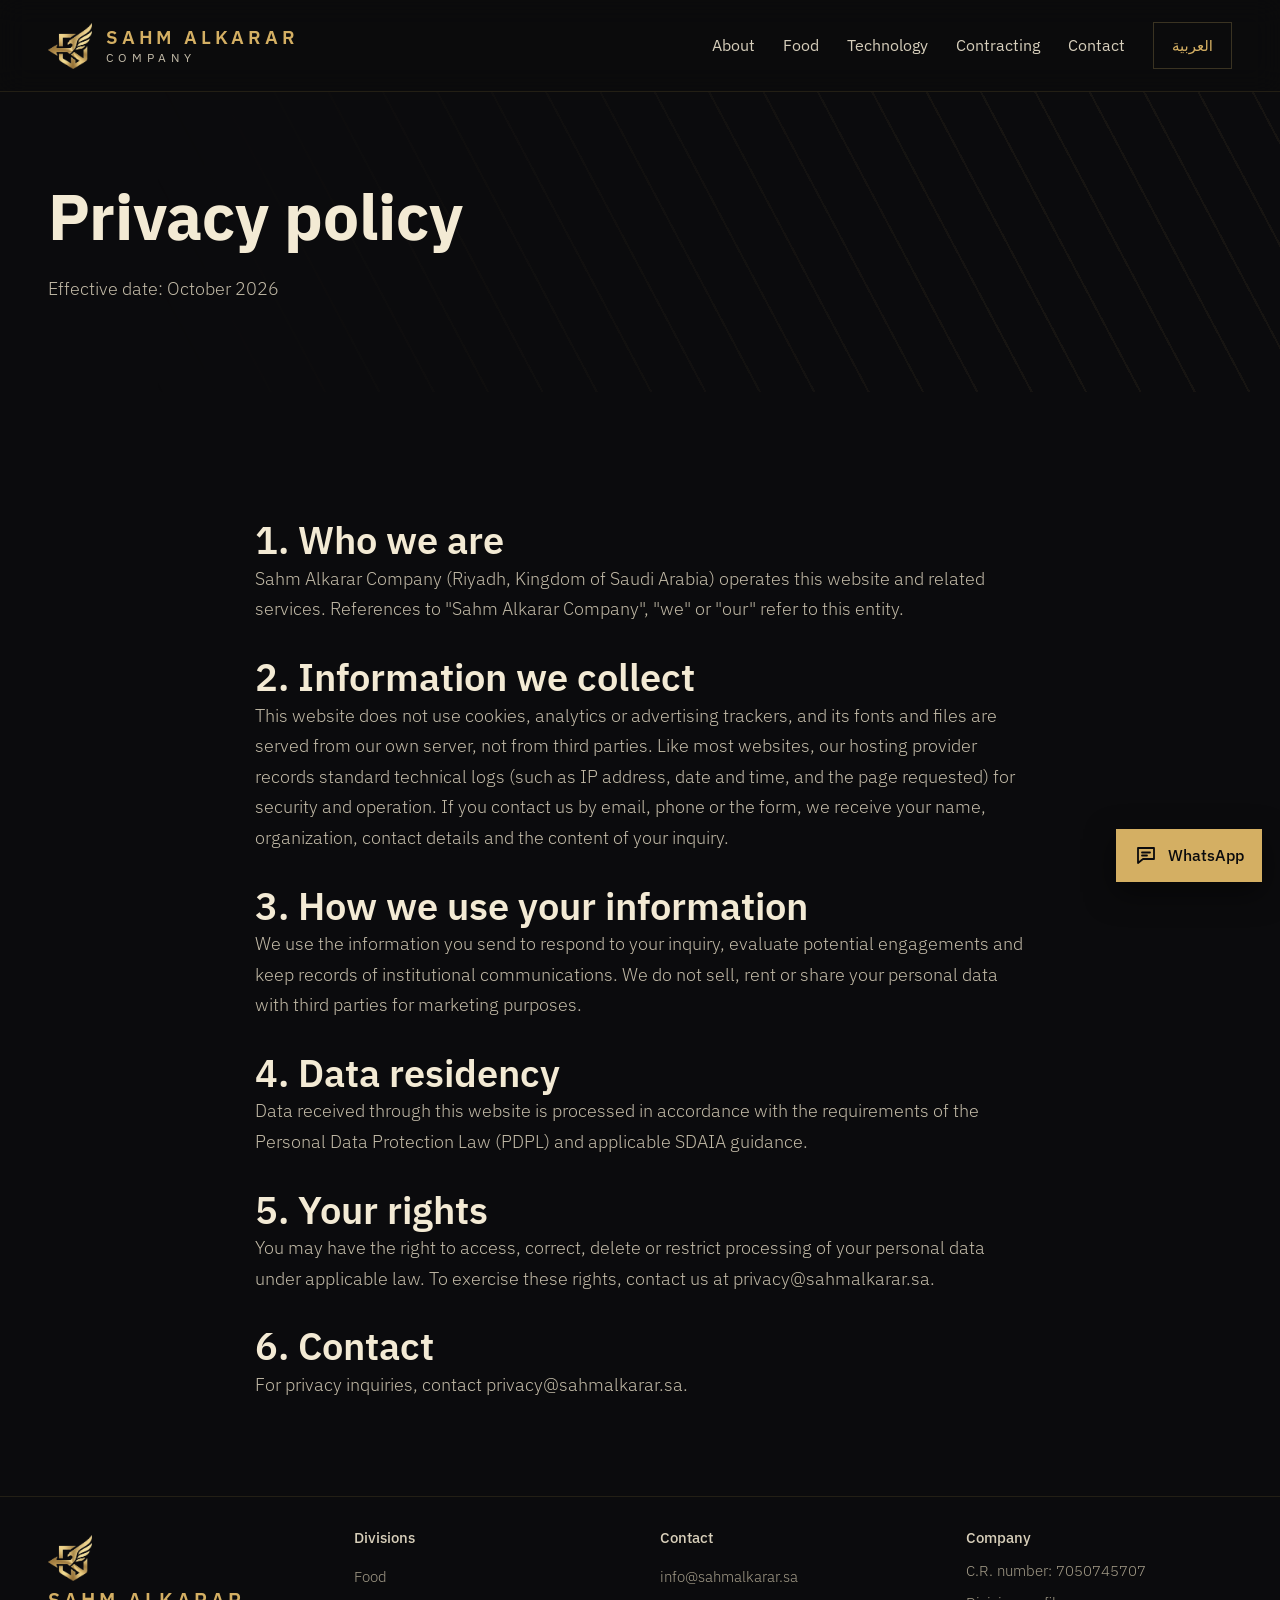
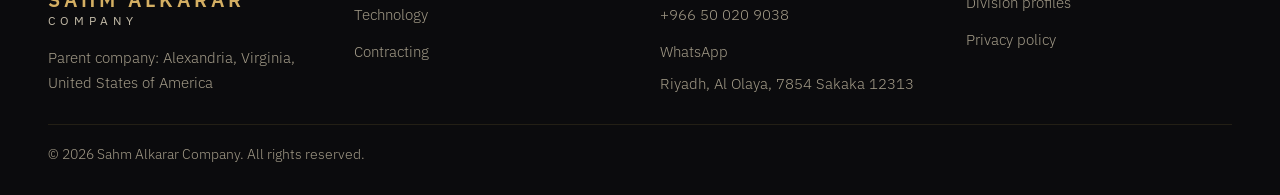
<file: en/privacy/index.html>
<!doctype html>
<html lang="en" dir="ltr">
<head>
<meta charset="utf-8">
<meta name="viewport" content="width=device-width, initial-scale=1">
<title>Privacy policy | Sahm Alkarar Company</title>
<meta name="description" content="Privacy policy of Sahm Alkarar Company: how we handle data received by email, phone and the contact form on this website, what we do not collect, and how to exercise your rights.">
<link rel="canonical" href="https://sahmalkarar.sa/en/privacy/">
<link rel="alternate" hreflang="en" href="https://sahmalkarar.sa/en/privacy/">
<link rel="alternate" hreflang="ar" href="https://sahmalkarar.sa/privacy/">
<link rel="alternate" hreflang="x-default" href="https://sahmalkarar.sa/privacy/">
<meta name="theme-color" content="#0b0b0d">
<meta property="og:type" content="website">
<meta property="og:site_name" content="Sahm Alkarar Company">
<meta property="og:title" content="Privacy policy | Sahm Alkarar Company">
<meta property="og:description" content="Privacy policy of Sahm Alkarar Company: how we handle data received by email, phone and the contact form on this website, what we do not collect, and how to exercise your rights.">
<meta property="og:url" content="https://sahmalkarar.sa/en/privacy/">
<meta property="og:image" content="https://sahmalkarar.sa/assets/img/og-image.png">
<meta property="og:image:width" content="1200">
<meta property="og:image:height" content="630">
<meta property="og:locale" content="en_US">
<meta property="og:locale:alternate" content="ar_SA">
<meta name="twitter:card" content="summary_large_image">
<meta name="twitter:title" content="Privacy policy | Sahm Alkarar Company">
<meta name="twitter:description" content="Privacy policy of Sahm Alkarar Company: how we handle data received by email, phone and the contact form on this website, what we do not collect, and how to exercise your rights.">
<meta name="twitter:image" content="https://sahmalkarar.sa/assets/img/og-image.png">
<link rel="icon" href="/favicon.ico" sizes="any">
<link rel="icon" type="image/png" sizes="32x32" href="/assets/img/favicon-32.png">
<link rel="apple-touch-icon" href="/assets/img/apple-touch-icon.png">
<link rel="manifest" href="/site.webmanifest">
<link rel="preload" href="/assets/fonts/ibm-plex-sans-latin-400-normal.woff2" as="font" type="font/woff2" crossorigin>
<link rel="preload" href="/assets/fonts/ibm-plex-sans-latin-600-normal.woff2" as="font" type="font/woff2" crossorigin>
<link rel="stylesheet" href="/assets/css/style.css?v=0e55f4c1">
<script>document.documentElement.classList.add("js")</script>
<script type="application/ld+json">{"@context": "https://schema.org", "@type": "BreadcrumbList", "itemListElement": [{"@type": "ListItem", "position": 1, "name": "Home", "item": "https://sahmalkarar.sa/en/"}, {"@type": "ListItem", "position": 2, "name": "Privacy policy", "item": "https://sahmalkarar.sa/en/privacy/"}]}</script>
</head>
<body>
<a class="skip" href="#main">Skip to content</a>
<header class="site">
  <a class="brand" href="/en/" aria-label="Sahm Alkarar Company - Home"><img src="/assets/img/mark.png" alt="" width="46" height="48"><span class="brand-txt"><span class="brand-name">Sahm Alkarar</span><span class="brand-co">Company</span></span></a>
  <button class="menu-btn" type="button" hidden aria-label="Menu" aria-expanded="false" aria-controls="site-nav" data-open="Menu" data-close="Close menu"><span class="bars" aria-hidden="true"></span></button>
  <nav class="main" id="site-nav" aria-label="Main">
    <a href="/en/#about">About</a>
    <a href="/en/food/">Food</a><a href="/en/technology/">Technology</a><a href="/en/contracting/">Contracting</a>
    <a href="/en/#contact">Contact</a>
    <a class="lang" href="/privacy/" hreflang="ar" lang="ar">العربية</a>
  </nav>
</header>
<main id="main">
<section class="page-hero"><div class="wrap stack g20"><h1>Privacy policy</h1><p class="muted">Effective date: October 2026</p></div></section>
<section><div class="wrap prose"><h2>1. Who we are</h2><p>Sahm Alkarar Company (Riyadh, Kingdom of Saudi Arabia) operates this website and related services. References to "Sahm Alkarar Company", "we" or "our" refer to this entity.</p><h2>2. Information we collect</h2><p>This website does not use cookies, analytics or advertising trackers, and its fonts and files are served from our own server, not from third parties. Like most websites, our hosting provider records standard technical logs (such as IP address, date and time, and the page requested) for security and operation. If you contact us by email, phone or the form, we receive your name, organization, contact details and the content of your inquiry.</p><h2>3. How we use your information</h2><p>We use the information you send to respond to your inquiry, evaluate potential engagements and keep records of institutional communications. We do not sell, rent or share your personal data with third parties for marketing purposes.</p><h2>4. Data residency</h2><p>Data received through this website is processed in accordance with the requirements of the Personal Data Protection Law (PDPL) and applicable SDAIA guidance.</p><h2>5. Your rights</h2><p>You may have the right to access, correct, delete or restrict processing of your personal data under applicable law. To exercise these rights, contact us at privacy@sahmalkarar.sa.</p><h2>6. Contact</h2><p>For privacy inquiries, contact privacy@sahmalkarar.sa.</p></div></section>
</main>
<footer class="site">
  <div class="wrap">
    <div class="stack g12"><a class="brand" href="/en/"><img src="/assets/img/mark.png" alt="" width="34" height="36" loading="lazy"><span class="brand-txt"><span class="brand-name" style="font-size:20px">Sahm Alkarar</span><span class="brand-co">Company</span></span></a>
      <p>Parent company: Alexandria, Virginia, United States of America</p></div>
    <div><h2>Divisions</h2><ul><li><a href="/en/food/">Food</a></li><li><a href="/en/technology/">Technology</a></li><li><a href="/en/contracting/">Contracting</a></li></ul></div>
    <div><h2>Contact</h2><ul>
      <li><a href="mailto:info@sahmalkarar.sa"><bdi>info@sahmalkarar.sa</bdi></a></li>
      <li><a href="tel:+966500209038"><bdi>+966 50 020 9038</bdi></a></li>
      <li><a href="https://wa.me/966500209038?text=Hello%2C%20I%20would%20like%20to%20ask%20about%20Sahm%20Alkarar%20Company%27s%20services." target="_blank" rel="noopener">WhatsApp</a></li>
      <li>Riyadh, Al Olaya, 7854 Sakaka 12313</li></ul></div>
    <div><h2>Company</h2><ul>
      <li>C.R. number: <bdi>7050745707</bdi></li>
      <li><a href="/en/#divisions">Division profiles</a></li>
      <li><a href="/en/privacy/">Privacy policy</a></li></ul></div>
    <p class="fine">© 2026 Sahm Alkarar Company. All rights reserved.</p>
  </div>
</footer>
<a class="wa" href="https://wa.me/966500209038?text=Hello%2C%20I%20would%20like%20to%20ask%20about%20Sahm%20Alkarar%20Company%27s%20services." target="_blank" rel="noopener" aria-label="Chat with us on WhatsApp"><svg viewBox="0 0 24 24" aria-hidden="true"><path d="M4 5h16v11H9l-5 4z"/><path d="M8 9.5h8M8 12.5h5"/></svg><span>WhatsApp</span></a>
<script src="/assets/js/main.js?v=3205c715" defer></script>
</body></html>
</file>
<file: assets/css/style.css>
/* Self-hosted fonts (SIL OFL). Source: Fontsource. */
@font-face{font-family:'Reem Kufi';font-style:normal;font-display:swap;font-weight:600;src:url('/assets/fonts/reem-kufi-arabic-600-normal.woff2') format('woff2');unicode-range:U+0600-06FF,U+200C-200E,U+2010-2011,U+204F,U+2E41,U+FB50-FDFF,U+FE70-FEFF}
@font-face{font-family:'Reem Kufi';font-style:normal;font-display:swap;font-weight:700;src:url('/assets/fonts/reem-kufi-arabic-700-normal.woff2') format('woff2');unicode-range:U+0600-06FF,U+200C-200E,U+2010-2011,U+204F,U+2E41,U+FB50-FDFF,U+FE70-FEFF}
@font-face{font-family:'Reem Kufi';font-style:normal;font-display:swap;font-weight:600;src:url('/assets/fonts/reem-kufi-latin-600-normal.woff2') format('woff2');unicode-range:U+0000-00FF,U+0131,U+0152-0153,U+02BB-02BC,U+02C6,U+02DA,U+02DC,U+2000-206F,U+20AC,U+2122,U+2191,U+2193,U+2212,U+2215,U+FEFF,U+FFFD}
@font-face{font-family:'Reem Kufi';font-style:normal;font-display:swap;font-weight:700;src:url('/assets/fonts/reem-kufi-latin-700-normal.woff2') format('woff2');unicode-range:U+0000-00FF,U+0131,U+0152-0153,U+02BB-02BC,U+02C6,U+02DA,U+02DC,U+2000-206F,U+20AC,U+2122,U+2191,U+2193,U+2212,U+2215,U+FEFF,U+FFFD}
@font-face{font-family:'IBM Plex Sans Arabic';font-style:normal;font-display:swap;font-weight:300;src:url('/assets/fonts/ibm-plex-sans-arabic-arabic-300-normal.woff2') format('woff2');unicode-range:U+0600-06FF,U+200C-200E,U+2010-2011,U+204F,U+2E41,U+FB50-FDFF,U+FE70-FEFF}
@font-face{font-family:'IBM Plex Sans Arabic';font-style:normal;font-display:swap;font-weight:400;src:url('/assets/fonts/ibm-plex-sans-arabic-arabic-400-normal.woff2') format('woff2');unicode-range:U+0600-06FF,U+200C-200E,U+2010-2011,U+204F,U+2E41,U+FB50-FDFF,U+FE70-FEFF}
@font-face{font-family:'IBM Plex Sans Arabic';font-style:normal;font-display:swap;font-weight:500;src:url('/assets/fonts/ibm-plex-sans-arabic-arabic-500-normal.woff2') format('woff2');unicode-range:U+0600-06FF,U+200C-200E,U+2010-2011,U+204F,U+2E41,U+FB50-FDFF,U+FE70-FEFF}
@font-face{font-family:'IBM Plex Sans Arabic';font-style:normal;font-display:swap;font-weight:600;src:url('/assets/fonts/ibm-plex-sans-arabic-arabic-600-normal.woff2') format('woff2');unicode-range:U+0600-06FF,U+200C-200E,U+2010-2011,U+204F,U+2E41,U+FB50-FDFF,U+FE70-FEFF}
@font-face{font-family:'IBM Plex Sans Arabic';font-style:normal;font-display:swap;font-weight:700;src:url('/assets/fonts/ibm-plex-sans-arabic-arabic-700-normal.woff2') format('woff2');unicode-range:U+0600-06FF,U+200C-200E,U+2010-2011,U+204F,U+2E41,U+FB50-FDFF,U+FE70-FEFF}
@font-face{font-family:'IBM Plex Sans Arabic';font-style:normal;font-display:swap;font-weight:400;src:url('/assets/fonts/ibm-plex-sans-arabic-latin-400-normal.woff2') format('woff2');unicode-range:U+0000-00FF,U+0131,U+0152-0153,U+02BB-02BC,U+02C6,U+02DA,U+02DC,U+2000-206F,U+20AC,U+2122,U+2191,U+2193,U+2212,U+2215,U+FEFF,U+FFFD}
@font-face{font-family:'IBM Plex Sans Arabic';font-style:normal;font-display:swap;font-weight:500;src:url('/assets/fonts/ibm-plex-sans-arabic-latin-500-normal.woff2') format('woff2');unicode-range:U+0000-00FF,U+0131,U+0152-0153,U+02BB-02BC,U+02C6,U+02DA,U+02DC,U+2000-206F,U+20AC,U+2122,U+2191,U+2193,U+2212,U+2215,U+FEFF,U+FFFD}
@font-face{font-family:'IBM Plex Sans Arabic';font-style:normal;font-display:swap;font-weight:600;src:url('/assets/fonts/ibm-plex-sans-arabic-latin-600-normal.woff2') format('woff2');unicode-range:U+0000-00FF,U+0131,U+0152-0153,U+02BB-02BC,U+02C6,U+02DA,U+02DC,U+2000-206F,U+20AC,U+2122,U+2191,U+2193,U+2212,U+2215,U+FEFF,U+FFFD}
@font-face{font-family:'IBM Plex Sans Arabic';font-style:normal;font-display:swap;font-weight:700;src:url('/assets/fonts/ibm-plex-sans-arabic-latin-700-normal.woff2') format('woff2');unicode-range:U+0000-00FF,U+0131,U+0152-0153,U+02BB-02BC,U+02C6,U+02DA,U+02DC,U+2000-206F,U+20AC,U+2122,U+2191,U+2193,U+2212,U+2215,U+FEFF,U+FFFD}
@font-face{font-family:'IBM Plex Sans';font-style:normal;font-display:swap;font-weight:300;src:url('/assets/fonts/ibm-plex-sans-latin-300-normal.woff2') format('woff2');unicode-range:U+0000-00FF,U+0131,U+0152-0153,U+02BB-02BC,U+02C6,U+02DA,U+02DC,U+2000-206F,U+20AC,U+2122,U+2191,U+2193,U+2212,U+2215,U+FEFF,U+FFFD}
@font-face{font-family:'IBM Plex Sans';font-style:normal;font-display:swap;font-weight:400;src:url('/assets/fonts/ibm-plex-sans-latin-400-normal.woff2') format('woff2');unicode-range:U+0000-00FF,U+0131,U+0152-0153,U+02BB-02BC,U+02C6,U+02DA,U+02DC,U+2000-206F,U+20AC,U+2122,U+2191,U+2193,U+2212,U+2215,U+FEFF,U+FFFD}
@font-face{font-family:'IBM Plex Sans';font-style:normal;font-display:swap;font-weight:500;src:url('/assets/fonts/ibm-plex-sans-latin-500-normal.woff2') format('woff2');unicode-range:U+0000-00FF,U+0131,U+0152-0153,U+02BB-02BC,U+02C6,U+02DA,U+02DC,U+2000-206F,U+20AC,U+2122,U+2191,U+2193,U+2212,U+2215,U+FEFF,U+FFFD}
@font-face{font-family:'IBM Plex Sans';font-style:normal;font-display:swap;font-weight:600;src:url('/assets/fonts/ibm-plex-sans-latin-600-normal.woff2') format('woff2');unicode-range:U+0000-00FF,U+0131,U+0152-0153,U+02BB-02BC,U+02C6,U+02DA,U+02DC,U+2000-206F,U+20AC,U+2122,U+2191,U+2193,U+2212,U+2215,U+FEFF,U+FFFD}
@font-face{font-family:'IBM Plex Sans';font-style:normal;font-display:swap;font-weight:700;src:url('/assets/fonts/ibm-plex-sans-latin-700-normal.woff2') format('woff2');unicode-range:U+0000-00FF,U+0131,U+0152-0153,U+02BB-02BC,U+02C6,U+02DA,U+02DC,U+2000-206F,U+20AC,U+2122,U+2191,U+2193,U+2212,U+2215,U+FEFF,U+FFFD}
/* Sahm Alkarar Company — shared styles. Direction-aware via logical properties (RTL/LTR). */
:root{
  --ink:#0b0b0d; --ink-2:#101013; --card:#121215; --line:#231f15; --line-2:#2a2418; --line-3:#3a3322;
  --gold:#d4af63; --gold-hi:#e6c98a; --gold-deep:#b8893a;
  --text:#efe9dc; --head:#f3ead4; --muted:#c2baa7; --soft:#d8cfba; --dim:#a39b88;
  --gutter:clamp(20px,4vw,48px); --max:1240px;
}
*,*::before,*::after{box-sizing:border-box}
html{scroll-behavior:smooth;-webkit-text-size-adjust:100%}
body{margin:0;background:var(--ink);color:var(--text);font-weight:300;font-size:18px;line-height:1.8;overflow-x:hidden}
html[lang="ar"] body{font-family:'IBM Plex Sans Arabic',system-ui,'Segoe UI',Tahoma,sans-serif}
html[lang="en"] body{font-family:'IBM Plex Sans',system-ui,'Segoe UI',sans-serif;line-height:1.7}
h1,h2,h3{margin:0;color:var(--head);text-wrap:balance}
html[lang="ar"] h1,html[lang="ar"] .brand-name{font-family:'Reem Kufi',sans-serif}
html[lang="ar"] h2,html[lang="ar"] h3{font-family:'IBM Plex Sans Arabic',system-ui,'Segoe UI',Tahoma,sans-serif}
html[lang="en"] h1,html[lang="en"] h2,html[lang="en"] h3,html[lang="en"] .brand-name{font-family:'IBM Plex Sans',system-ui,'Segoe UI',sans-serif}
p{margin:0}
a{color:inherit;text-decoration:none}
img{max-width:100%;height:auto}
:focus-visible{outline:2px solid var(--gold);outline-offset:3px}
.skip{position:absolute;inset-inline-start:16px;top:-60px;background:var(--gold);color:var(--ink);padding:10px 18px;z-index:100;font-weight:500}
.skip:focus{top:12px}

/* layout */
.wrap{max-width:var(--max);margin-inline:auto}
section,.band{padding:clamp(64px,9vw,96px) var(--gutter)}
.alt{background:var(--ink-2);border-block:1px solid var(--line)}
.eyebrow{font-size:14px;font-weight:500;color:#c79a47;letter-spacing:.14em;text-transform:uppercase}
html[lang="ar"] .eyebrow{letter-spacing:.08em;font-size:15px;text-transform:none}
.stack{display:flex;flex-direction:column}
.g12{gap:12px}.g16{gap:16px}.g20{gap:20px}.g28{gap:28px}.g48{gap:48px}
.cols{display:grid;grid-template-columns:repeat(auto-fit,minmax(min(100%,340px),1fr));gap:56px;align-items:start}
.cards{display:grid;grid-template-columns:repeat(auto-fit,minmax(min(100%,300px),1fr));gap:24px}
h2{font-weight:600;font-size:clamp(30px,4vw,46px);line-height:1.3}
html[lang="ar"] h1{word-spacing:.04em}
html[lang="ar"] h2{font-weight:700;font-size:clamp(26px,4.4vw,34px);line-height:1.4}
html[lang="ar"] h3{font-weight:600;line-height:1.5}
html[lang="en"] h2{font-size:clamp(28px,3.6vw,38px);line-height:1.25}
.lead{font-size:20px;color:var(--muted);max-width:56ch}
.muted{color:var(--muted)}

/* header */
header.site{display:flex;flex-wrap:wrap;align-items:center;justify-content:space-between;gap:14px 32px;padding:20px var(--gutter);border-bottom:1px solid var(--line);background:var(--ink);position:relative;z-index:5}
.brand{display:flex;align-items:center;gap:14px}
.brand img{height:46px;width:auto}
.brand-name{font-weight:600;font-size:26px;color:var(--gold)}
html[lang="en"] .brand-name{font-size:19px;letter-spacing:.2em;text-transform:uppercase}
nav.main{display:flex;flex-wrap:wrap;align-items:center;gap:6px 28px;font-size:16px;font-weight:400}
nav.main a{color:#d6cebb;padding:12px 0}
nav.main a:hover,nav.main a[aria-current="page"]{color:var(--gold)}
nav.main a.lang{border:1px solid var(--line-3);padding:10px 18px;color:var(--gold);font-size:15px}
nav.main a.lang:hover{border-color:var(--gold)}

/* buttons */
.btn{display:inline-block;padding:14px 32px;font-weight:500;font-size:17px;border:1px solid var(--line-3);color:var(--text);transition:border-color .2s,color .2s,background .2s}
.btn:hover{border-color:var(--gold);color:var(--gold)}
.btn.gold{background:var(--gold);border-color:var(--gold);color:var(--ink);clip-path:polygon(0 0,calc(100% - 14px) 0,100% 14px,100% 100%,0 100%)}
html[dir="rtl"] .btn.gold{clip-path:polygon(14px 0,100% 0,100% 100%,0 100%,0 14px)}
.btn.gold:hover{background:var(--gold-hi);color:var(--ink)}
.btns{display:flex;flex-wrap:wrap;gap:16px}

/* hero */
.hero{position:relative;padding-block:clamp(64px,9vw,104px)}
.hero::before{content:"";position:absolute;inset:0;background:repeating-linear-gradient(118deg,transparent 0 46px,rgba(212,175,99,.07) 46px 48px);-webkit-mask-image:linear-gradient(to left,transparent 5%,#000 70%);mask-image:linear-gradient(to left,transparent 5%,#000 70%)}
html[dir="ltr"] .hero::before{background:repeating-linear-gradient(62deg,transparent 0 46px,rgba(212,175,99,.07) 46px 48px);-webkit-mask-image:linear-gradient(to right,transparent 5%,#000 70%);mask-image:linear-gradient(to right,transparent 5%,#000 70%)}
.hero .wrap{position:relative}
.hero h1{font-weight:700;font-size:clamp(40px,6vw,76px);line-height:1.15}
html[lang="ar"] .hero h1{line-height:1.3}
html[lang="en"] .hero h1{font-size:clamp(36px,5vw,64px);line-height:1.1}
.hero-art{display:flex;justify-content:center;align-items:center;min-height:320px;background:radial-gradient(closest-side,rgba(212,175,99,.16),transparent)}
.hero-art img{width:min(100%,440px)}
.page-hero{position:relative;padding-block:clamp(56px,8vw,88px)}
.page-hero::before{content:"";position:absolute;inset:0;background:repeating-linear-gradient(118deg,transparent 0 46px,rgba(212,175,99,.06) 46px 48px);-webkit-mask-image:linear-gradient(to left,transparent 10%,#000 80%);mask-image:linear-gradient(to left,transparent 10%,#000 80%)}
html[dir="ltr"] .page-hero::before{background:repeating-linear-gradient(62deg,transparent 0 46px,rgba(212,175,99,.06) 46px 48px);-webkit-mask-image:linear-gradient(to right,transparent 10%,#000 80%);mask-image:linear-gradient(to right,transparent 10%,#000 80%)}
.page-hero .wrap{position:relative}
.page-hero h1{font-weight:700;font-size:clamp(40px,5.5vw,64px);line-height:1.15}
html[lang="ar"] .page-hero h1{line-height:1.3}
.crumbs{font-size:14px;color:var(--dim);display:flex;flex-wrap:wrap;align-items:center;gap:0 10px}
.crumbs>*{padding:10px 0;line-height:1.4;display:inline-block}
.crumbs a:hover{color:var(--gold)}
.icon{width:52px;height:52px;fill:none;stroke:var(--gold);stroke-width:2;stroke-linecap:square}

/* cards */
.card{background:var(--card);border:1px solid var(--line-2);padding:34px 30px 38px;clip-path:polygon(0 0,calc(100% - 34px) 0,100% 34px,100% 100%,0 100%)}
html[dir="rtl"] .card{clip-path:polygon(34px 0,100% 0,100% 100%,0 100%,0 34px)}
.card h3{font-weight:600;font-size:28px}
html[lang="ar"] .card h3{font-size:22px}
.card p{color:var(--muted);font-size:17px}
.card.link{display:flex;flex-direction:column;gap:16px;transition:border-color .2s,background .2s}
.card.link:hover{border-color:var(--gold-deep);background:#15151a}
.card ul,.list{list-style:none;margin:0;padding:0;display:flex;flex-direction:column;gap:8px;font-size:16px;color:var(--soft)}
.card ul{border-top:1px solid var(--line);padding-top:18px}
.more{margin-top:auto;color:var(--gold);font-weight:500;font-size:16px}
.principle{padding:22px 0;border-bottom:1px solid var(--line)}
.principle:last-child{border-bottom:0}
.principle h3{font-size:24px;color:var(--gold);font-weight:600}
html[lang="ar"] .principle h3{font-size:22px}
.principle p{color:var(--muted);font-size:17px}
.rows>div{display:flex;flex-wrap:wrap;justify-content:space-between;gap:6px 24px;padding:18px 0;border-bottom:1px solid var(--line)}
.rows>div:last-child{border-bottom:0}
.rows dt{color:var(--dim);font-size:15px}
.rows dd{margin:0;font-size:17px;color:var(--text)}
dl.rows{margin:0}
.rows a:hover{color:var(--gold)}
bdi,.ltr{unicode-bidi:isolate;direction:ltr}

/* feature (previous work) */
.work{display:grid;grid-template-columns:repeat(auto-fit,minmax(min(100%,340px),1fr));gap:0;border:1px solid var(--line-2);background:var(--card)}
.work .info{padding:clamp(28px,4vw,48px);display:flex;flex-direction:column;gap:18px}
.work .shot{background:radial-gradient(closest-side,rgba(212,175,99,.12),transparent),var(--ink-2);min-height:300px;display:flex;align-items:center;justify-content:center;padding:32px;border-inline-start:1px solid var(--line-2)}
.tag{display:inline-block;align-self:flex-start;border:1px solid var(--line-3);color:var(--gold);padding:4px 14px;font-size:14px;font-weight:500}
.feat{display:grid;grid-template-columns:repeat(auto-fit,minmax(min(100%,220px),1fr));gap:16px 28px;padding-top:6px}
.feat div{border-top:1px solid var(--line-2);padding-top:12px}
.feat strong{display:block;color:var(--gold);font-weight:500;font-size:17px}
.feat span{color:var(--muted);font-size:16px}
.mock{width:100%;max-width:360px;border:1px solid var(--line-3);background:#0e0e11}
.mock i{display:block;height:10px;background:var(--line-2);margin:10px}
.mock .bar{display:flex;gap:6px;padding:10px;border-bottom:1px solid var(--line-3)}
.mock .bar b{width:9px;height:9px;border-radius:50%;background:var(--line-3)}

/* cta + footer */
.cta{text-align:start}
.cta .wrap{display:flex;flex-wrap:wrap;align-items:center;justify-content:space-between;gap:28px 48px}
footer.site{padding:32px var(--gutter) 28px;border-top:1px solid var(--line);font-size:15px;color:var(--dim)}
footer.site .wrap{display:grid;grid-template-columns:repeat(auto-fit,minmax(min(100%,220px),1fr));gap:28px 40px}
footer.site h2{font-size:15px;font-weight:500;color:var(--soft);margin-bottom:10px;font-family:inherit}
footer.site a{display:inline-block;padding:6px 0}
footer.site a:hover{color:var(--gold)}
footer.site ul{list-style:none;margin:0;padding:0;display:flex;flex-direction:column;gap:0}
.fine{grid-column:1/-1;border-top:1px solid var(--line);padding-top:18px;font-size:14px}
.prose{max-width:70ch}
.prose h2{font-size:28px;margin-top:28px}
html[lang="ar"] .prose h2{font-size:24px}
.prose p,.prose li{color:var(--muted)}
@media (prefers-reduced-motion:reduce){*{transition:none!important;scroll-behavior:auto!important}}

/* ---------- motion & polish ---------- */
header.site{position:sticky;top:0;background:rgba(11,11,13,.82);-webkit-backdrop-filter:blur(14px);backdrop-filter:blur(14px);transition:border-color .3s,box-shadow .3s}
header.site.scrolled{border-bottom-color:var(--line-2);box-shadow:0 10px 30px rgba(0,0,0,.35)}
[id]{scroll-margin-top:84px}
nav.main a:not(.lang){position:relative}
nav.main a:not(.lang)::after{content:"";position:absolute;inset-inline:0;bottom:0;height:1px;background:var(--gold);transform:scaleX(0);transform-origin:center;transition:transform .3s}
nav.main a:not(.lang):hover::after,nav.main a[aria-current="page"]::after{transform:scaleX(1)}

/* hero: the feather lines drift slowly; the logo floats */
@keyframes drift{from{background-position:0 0}to{background-position:96px 0}}
@keyframes floaty{0%,100%{transform:translateY(0)}50%{transform:translateY(-10px)}}
@keyframes glow{0%,100%{opacity:.75}50%{opacity:1}}
.hero::before,.page-hero::before{animation:drift 40s linear infinite}
.hero-art{position:relative}
.hero-art img{animation:floaty 9s ease-in-out infinite}
.hero-art::after{content:"";position:absolute;inset:12%;background:radial-gradient(closest-side,rgba(212,175,99,.18),transparent);animation:glow 9s ease-in-out infinite;z-index:-1}

/* reveal on scroll (only when JS is running and motion is allowed) */
.js .rv{opacity:0;transform:translateY(18px);transition:opacity .55s cubic-bezier(.2,.7,.2,1) var(--d,0ms),transform .55s cubic-bezier(.2,.7,.2,1) var(--d,0ms)}
.js .rv.in{opacity:1;transform:none}
.js .hero-art.rv{transform:scale(.96)}
.js .hero-art.rv.in{transform:none}

/* cards: gold edge sweeps in on hover */
.card{position:relative;overflow:hidden;transition:transform .35s cubic-bezier(.2,.7,.2,1),border-color .3s,background .3s}
.card::before{content:"";position:absolute;inset-inline:0;top:0;height:2px;background:linear-gradient(90deg,transparent,var(--gold),transparent);transform:scaleX(0);transition:transform .5s cubic-bezier(.2,.7,.2,1)}
.card:hover{transform:translateY(-4px);border-color:var(--gold-deep)}
.card:hover::before{transform:scaleX(1)}
.card.link .more{transition:letter-spacing .3s,color .3s}
.card.link:hover .more{color:var(--gold-hi)}
.btn{position:relative}
.btn.gold:hover{transform:translateY(-1px)}
.principle h3{transition:padding .3s}
.principle:hover h3{padding-inline-start:10px}
.work{transition:border-color .3s}
.work:hover{border-color:var(--gold-deep)}
@media print{.js .rv{opacity:1!important;transform:none!important}}
@media (prefers-reduced-motion:reduce){
  .hero::before,.page-hero::before,.hero-art img,.hero-art::after{animation:none!important}
  .js .rv{opacity:1!important;transform:none!important}
  .card:hover{transform:none}
}

/* screenshots in the previous-work block: info on top, two framed screens below */
.work{grid-template-columns:1fr}
.work .info{display:grid;grid-template-columns:repeat(auto-fit,minmax(min(100%,320px),1fr));gap:28px 56px;align-items:start}
.work .info .head{display:flex;flex-direction:column;gap:18px}
.work .info .feat{grid-template-columns:1fr;align-self:start;padding-top:0}
.work .shot{display:block;min-height:0;padding:clamp(20px,3vw,40px);border-inline-start:0;border-top:1px solid var(--line-2)}
.shots{display:grid;grid-template-columns:repeat(auto-fit,minmax(min(100%,420px),1fr));gap:clamp(20px,3vw,36px);margin:0;padding:0;list-style:none}
.work figure{margin:0;display:flex;flex-direction:column;gap:12px;min-width:0}
.win{display:block;border:1px solid var(--line-3);background:#0e0e11;box-shadow:0 24px 50px rgba(0,0,0,.55),0 0 0 1px rgba(212,175,99,.06);transition:border-color .3s,transform .35s cubic-bezier(.2,.7,.2,1)}
.win:hover{border-color:var(--gold-deep);transform:translateY(-3px)}
.win .bar{display:flex;gap:7px;padding:10px 14px;border-bottom:1px solid var(--line-3);background:#15151a}
.win .bar b{width:9px;height:9px;border-radius:50%;background:var(--line-3)}
.win img{display:block;width:100%;height:auto}
.work figcaption{font-size:14px;color:var(--soft)}
.shot-note{margin-top:clamp(16px,2vw,24px);font-size:14px;color:var(--dim)}

/* ---------- mobile menu ---------- */
.menu-btn{display:none;background:none;border:1px solid var(--line-3);color:var(--gold);width:46px;height:46px;cursor:pointer;align-items:center;justify-content:center;padding:0}
.menu-btn .bars,.menu-btn .bars::before,.menu-btn .bars::after{display:block;width:20px;height:2px;background:currentColor;position:relative;transition:transform .25s,background .25s}
.menu-btn .bars::before,.menu-btn .bars::after{content:"";position:absolute;inset-inline-start:0}
.menu-btn .bars::before{top:-6px}.menu-btn .bars::after{top:6px}
.menu-btn[aria-expanded="true"] .bars{background:transparent}
.menu-btn[aria-expanded="true"] .bars::before{transform:translateY(6px) rotate(45deg)}
.menu-btn[aria-expanded="true"] .bars::after{transform:translateY(-6px) rotate(-45deg)}
.sr{position:absolute;width:1px;height:1px;overflow:hidden;clip:rect(0 0 0 0);white-space:nowrap}
@media (max-width:860px){
  .js .menu-btn{display:inline-flex}
  .js header.site{flex-wrap:wrap}
  .js nav.main{display:none;flex-basis:100%;flex-direction:column;align-items:stretch;gap:0;border-top:1px solid var(--line);margin-top:6px}
  .js nav.main.open{display:flex}
  .js nav.main a{padding:14px 2px;border-bottom:1px solid var(--line);font-size:18px}
  .js nav.main a::after{display:none}
  .js nav.main a.lang{margin-top:14px;text-align:center;border:1px solid var(--line-3)}
  .brand-name{font-size:22px}
}

/* ---------- how we work / faq ---------- */
.steps{list-style:none;margin:0;padding:0;display:grid;grid-template-columns:repeat(auto-fit,minmax(min(100%,240px),1fr));gap:28px}
.steps li{display:flex;flex-direction:column;gap:14px;border-top:1px solid var(--line-3);padding-top:18px}
.steps .n{font-family:'IBM Plex Sans',system-ui,'Segoe UI',sans-serif;color:var(--gold);font-size:15px;font-weight:600;letter-spacing:.1em}
.steps h3{font-size:22px;font-weight:600}
html[lang="ar"] .steps h3{font-size:20px}
.steps p{color:var(--muted);font-size:16px}
.faq details{border-bottom:1px solid var(--line);padding:6px 0}
.faq summary{cursor:pointer;list-style:none;padding:18px 0;min-height:44px;font-size:19px;color:var(--head);display:flex;justify-content:space-between;gap:20px;align-items:center}
.faq summary::-webkit-details-marker{display:none}
.faq summary::after{content:"+";color:var(--gold);font-size:26px;line-height:1;transition:transform .25s;flex:none}
.faq details[open] summary::after{transform:rotate(45deg)}
.faq details p{color:var(--muted);padding:0 0 18px;max-width:60ch}

/* ---------- contact form ---------- */
.form{position:relative;background:var(--card);border:1px solid var(--line-2);padding:clamp(24px,3.5vw,40px);display:flex;flex-direction:column;gap:22px}
.form h3{font-size:26px;font-weight:600}
html[lang="ar"] .form h3{font-size:22px}
.form .fields{display:grid;grid-template-columns:repeat(auto-fit,minmax(min(100%,230px),1fr));gap:18px}
.form .full{grid-column:1/-1}
.form label{display:flex;flex-direction:column;gap:8px;font-size:15px;color:var(--soft);font-weight:400}
.form input[type=text],.form input[type=email],.form input[type=tel],.form select,.form textarea{font:inherit;font-size:17px;color:var(--text);background:var(--ink);border:1px solid var(--line-3);padding:13px 14px;min-height:48px;width:100%;border-radius:0;transition:border-color .2s}
.form textarea{resize:vertical;min-height:130px}
.form input:focus,.form select:focus,.form textarea:focus{outline:none;border-color:var(--gold)}
.form [aria-invalid="true"]{border-color:#c0614f}
.form select{appearance:none;background-image:url("data:image/svg+xml;utf8,<svg xmlns='http://www.w3.org/2000/svg' width='12' height='8' viewBox='0 0 12 8'><path d='M1 1.5l5 5 5-5' fill='none' stroke='%23d4af63' stroke-width='1.6'/></svg>");background-repeat:no-repeat;background-position:right 16px center;background-size:12px 8px;padding-inline-end:42px}
html[dir="rtl"] .form select{background-position:left 16px center}
.form .consent{flex-direction:row;align-items:flex-start;gap:12px;font-size:14px;color:var(--muted)}
.form .consent input{margin-top:4px;accent-color:var(--gold);flex:none;width:22px;height:22px}
.form .consent a{color:var(--gold);padding:10px 0;text-decoration:underline;text-underline-offset:3px}
.form .actions{display:flex;flex-wrap:wrap;align-items:center;gap:14px 20px}
.form button.btn{cursor:pointer;font-family:inherit}
.form button[disabled]{opacity:.6;cursor:wait}
.form .note{font-size:14px;color:var(--dim)}
.form .status{min-height:1.4em;font-size:15px}
.form .status.ok{color:var(--gold)}
.form .status.bad{color:#e0907f}
.form{position:relative}.hp{position:absolute;inset:auto;width:1px;height:1px;opacity:0;pointer-events:none;overflow:hidden;clip-path:inset(50%)}
.hp{inset-inline-start:0;top:0;margin:0;padding:0;border:0}

/* screenshot pop-up */
.lb{border:1px solid var(--line-3);background:#0b0b0d;padding:clamp(10px,2vw,18px);max-width:min(96vw,1320px);width:max-content;max-height:94vh;color:var(--text);box-shadow:0 30px 80px rgba(0,0,0,.7);overflow:visible}
.lb::backdrop{background:rgba(5,5,7,.88);-webkit-backdrop-filter:blur(6px);backdrop-filter:blur(6px)}
.lb img{display:block;max-width:100%;max-height:calc(94vh - 40px);width:auto;height:auto;margin:0 auto}
.lb-x{position:absolute;top:-18px;inset-inline-end:-18px;width:44px;height:44px;border:1px solid var(--gold);background:var(--ink);color:var(--gold);font-size:28px;line-height:1;cursor:pointer;display:flex;align-items:center;justify-content:center;padding:0}
.lb-x:hover{background:var(--gold);color:var(--ink)}
@media (max-width:560px){.lb-x{top:-14px;inset-inline-end:-6px}}
html:has(dialog[open]){overflow:hidden}

/* Istiqdam360 product banner */
.prod{display:flex;flex-wrap:wrap;align-items:center;justify-content:space-between;gap:20px 40px;background:#1b2a4a;padding:clamp(20px,3vw,36px);border-bottom:1px solid var(--line-2)}
.prod img{width:min(100%,420px);height:auto;display:block}
.prod-side{display:flex;flex-direction:column;align-items:flex-start;gap:16px;max-width:360px}
.prod-side p{margin:0;color:#e9edf5;font-size:18px;line-height:1.7}
.prod-side .tag{border-color:#b8963e;color:#e8cf8a}
#product .work .prod{border-bottom:0}

/* division logo in page hero */
.div-logo{display:flex;justify-content:center}
.div-logo img{width:min(100%,400px);height:auto;-webkit-mask-image:radial-gradient(closest-side,#000 72%,transparent 100%);mask-image:radial-gradient(closest-side,#000 72%,transparent 100%)}

/* ---------- v2: brand lockup, sheen, type moments, story, founder, proof, divisions, WhatsApp ---------- */
.brand-txt{display:flex;flex-direction:column;line-height:1.1}
.brand-co{font-size:12px;letter-spacing:.42em;color:var(--muted);text-transform:uppercase;font-weight:400;margin-top:3px}
html[lang="ar"] .brand-co{letter-spacing:.1em;font-size:12px;order:-1;margin:0 0 1px}

/* emblem: brushed-metal sheen passes over the logo */
.hero-art img{animation:none}
.emb{position:relative;width:min(100%,440px);animation:floaty 9s ease-in-out infinite}
.emb img{display:block;width:100%;height:auto}
.sheen{position:absolute;inset:0;-webkit-mask:var(--m) center/contain no-repeat;mask:var(--m) center/contain no-repeat;background:linear-gradient(105deg,transparent 38%,rgba(255,244,214,.7) 50%,transparent 62%) 160% 0/260% 100% no-repeat;animation:sheen 7s ease-in-out 1.2s infinite;pointer-events:none;mix-blend-mode:soft-light}
@keyframes sheen{0%{background-position:160% 0}45%,100%{background-position:-60% 0}}

/* big gold type moment */
.band-t{padding:clamp(28px,5vw,52px) var(--gutter);border-block:1px solid var(--line);background:linear-gradient(180deg,#0d0d10,var(--ink))}
.band-t .wrap{display:flex;flex-wrap:wrap;align-items:center;justify-content:center;gap:6px clamp(18px,4vw,56px)}
.band-t b{font-weight:700;font-size:clamp(34px,7.5vw,92px);line-height:1.15;color:transparent;-webkit-text-stroke:1px var(--gold-deep);background:linear-gradient(180deg,var(--gold-hi),var(--gold-deep));-webkit-background-clip:text;background-clip:text;opacity:.92}
html[lang="ar"] .band-t b{font-family:'Reem Kufi',sans-serif;-webkit-text-stroke:0;color:transparent}
html[lang="en"] .band-t b{font-family:'IBM Plex Sans',system-ui,'Segoe UI',sans-serif;font-size:clamp(26px,5.6vw,68px);letter-spacing:.02em}
.band-t .dot{width:10px;height:10px;background:var(--gold);transform:rotate(45deg);flex:none}

/* name story */
.story{background:radial-gradient(60% 70% at 25% 50%,rgba(212,175,99,.08),transparent)}
.mark-big{display:flex;justify-content:center}
.emb2{position:relative;width:min(100%,400px)}
.emb2 img{display:block;width:100%;height:auto;filter:drop-shadow(0 30px 40px rgba(0,0,0,.6))}
.pt{position:absolute;width:14px;height:14px;margin:-7px;border-radius:50%;background:var(--ink);border:2px solid var(--gold-hi);box-shadow:0 0 0 6px rgba(212,175,99,.2)}
.story-list{list-style:none;margin:0;padding:0;display:flex;flex-direction:column}
.story-list li{display:grid;grid-template-columns:auto 1fr;column-gap:20px;padding:20px 0;border-bottom:1px solid var(--line)}
.story-list li:last-child{border-bottom:0}
.story-list .n{grid-row:span 2;font-family:'IBM Plex Sans',system-ui,'Segoe UI',sans-serif;font-size:34px;font-weight:300;color:var(--gold-deep);line-height:1}
.story-list h3{font-size:24px;color:var(--gold)}
html[lang="ar"] .story-list h3{font-size:22px}
.story-list p{color:var(--muted)}

/* founder */
.founder{display:grid;grid-template-columns:minmax(0,380px) 1fr;gap:clamp(28px,5vw,72px);align-items:center}
@media (max-width:760px){.founder{grid-template-columns:1fr}.founder .ph{max-width:340px}}
.ph{margin:0;position:relative;padding:12px;border:1px solid var(--line-3);background:var(--card)}
.ph::after{content:"";position:absolute;inset:-10px 10px 10px -10px;border:1px solid var(--gold-deep);opacity:.45;z-index:-1}
html[dir="rtl"] .ph::after{inset:-10px -10px 10px 10px}
.ph img{display:block;width:100%;height:auto;filter:saturate(.92) contrast(1.02)}
.founder h2{font-size:clamp(32px,4.6vw,52px)}
.founder .role{color:var(--gold);font-size:19px;letter-spacing:.04em}
.founder .bio{max-width:58ch}

/* proof (coming soon) */
.proof{display:grid;gap:22px;align-items:start;padding:clamp(26px,4vw,44px);border:1px dashed var(--line-3);background:linear-gradient(135deg,rgba(212,175,99,.05),transparent 60%)}
.proof h2{font-size:clamp(24px,3vw,32px)}

/* who we serve */
.serve{padding-block:28px;border-bottom:1px solid var(--line)}
.serve-row{display:flex;flex-wrap:wrap;align-items:center;gap:14px 28px}
.serve-row h2{font-size:15px!important;font-family:inherit!important;font-weight:500;color:var(--dim);letter-spacing:.14em;text-transform:uppercase}
.chips{list-style:none;margin:0;padding:0;display:flex;flex-wrap:wrap;gap:10px}
.chips li{border:1px solid var(--line-3);padding:7px 16px;font-size:15px;color:var(--soft)}

/* each division gets its own hero texture and card rhythm */
.d-food::before{background:radial-gradient(circle at 1px 1px,rgba(212,175,99,.22) 1.3px,transparent 1.6px) 0 0/26px 26px!important;animation:none!important}
.d-technology::before{background:linear-gradient(rgba(212,175,99,.09) 1px,transparent 1px) 0 0/44px 44px,linear-gradient(90deg,rgba(212,175,99,.09) 1px,transparent 1px) 0 0/44px 44px!important;animation:none!important}
.d-contracting::before{background:repeating-linear-gradient(45deg,transparent 0 18px,rgba(212,175,99,.09) 18px 20px)!important;animation:none!important}
.cards-food,.cards-technology,.cards-contracting{counter-reset:s;grid-template-columns:repeat(auto-fit,minmax(min(100%,420px),1fr))}
.cards-food .card,.cards-technology .card,.cards-contracting .card{counter-increment:s;padding-inline-start:96px}
.cards-food .card::after,.cards-technology .card::after,.cards-contracting .card::after{content:"0" counter(s);position:absolute;inset-inline-start:28px;top:28px;font-family:'IBM Plex Sans',system-ui,'Segoe UI',sans-serif;font-size:38px;font-weight:300;color:var(--gold-deep)}

/* WhatsApp */
.wa{position:fixed;inset-inline-end:18px;bottom:18px;z-index:40;display:flex;align-items:center;gap:10px;background:var(--gold);color:var(--ink);padding:13px 18px;font-weight:500;font-size:16px;box-shadow:0 10px 30px rgba(0,0,0,.5);transition:background .2s,transform .2s}
.wa:hover{background:var(--gold-hi);transform:translateY(-2px)}
.wa svg{width:24px;height:24px;fill:none;stroke:currentColor;stroke-width:1.8;stroke-linejoin:round;stroke-linecap:round;flex:none}
@media (max-width:560px){.wa span{display:none}.wa{padding:14px}}
@media print{.wa{display:none}}
@media (prefers-reduced-motion:reduce){.emb,.sheen{animation:none!important}.sheen{display:none}}
.proof .tag{justify-self:start}

/* clients and registrations */
.logo-groups{display:flex;flex-wrap:wrap;gap:36px 64px}
.lg h3{font-size:15px!important;font-family:inherit!important;font-weight:500;color:var(--dim);letter-spacing:.14em;text-transform:uppercase;margin-bottom:16px}
html[lang="ar"] .lg h3{letter-spacing:.04em;text-transform:none;font-size:16px!important}
.logos{display:flex;flex-wrap:wrap;gap:20px}
.logos figure{margin:0;display:flex;flex-direction:column;gap:10px}
.plate{background:#fff;height:112px;min-width:200px;padding:16px 24px;display:flex;align-items:center;justify-content:center;border:1px solid var(--line-3);box-shadow:0 14px 34px rgba(0,0,0,.45)}
.plate img{max-height:76px;max-width:170px;width:auto;height:auto;display:block}
.logos figcaption{font-size:14px;color:var(--dim);max-width:200px}

.btn.soon{cursor:default;color:var(--dim);border-style:dashed;display:inline-flex;align-items:center;gap:10px;flex-wrap:wrap}
.btn.soon:hover{border-color:var(--line-3);color:var(--dim)}
.btn.soon em{font-style:normal;font-size:14px;color:var(--gold);border:1px solid var(--line-3);padding:2px 10px}
#profiles .card .btn{font-size:16px;padding:12px 22px}

.hook{margin:0;font-size:clamp(20px,2.4vw,26px);font-weight:500;color:var(--gold);line-height:1.5}

/* name story: cropped emblem so it differs from the hero logo */
.mark-crop{position:relative;overflow:hidden;width:min(100%,420px);aspect-ratio:1/1;margin-inline:auto;border:1px solid var(--line-3);background:radial-gradient(70% 70% at 50% 45%,rgba(212,175,99,.14),transparent),var(--card)}
.mark-crop img{position:absolute;inset:0;margin:auto;width:74%;height:auto;max-width:none;filter:drop-shadow(0 24px 30px rgba(0,0,0,.6))}
/* division cards: stretched link + PDF link */
.card.link .more.stretch::after{content:"";position:absolute;inset:0;z-index:1}
.card.link .foot{margin-top:auto;display:flex;flex-wrap:wrap;align-items:center;justify-content:space-between;gap:10px 18px;border-top:1px solid var(--line);padding-top:16px}
.card.link .pdf{position:relative;z-index:2;font-size:15px;color:var(--soft)}
.card.link .pdf:hover{color:var(--gold-hi)}
/* Istiqdam360 panel: gold hairline on the house dark card */
.prod{background:var(--card);box-shadow:inset 0 0 0 1px var(--gold-deep)}
.prod img{width:min(100%,460px)}
.prod-side p{color:var(--text)}
.prod-side .tag{border-color:var(--gold-deep);color:var(--gold)}
/* founder photo: dark, warm treatment */
.ph{overflow:hidden}
.ph img{filter:saturate(.55) contrast(1.08) brightness(.82) sepia(.2)}
.ph::before{content:"";position:absolute;inset:12px;z-index:1;pointer-events:none;background:linear-gradient(180deg,rgba(11,11,13,.30),rgba(11,11,13,0) 38%,rgba(11,11,13,.78)),linear-gradient(135deg,rgba(212,175,99,.16),transparent 60%)}
.founder .lead-line{margin:0;color:var(--soft);font-size:18px}
@media (max-width:560px){.wa{padding:12px;inset-inline-end:14px;bottom:14px}.wa svg{width:22px;height:22px}}

/* phones: the hero logo repeats the header brand and the About emblem, so hide it here */
@media (max-width:780px){.hero-art{display:none}.hero{padding-block:clamp(40px,10vw,56px)}}
</file>
